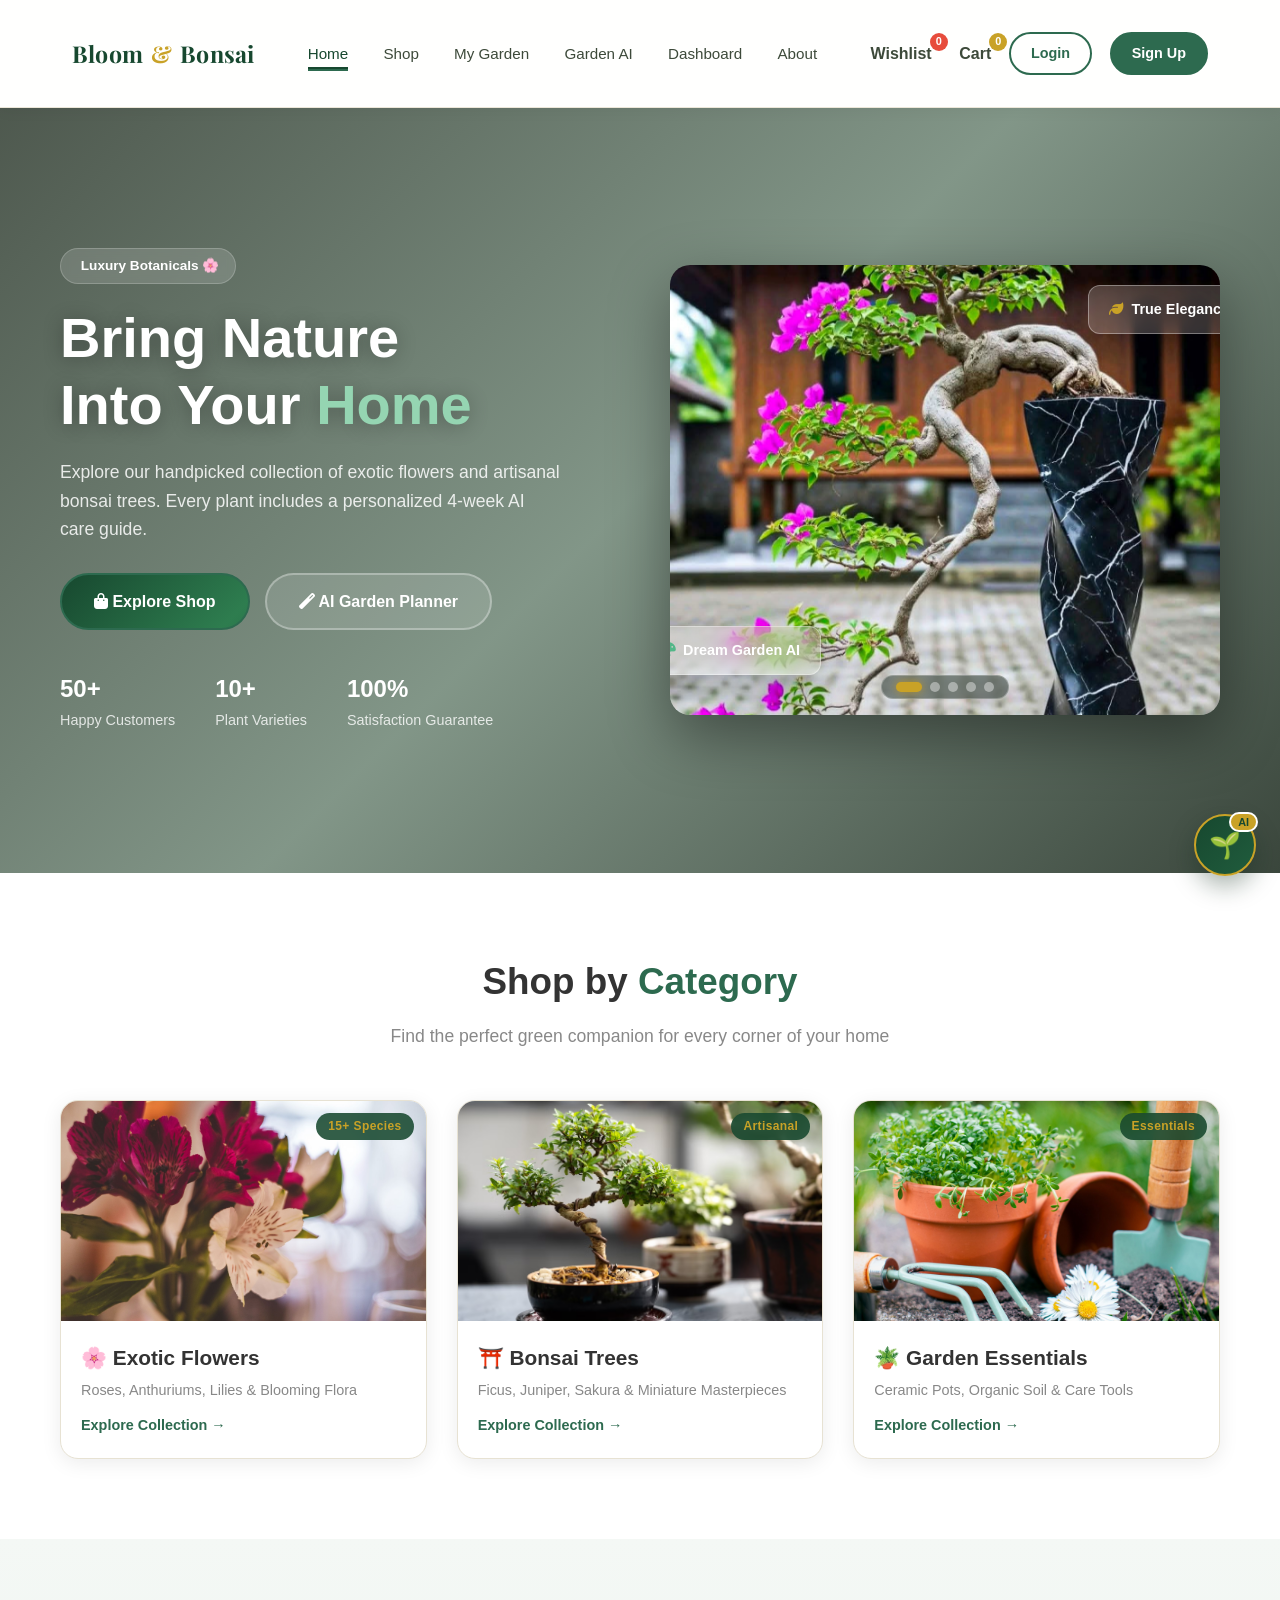
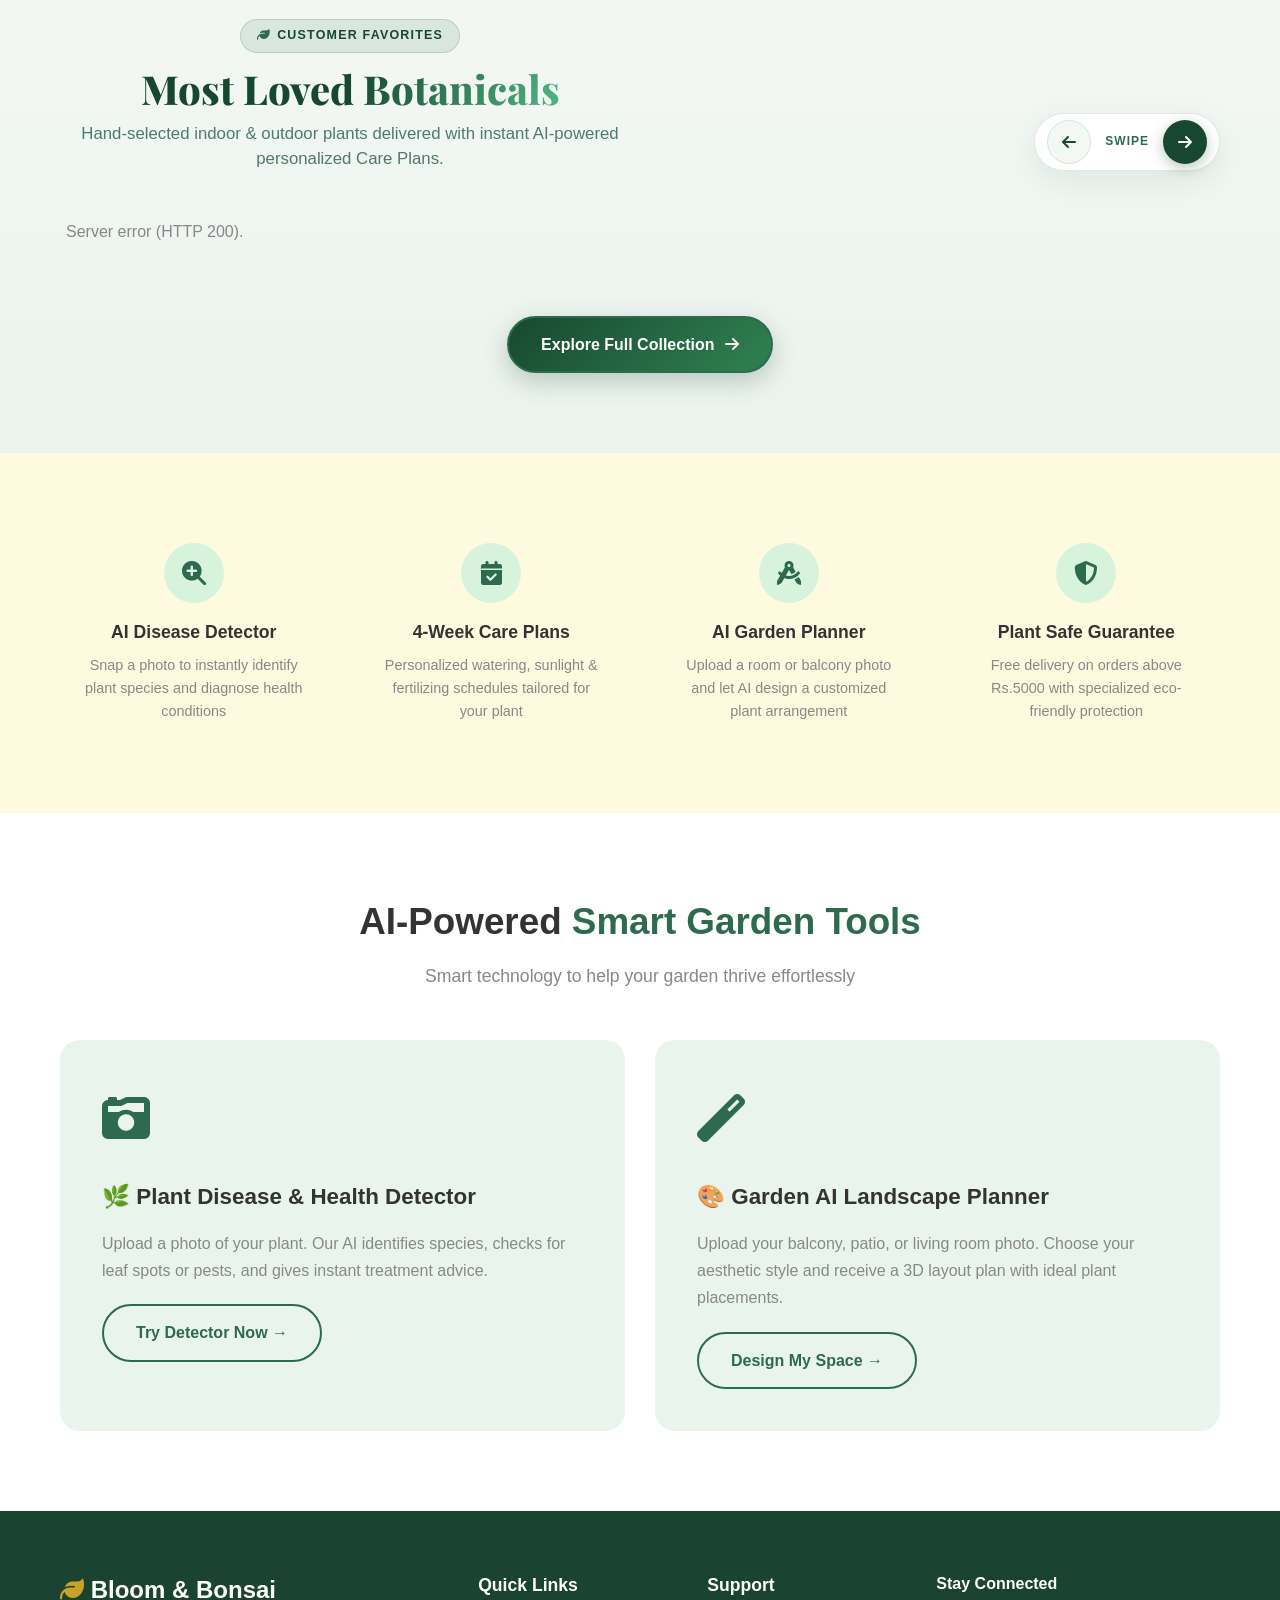
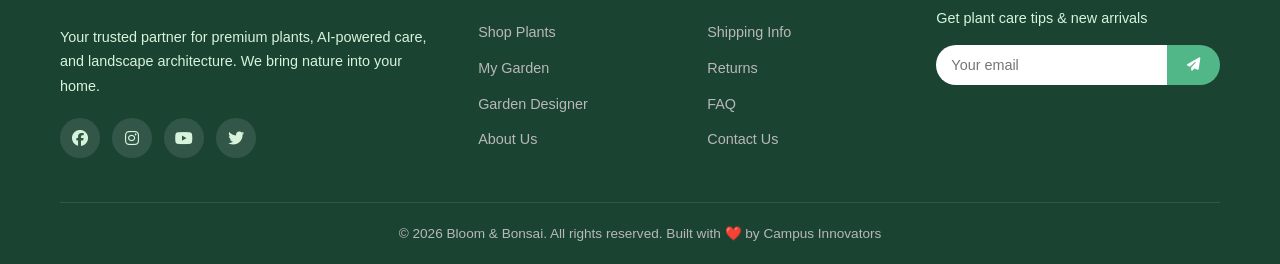
<file: index.html>
<!DOCTYPE html>
<html lang="en">
<head>
    <meta charset="UTF-8">
    <meta name="viewport" content="width=device-width, initial-scale=1.0">
    <title>Bloom & Bonsai — Your Premium Plant Shop & AI Garden Planner</title>
    <link rel="preconnect" href="https://fonts.googleapis.com">
    <link href="https://fonts.googleapis.com/css2?family=Playfair+Display:wght@500;600;700;800&family=Inter:wght@400;500;600;700&display=swap" rel="stylesheet">
    <link rel="stylesheet" href="https://cdnjs.cloudflare.com/ajax/libs/font-awesome/6.5.0/css/all.min.css">
    <link rel="stylesheet" href="style.css?v=44.0">
</head>
<body>

<!-- ========== HEADER / NAVBAR (CENTERED PREMIUM NAVBAR) ========== -->
<header class="navbar premium">
  <div class="nav-inner">
    <a href="index.html" class="logo">Bloom <span>&amp;</span> Bonsai</a>
    <ul class="nav-links" id="navLinks">
      <li><a href="index.html" class="active">Home</a></li>
      <li><a href="shop.html">Shop</a></li>
      <li><a href="mygarden.html">My Garden</a></li>
      <li><a href="gardendesigner.html">Garden AI</a></li>
      <li><a href="dashboard.html">Dashboard</a></li>
      <li><a href="about.html">About</a></li>
    </ul>
    <div class="nav-actions">
      <a href="wishlist.html" class="cart-link" style="margin-right:10px;">Wishlist <span class="cart-badge wishlist-count-badge" id="wishlistCount" style="background:#e74c3c;">0</span></a>
      <a href="cart.html" class="cart-link">Cart <span class="cart-badge" id="cartCount">0</span></a>
      <a href="login.html" class="btn-login" id="loginBtn">Login</a>
      <a href="register.html" class="btn-signup" id="signupBtn">Sign Up</a>
      <div class="user-menu" id="userMenu" style="display:none;align-items:center;gap:10px;">
        <i class="fas fa-user-circle"></i>
        <span id="userName">User</span>
        <a href="#" id="logoutBtn" class="btn-mini" style="font-size:0.8rem;">Logout</a>
      </div>
      <button class="hamburger" id="hamburger" onclick="toggleMenu()"><i class="fas fa-bars"></i></button>
    </div>
  </div>
</header>

<!-- ========== HERO SECTION WITH LUXURY VIDEO BACKGROUND ========== -->
<section class="hero">
    <!-- Background Video -->
    <video autoplay muted loop playsinline id="hero-video">
        <source src="A_breathtaking_luxury_botanica.mp4" type="video/mp4">
        Your browser does not support the video tag.
    </video>

    <!-- Emerald-Gold Dark Overlay -->
    <div class="hero-overlay"></div>

    <div class="container hero-content">
        <div class="hero-text">
            <span class="hero-badge"><i class="fas fa-sparkles"></i> Luxury Botanicals 🌸</span>
            <h1>Bring Nature<br>Into Your <span class="highlight">Home</span></h1>
            <p>Explore our handpicked collection of exotic flowers and artisanal bonsai trees. Every plant includes a personalized 4-week AI care guide.</p>
            <div class="hero-buttons">
                <a href="shop.html" class="btn-primary shimmer-btn"><i class="fas fa-shopping-bag"></i> Explore Shop</a>
                <a href="gardendesigner.html" class="btn-secondary"><i class="fas fa-magic"></i> AI Garden Planner</a>
            </div>
            <div class="hero-stats">
                <div><strong>50+</strong> Happy Customers</div>
                <div><strong>10+</strong> Plant Varieties</div>
                <div><strong>100%</strong> Satisfaction Guarantee</div>
            </div>
        </div>
        <div class="hero-image">
            <div class="hero-img-wrapper">
                <!-- Auto-Sliding Image Slides -->
                <div class="hero-slider-container">
                    <div class="hero-slide active">
                        <img src="WhatsApp Image 2026-09-05 at 11.13.16.jpeg?w=800" alt="Sculpted Juniper Bonsai">
                    </div>
                    <div class="hero-slide">
                        <img src="WhatsApp Image 2026-09-01 at 13.39.02 (2).jpeg?w=800" alt="Ficus Ginseng Bonsai">
                    </div>
                    <div class="hero-slide">
                        <img src="WhatsApp Image 2026-09-01 at 13.39.02.jpeg?w=800" alt="Blooming Red Rose">
                    </div>
                    <div class="hero-slide">
                        <img src="WhatsApp Image 2026-09-01 at 13.39.02 (1).jpeg?w=800" alt="Japanese Evergreen Bonsai">
                    </div>
                    <div class="hero-slide">
                        <img src="WhatsApp Image 2026-09-01 at 13.39.03.jpeg?w=800" alt="Tropical Anthurium">
                    </div>
                </div>

                <!-- Slider Navigation Dots -->
                <div class="hero-slider-dots">
                    <span class="hero-dot active" onclick="setHeroSlide(0)"></span>
                    <span class="hero-dot" onclick="setHeroSlide(1)"></span>
                    <span class="hero-dot" onclick="setHeroSlide(2)"></span>
                    <span class="hero-dot" onclick="setHeroSlide(3)"></span>
                    <span class="hero-dot" onclick="setHeroSlide(4)"></span>
                </div>

                <!-- Floating Accent Badges -->
                <div class="floating-card card-1">
                    <i class="fas fa-leaf" style="color:#c9a227;"></i> True Elegance
                </div>
                <div class="floating-card card-2">
                    <i class="fas fa-palette" style="color:#52B788;"></i> Dream Garden AI
                </div>
            </div>
        </div>
    </div>
</section>

<!-- ========== CATEGORIES SECTION ========== -->
<section class="categories" id="categories">
    <div class="container">
        <div class="section-header">
            <h2>Shop by <span class="highlight">Category</span></h2>
            <p>Find the perfect green companion for every corner of your home</p>
        </div>
        <div class="category-grid">
            <a href="shop.html?cat=flowers" class="category-card">
                <div class="category-img">
                    <img src="flowers.jpg?w=800" alt="Flowers">
                    <span class="cat-badge">15+ Species</span>
                </div>
                <div class="category-info">
                    <h3>🌸 Exotic Flowers</h3>
                    <p>Roses, Anthuriums, Lilies & Blooming Flora</p>
                    <span class="shop-link">Explore Collection →</span>
                </div>
            </a>
            <a href="shop.html?cat=bonsai" class="category-card">
                <div class="category-img">
                    <img src="bonsayi.avif?w=800" alt="Bonsai Trees">
                    <span class="cat-badge">Artisanal</span>
                </div>
                <div class="category-info">
                    <h3>⛩️ Bonsai Trees</h3>
                    <p>Ficus, Juniper, Sakura & Miniature Masterpieces</p>
                    <span class="shop-link">Explore Collection →</span>
                </div>
            </a>
            <a href="shop.html?cat=accessories" class="category-card">
                <div class="category-img">
                    <img src="gardenitems.jpg?w=800" alt="Accessories">
                    <span class="cat-badge">Essentials</span>
                </div>
                <div class="category-info">
                    <h3>🪴 Garden Essentials</h3>
                    <p>Ceramic Pots, Organic Soil & Care Tools</p>
                    <span class="shop-link">Explore Collection →</span>
                </div>
            </a>
        </div>
    </div>
</section>

<!-- ========== FEATURED PLANTS (BEST SELLERS HORIZONTAL SLIDER) ========== -->
<section class="featured" id="best-sellers" style="padding: 80px 0; background: linear-gradient(180deg, #f4f8f5 0%, #ebf3ed 100%); position: relative; overflow: hidden;">
    <div class="container" style="position: relative; z-index: 2;">
        <div class="section-header" style="display:flex;justify-content:space-between;align-items:flex-end;margin-bottom:36px;flex-wrap:wrap;gap:20px;">
            <div style="max-width: 580px;">
                <span class="section-pill" style="display:inline-flex;align-items:center;gap:7px;background:rgba(45,106,79,0.12);color:#17482f;padding:6px 16px;border-radius:50px;font-size:0.78rem;font-weight:700;letter-spacing:1.2px;text-transform:uppercase;margin-bottom:12px;border:1px solid rgba(45,106,79,0.2);">
                    <i class="fas fa-leaf" style="color:#2D6A4F;"></i> Customer Favorites
                </span>
                <h2 style="font-family:'Playfair Display',serif;font-size:2.5rem;font-weight:800;color:#17482f;margin-bottom:8px;line-height:1.2;">
                    Most Loved <span class="highlight" style="background:linear-gradient(120deg,#17482f,#52B788);-webkit-background-clip:text;-webkit-text-fill-color:transparent;">Botanicals</span>
                </h2>
                <p style="color:#52796f;font-size:1.05rem;margin:0;line-height:1.5;">Hand-selected indoor & outdoor plants delivered with instant AI-powered personalized Care Plans.</p>
            </div>
            <div class="slider-control-pill" style="display:flex;align-items:center;gap:10px;background:#ffffff;padding:6px 12px;border-radius:50px;box-shadow:0 10px 30px rgba(23,72,47,0.08);border:1px solid rgba(23,72,47,0.12);margin-left:auto;">
                <button class="slider-btn prev-btn" onclick="slideBestSellers(-1)" aria-label="Previous Products" style="width:44px;height:44px;border-radius:50%;background:#f4f8f5;border:1px solid #d4e4d6;color:#17482f;font-size:1rem;cursor:pointer;display:flex;align-items:center;justify-content:center;transition:all 0.3s ease;">
                    <i class="fas fa-arrow-left"></i>
                </button>
                <span style="font-weight:700;font-size:0.75rem;color:#2D6A4F;padding:0 4px;letter-spacing:1px;user-select:none;">SWIPE</span>
                <button class="slider-btn next-btn" onclick="slideBestSellers(1)" aria-label="Next Products" style="width:44px;height:44px;border-radius:50%;background:#17482f;border:none;color:#ffffff;font-size:1rem;cursor:pointer;display:flex;align-items:center;justify-content:center;box-shadow:0 4px 14px rgba(23,72,47,0.3);transition:all 0.3s ease;">
                    <i class="fas fa-arrow-right"></i>
                </button>
            </div>
        </div>
        <div class="best-sellers-slider-wrapper" style="overflow-x:auto;scroll-behavior:smooth;-webkit-overflow-scrolling:touch;padding:12px 6px 28px;scrollbar-width:none;-ms-overflow-style:none;">
            <div class="product-slider-track" id="featuredProducts" style="display:flex;gap:26px;flex-wrap:nowrap;">
                <!-- Products loaded via JS -->
            </div>
        </div>
        <div class="view-all" style="margin-top:35px;text-align:center;">
            <a href="shop.html" class="btn-primary shimmer-btn" style="padding:14px 32px;font-size:1rem;border-radius:50px;box-shadow:0 8px 25px rgba(23,72,47,0.25);">Explore Full Collection <i class="fas fa-arrow-right" style="margin-left:6px;"></i></a>
        </div>
    </div>
</section>

<!-- ========== FEATURES SECTION ========== -->
<section class="features">
    <div class="container">
        <div class="features-grid">
            <div class="feature-item">
                <div class="feature-icon"><i class="fas fa-search-plus"></i></div>
                <h3>AI Disease Detector</h3>
                <p>Snap a photo to instantly identify plant species and diagnose health conditions</p>
            </div>
            <div class="feature-item">
                <div class="feature-icon"><i class="fas fa-calendar-check"></i></div>
                <h3>4-Week Care Plans</h3>
                <p>Personalized watering, sunlight & fertilizing schedules tailored for your plant</p>
            </div>
            <div class="feature-item">
                <div class="feature-icon"><i class="fas fa-drafting-compass"></i></div>
                <h3>AI Garden Planner</h3>
                <p>Upload a room or balcony photo and let AI design a customized plant arrangement</p>
            </div>
            <div class="feature-item">
                <div class="feature-icon"><i class="fas fa-shield-alt"></i></div>
                <h3>Plant Safe Guarantee</h3>
                <p>Free delivery on orders above Rs.5000 with specialized eco-friendly protection</p>
            </div>
        </div>
    </div>
</section>

<!-- ========== AI TOOLS PREVIEW SECTION ========== -->
<section class="ai-tools">
    <div class="container">
        <div class="section-header">
            <h2>AI-Powered <span class="highlight">Smart Garden Tools</span></h2>
            <p>Smart technology to help your garden thrive effortlessly</p>
        </div>
        <div class="ai-tools-grid">
            <div class="ai-tool-card">
                <div class="ai-tool-img">
                    <i class="fas fa-camera-retro"></i>
                </div>
                <h3>🌿 Plant Disease & Health Detector</h3>
                <p>Upload a photo of your plant. Our AI identifies species, checks for leaf spots or pests, and gives instant treatment advice.</p>
                <a href="mygarden.html" class="btn-secondary">Try Detector Now →</a>
            </div>
            <div class="ai-tool-card">
                <div class="ai-tool-img">
                    <i class="fas fa-magic"></i>
                </div>
                <h3>🎨 Garden AI Landscape Planner</h3>
                <p>Upload your balcony, patio, or living room photo. Choose your aesthetic style and receive a 3D layout plan with ideal plant placements.</p>
                <a href="gardendesigner.html" class="btn-secondary">Design My Space →</a>
            </div>
        </div>
    </div>
</section>

<!-- ========== PRODUCT DETAIL MODAL (CUSTOMER VIEW) ========== -->
<div class="modal-overlay" id="productModal" onclick="if(event.target===this)closeProductModal();">
    <div class="modal-card" style="max-width:800px;position:relative;">
        <button class="modal-close" onclick="closeProductModal()">✕</button>
        <div id="productModalBody"><p style="text-align:center;padding:40px;">Loading plant details...</p></div>
    </div>
</div>

<!-- ========== FOOTER ========== -->
<footer class="footer">
    <div class="container">
        <div class="footer-grid">
            <div class="footer-about">
                <h3><i class="fas fa-leaf" style="color:#c9a227;"></i> Bloom & Bonsai</h3>
                <p>Your trusted partner for premium plants, AI-powered care, and landscape architecture. We bring nature into your home.</p>
                <div class="social-links">
                    <a href="#"><i class="fab fa-facebook"></i></a>
                    <a href="#"><i class="fab fa-instagram"></i></a>
                    <a href="#"><i class="fab fa-youtube"></i></a>
                    <a href="#"><i class="fab fa-twitter"></i></a>
                </div>
            </div>
            <div class="footer-links">
                <h4>Quick Links</h4>
                <ul>
                    <li><a href="shop.html">Shop Plants</a></li>
                    <li><a href="mygarden.html">My Garden</a></li>
                    <li><a href="gardendesigner.html">Garden Designer</a></li>
                    <li><a href="about.html">About Us</a></li>
                </ul>
            </div>
            <div class="footer-links">
                <h4>Support</h4>
                <ul>
                    <li><a href="#">Shipping Info</a></li>
                    <li><a href="#">Returns</a></li>
                    <li><a href="#">FAQ</a></li>
                    <li><a href="#">Contact Us</a></li>
                </ul>
            </div>
            <div class="footer-newsletter">
                <h4>Stay Connected</h4>
                <p>Get plant care tips & new arrivals</p>
                <form class="newsletter-form">
                    <input type="email" placeholder="Your email" required>
                    <button type="submit"><i class="fas fa-paper-plane"></i></button>
                </form>
            </div>
        </div>
        <div class="footer-bottom">
            <p>&copy; 2026 Bloom & Bonsai. All rights reserved. Built with ❤️ by Campus Innovators</p>
        </div>
    </div>
</footer>

<script src="script.js?v=44.0"></script>
</body>
</html>
</file>
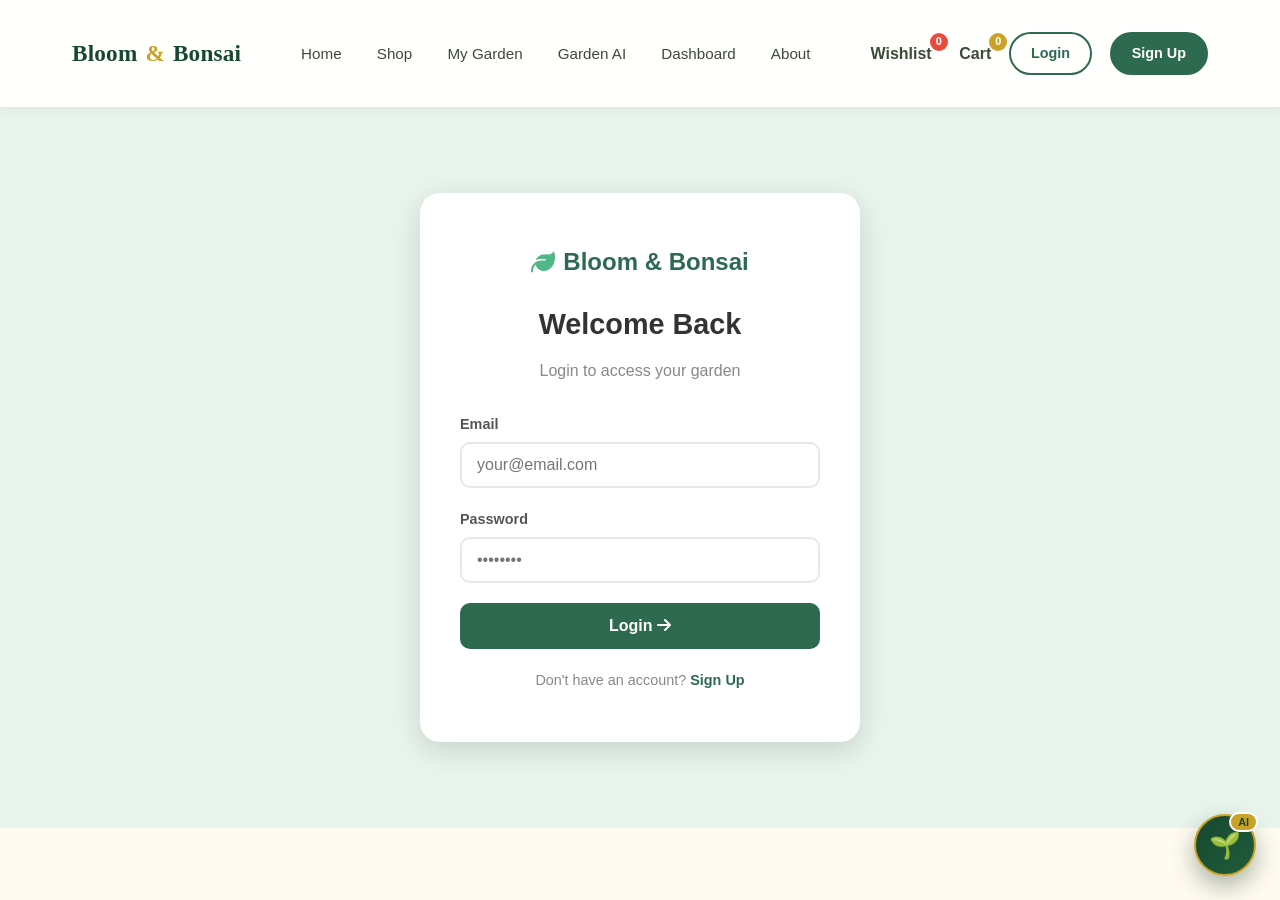
<file: admin_dash.html>
<!DOCTYPE html>
<html lang="en">
<head>
    <meta charset="UTF-8">
    <meta name="viewport" content="width=device-width, initial-scale=1.0">
    <title>Admin Dashboard — Bloom & Bonsai</title>
    <link rel="stylesheet" href="https://cdnjs.cloudflare.com/ajax/libs/font-awesome/6.5.0/css/all.min.css">
    <link rel="stylesheet" href="style.css?v=44.0">
    <style>
        .admin-action-btn {
            padding: 6px 12px;
            border-radius: 6px;
            font-size: 0.8rem;
            font-weight: 600;
            cursor: pointer;
            border: none;
            margin-right: 4px;
            transition: 0.2s;
        }
        .btn-edit { background: #17482f; color: #fff; }
        .btn-edit:hover { background: #0e2a1a; }
        .btn-delete { background: #dc3545; color: #fff; }
        .btn-delete:hover { background: #b02a37; }
        
        /* Edit Modal */
        .modal-overlay {
            position: fixed; inset: 0; background: rgba(0,0,0,0.6); backdrop-filter: blur(4px);
            display: flex; align-items: center; justify-content: center; z-index: 1000; padding: 20px;
        }
        .modal-card {
            background: #fff; border-radius: 18px; max-width: 750px; width: 100%; max-height: 90vh;
            overflow-y: auto; padding: 25px; position: relative; box-shadow: 0 15px 40px rgba(0,0,0,0.2);
        }
        .modal-close {
            position: absolute; top: 15px; right: 15px; background: #f0f0f0; border: none;
            width: 32px; height: 32px; border-radius: 50%; cursor: pointer; font-weight: bold;
        }
        .form-row { display: grid; grid-template-columns: 1fr 1fr; gap: 15px; }
        @media(max-width: 600px) { .form-row { grid-template-columns: 1fr; } }
        
        .stat-card-btn {
            border: 1px solid #e7e2d3;
            border-radius: 16px;
            transition: transform 0.25s cubic-bezier(0.16, 1, 0.3, 1), box-shadow 0.25s ease, border-color 0.25s ease !important;
        }
        .stat-card-btn:hover {
            transform: translateY(-5px) scale(1.02);
            box-shadow: 0 12px 28px rgba(14, 42, 26, 0.12) !important;
            border-color: #52B788 !important;
        }
        .stat-card-btn:active {
            transform: translateY(-1px) scale(0.99);
        }
    </style>
</head>
<body>
<div class="admin-page">
    <!-- SIDEBAR -->
    <aside class="admin-sidebar">
        <a href="index.html" class="logo"><i class="fas fa-leaf"></i> Bloom & Bonsai</a>
        <nav class="admin-nav">
            <a href="#" id="nav-dashboard" class="active" onclick="showAdminSection('dashboard');return false;">
                <i class="fas fa-chart-bar"></i> Dashboard
            </a>
            <a href="#" id="nav-products" onclick="showAdminSection('products');return false;">
                <i class="fas fa-seedling"></i> Products
            </a>
            <a href="#" id="nav-addProduct" onclick="showAdminSection('addProduct');return false;">
                <i class="fas fa-plus-circle"></i> Add Product
            </a>
            <a href="#" id="nav-orders" onclick="showAdminSection('orders');return false;">
                <i class="fas fa-truck"></i> Orders
            </a>
            <a href="#" id="nav-customers" onclick="showAdminSection('customers');return false;">
                <i class="fas fa-users"></i> Registered Customers
            </a>
            <a href="#" id="nav-cancelled" onclick="showAdminSection('cancelled');return false;">
                <i class="fas fa-ban"></i> Cancelled Orders
            </a>
            <a href="index.html">
                <i class="fas fa-store"></i> View Site
            </a>
            <a href="#" onclick="handleLogout();return false;" style="margin-top:auto;">
                <i class="fas fa-sign-out-alt"></i> Logout
            </a>
        </nav>
    </aside>

    <!-- MAIN -->
    <main class="admin-main" id="adminMain">
        <!-- Dashboard Section -->
        <div id="section-dashboard">
            <!-- Header with Real-Time Live Clock Tracking -->
            <div class="admin-header" style="display:flex;justify-content:space-between;align-items:center;flex-wrap:wrap;gap:12px;margin-bottom:24px;background:#fff;padding:18px 24px;border-radius:18px;border:1px solid #e7e2d3;box-shadow:0 4px 18px rgba(14,42,26,0.03);">
                <div>
                    <h1 style="margin:0;font-size:1.75rem;color:#17482f;font-family:'Playfair Display',serif;">📊 Dashboard Overview</h1>
                    <div id="realtimeClockWidget" style="color:#2e7d4f;font-size:0.9rem;font-weight:600;margin-top:4px;display:flex;align-items:center;gap:6px;">
                        <i class="far fa-clock"></i> <span id="clockDateTimeText">Loading real-time clock tracking...</span>
                    </div>
                </div>
                <div style="text-align:right;">
                    <span style="font-size:0.95rem;color:#555;">Welcome, <strong id="adminName" style="color:#17482f;">Admin</strong></span>
                    <div style="font-size:0.78rem;color:#2e7d32;font-weight:700;margin-top:2px;">● System Status: Online &amp; Tracking Live</div>
                </div>
            </div>

            <!-- Interactive Metric Stat Card Buttons -->
            <div class="admin-stats" id="adminStats">
                <div class="stat-card stat-card-btn" onclick="showAdminSection('products')" title="Click to view plant inventory" style="cursor:pointer;transition:all 0.25s ease;position:relative;">
                    <div class="stat-icon green"><i class="fas fa-seedling"></i></div>
                    <div class="stat-info">
                        <h3 id="statProducts">0</h3>
                        <p>Total Plants</p>
                    </div>
                    <span class="stat-click-hint" style="position:absolute;bottom:8px;right:12px;font-size:0.72rem;color:#17482f;font-weight:700;background:#e8f5e9;padding:2px 8px;border-radius:999px;">View ➔</span>
                </div>

                <div class="stat-card stat-card-btn" onclick="showAdminSection('orders')" title="Click to view order management" style="cursor:pointer;transition:all 0.25s ease;position:relative;">
                    <div class="stat-icon blue"><i class="fas fa-shopping-bag"></i></div>
                    <div class="stat-info">
                        <h3 id="statOrders">0</h3>
                        <p>Orders</p>
                    </div>
                    <span class="stat-click-hint" style="position:absolute;bottom:8px;right:12px;font-size:0.72rem;color:#2980b9;font-weight:700;background:#ebf5fb;padding:2px 8px;border-radius:999px;">View ➔</span>
                </div>

                <div class="stat-card stat-card-btn" onclick="showAdminSection('customers')" title="Click to manage registered customers" style="cursor:pointer;transition:all 0.25s ease;position:relative;">
                    <div class="stat-icon orange"><i class="fas fa-users"></i></div>
                    <div class="stat-info">
                        <h3 id="statUsers">0</h3>
                        <p>Customers</p>
                    </div>
                    <span class="stat-click-hint" style="position:absolute;bottom:8px;right:12px;font-size:0.72rem;color:#d35400;font-weight:700;background:#fef5e7;padding:2px 8px;border-radius:999px;">Manage ➔</span>
                </div>

                <div class="stat-card stat-card-btn" onclick="showAdminSection('orders')" title="Click to view revenue breakdown" style="cursor:pointer;transition:all 0.25s ease;position:relative;">
                    <div class="stat-icon purple"><i class="fas fa-rupee-sign"></i></div>
                    <div class="stat-info">
                        <h3 id="statRevenue">Rs 0</h3>
                        <p>Revenue</p>
                    </div>
                    <span class="stat-click-hint" style="position:absolute;bottom:8px;right:12px;font-size:0.72rem;color:#8e44ad;font-weight:700;background:#f5eeed;padding:2px 8px;border-radius:999px;">Sales ➔</span>
                </div>
            </div>

            <!-- Quick Category Management Shortcuts -->
            <div style="background:#fff;border:1px solid #e7e2d3;border-radius:18px;padding:20px;margin-top:20px;box-shadow:0 6px 20px rgba(0,0,0,0.03);">
                <div style="display:flex;justify-content:space-between;align-items:center;margin-bottom:14px;flex-wrap:wrap;gap:10px;">
                    <h3 style="font-family:'Playfair Display',serif;color:#17482f;margin:0;font-size:1.25rem;">
                        🏷️ Category-Wise Inventory Quick Access
                    </h3>
                    <span style="font-size:0.85rem;color:#7c8878;font-weight:600;">1-Click Direct Category Table Access</span>
                </div>
                <div style="display:grid;grid-template-columns:repeat(auto-fit,minmax(220px,1fr));gap:14px;">
                    <div onclick="showAdminCategory('Flowers')" style="background:#fce4ec;border:1.5px solid #f8bbd0;border-radius:14px;padding:16px;cursor:pointer;transition:0.2s;" onmouseover="this.style.transform='translateY(-2px)'" onmouseout="this.style.transform='none'">
                        <div style="display:flex;align-items:center;justify-content:space-between;">
                            <span style="font-size:1.8rem;">🌸</span>
                            <span style="background:#c2185b;color:#fff;padding:2px 10px;border-radius:999px;font-size:0.75rem;font-weight:800;" id="dashFlowersCount">Flowers</span>
                        </div>
                        <b style="color:#c2185b;font-size:1.1rem;display:block;margin-top:8px;">Flowers Category</b>
                        <small style="color:#880e4f;font-weight:600;">Manage Rose, Jasmine & Flowering Plants ➔</small>
                    </div>

                    <div onclick="showAdminCategory('Bonsai Trees')" style="background:#e8f5e9;border:1.5px solid #c8e6c9;border-radius:14px;padding:16px;cursor:pointer;transition:0.2s;" onmouseover="this.style.transform='translateY(-2px)'" onmouseout="this.style.transform='none'">
                        <div style="display:flex;align-items:center;justify-content:space-between;">
                            <span style="font-size:1.8rem;">🌲</span>
                            <span style="background:#2e7d4f;color:#fff;padding:2px 10px;border-radius:999px;font-size:0.75rem;font-weight:800;" id="dashBonsaiCount">Bonsai</span>
                        </div>
                        <b style="color:#2e7d4f;font-size:1.1rem;display:block;margin-top:8px;">Bonsai Trees Category</b>
                        <small style="color:#1b5e20;font-weight:600;">Manage Ficus, Maple & Mini Bonsai ➔</small>
                    </div>

                    <div onclick="showAdminCategory('Accessories')" style="background:#fff8e1;border:1.5px solid #ffe082;border-radius:14px;padding:16px;cursor:pointer;transition:0.2s;" onmouseover="this.style.transform='translateY(-2px)'" onmouseout="this.style.transform='none'">
                        <div style="display:flex;align-items:center;justify-content:space-between;">
                            <span style="font-size:1.8rem;">🪴</span>
                            <span style="background:#f57f17;color:#fff;padding:2px 10px;border-radius:999px;font-size:0.75rem;font-weight:800;" id="dashAccessoriesCount">Accessories</span>
                        </div>
                        <b style="color:#f57f17;font-size:1.1rem;display:block;margin-top:8px;">Accessories Category</b>
                        <small style="color:#e65100;font-weight:600;">Manage Pots, Shears, Fertilizer & Soil ➔</small>
                    </div>
                </div>
            </div>

            <!-- Active Store Promo Codes & Discounts Panel -->
            <div style="background:#fff;border:1px solid #e7e2d3;border-radius:18px;padding:22px;margin-top:20px;box-shadow:0 6px 20px rgba(0,0,0,0.03);">
                <div style="display:flex;justify-content:space-between;align-items:center;flex-wrap:wrap;gap:12px;margin-bottom:16px;">
                    <h3 style="font-family:'Playfair Display',serif;color:#17482f;margin:0;font-size:1.3rem;display:flex;align-items:center;gap:8px;">
                        🎟️ Store Promo Codes & Discount Coupons
                    </h3>
                    <button onclick="openAddCouponModal()" style="background:#17482f;color:#fff;border:none;padding:8px 18px;border-radius:999px;font-weight:700;font-size:0.85rem;cursor:pointer;display:inline-flex;align-items:center;gap:6px;box-shadow:0 4px 12px rgba(23,72,47,0.2);">
                        <i class="fas fa-plus-circle"></i> + Add New Coupon
                    </button>
                </div>
                <div id="adminCouponsGrid" style="display:grid;grid-template-columns:repeat(auto-fill,minmax(250px,1fr));gap:14px;">
                    <p style="color:#777;margin:0;">Loading active coupons...</p>
                </div>
            </div>

            <!-- ⚠️ LOW STOCK EMERGENCY ALERT & INVENTORY RESTOCK WARNING -->
            <div id="lowStockWidget" style="background:#fff0f0;border:1px solid #f5c6cb;border-radius:18px;padding:20px;margin-top:20px;box-shadow:0 6px 20px rgba(192,57,43,0.06);">
                <div style="display:flex;justify-content:space-between;align-items:center;flex-wrap:wrap;gap:12px;margin-bottom:14px;">
                    <h3 style="font-family:'Playfair Display',serif;color:#c0392b;margin:0;display:flex;align-items:center;gap:8px;font-size:1.25rem;">
                        ⚠️ Emergency Inventory Alerts (<span id="lowStockAlertCount">0</span> Plants Low in Stock)
                    </h3>
                    <button onclick="filterLowStockProducts()" style="background:#c0392b;color:#fff;border:none;padding:8px 18px;border-radius:999px;font-weight:700;font-size:0.82rem;cursor:pointer;box-shadow:0 4px 12px rgba(192,57,43,0.2);">
                        <i class="fas fa-boxes"></i> View Restock List
                    </button>
                </div>
                <div id="lowStockItemsGrid" style="display:grid;grid-template-columns:repeat(auto-fill,minmax(260px,1fr));gap:12px;">
                    <p style="color:#777;margin:0;">Checking stock levels...</p>
                </div>
            </div>

            <!-- 📈 SALES REVENUE & CATEGORY BREAKDOWN CHARTS -->
            <div style="background:#fff;border:1px solid #e7e2d3;border-radius:18px;padding:24px;margin-top:20px;box-shadow:0 6px 20px rgba(0,0,0,0.03);">
                <div style="display:flex;justify-content:space-between;align-items:center;margin-bottom:18px;">
                    <h3 style="font-family:'Playfair Display',serif;color:#17482f;margin:0;font-size:1.3rem;">
                        📈 Category Sales Revenue Distribution
                    </h3>
                    <span style="font-size:0.85rem;color:#7c8878;font-weight:600;">Real-time Performance Breakdown</span>
                </div>
                <div id="categoryRevenueChart" style="display:flex;flex-direction:column;gap:16px;">
                    <p style="color:#777;margin:0;">Loading revenue distribution...</p>
                </div>
            </div>
        </div>

        <!-- Products Section -->
        <div id="section-products" style="display:none;">
            <div class="admin-header" style="margin-bottom:16px;">
                <div>
                    <h1>🌱 Inventory & Product Catalog</h1>
                    <span style="color:#7c8878;font-size:0.9rem;">Organized by botanical categories (Flowers, Bonsai Trees, Accessories)</span>
                </div>
                <button class="btn-primary" onclick="showAdminSection('addProduct')">+ Add New Product</button>
            </div>
            
            <!-- Category Filter Tabs Bar -->
            <div id="adminCategoryTabs" style="display:flex;gap:10px;margin-bottom:20px;flex-wrap:wrap;align-items:center;"></div>

            <!-- Category Divided Tables Container -->
            <div id="adminProductsCategoryContainer"></div>
        </div>

        <!-- Add Product Section -->
        <div id="section-addProduct" style="display:none;">
            <div class="admin-header">
                <h1 id="addProductHeading">➕ Add New Product</h1>
            </div>
            <div class="admin-form-card">
                <form onsubmit="addProduct(event)">
                    <!-- STEP 1: Select Category FIRST -->
                    <div style="background:#f4f8f5;border:1.5px solid #17482f;border-radius:14px;padding:16px;margin-bottom:20px;box-shadow:0 4px 12px rgba(23,72,47,0.05);">
                        <label style="font-weight:700;font-size:1.05rem;color:#17482f;display:block;margin-bottom:6px;">
                            🏷️ STEP 1: Select Item Category First *
                        </label>
                        <span style="font-size:0.82rem;color:#555;display:block;margin-bottom:10px;">
                            Choosing Accessories automatically adjusts form fields by hiding plant-specific specs and care plans!
                        </span>
                        <select id="productCategory" required onchange="onAdminCategorySelectChange(this.value, 'add')" style="width:100%;padding:12px;border-radius:10px;border:1.5px solid #17482f;font-weight:700;font-size:1rem;color:#17482f;background:#fff;cursor:pointer;">
                            <option value="1">🌸 Flowers</option>
                            <option value="2">🌲 Bonsai Trees</option>
                            <option value="3">🪴 Accessories</option>
                        </select>
                    </div>

                    <div class="form-row">
                        <div class="form-group" style="flex:1;">
                            <label id="productNameLabel">Plant / Item Name *</label>
                            <input type="text" id="productName" required placeholder="e.g. Red Rose or Pruning Shears">
                        </div>
                        <div class="form-group" id="productScientificGroup" style="flex:1;">
                            <label>Scientific Name</label>
                            <input type="text" id="productScientific" placeholder="e.g. Rosa × hybrida">
                        </div>
                    </div>

                    <div class="form-row">
                        <div class="form-group">
                            <label>Badge (optional)</label>
                            <input type="text" id="productBadge" placeholder="e.g. Bestseller, New, Sale">
                        </div>
                        <div class="form-group" id="productCareLevelGroup">
                            <label>Care Level</label>
                            <select id="productCareLevel">
                                <option value="Easy">Easy</option>
                                <option value="Moderate" selected>Moderate</option>
                                <option value="Expert">Expert</option>
                            </select>
                        </div>
                    </div>

                    <div class="form-row">
                        <div class="form-group">
                            <label>Price (Rs) *</label>
                            <input type="number" step="0.01" id="productPrice" required placeholder="e.g. 299">
                        </div>
                        <div class="form-group">
                            <label>Original Price (Rs)</label>
                            <input type="number" step="0.01" id="productOldPrice" placeholder="e.g. 399">
                        </div>
                    </div>

                    <div class="form-row">
                        <div class="form-group">
                            <label>Stock Quantity</label>
                            <input type="number" id="productStock" value="10" placeholder="10">
                        </div>
                    </div>

                    <div class="form-group" style="background:#f4f8f5;border:1px dashed #2e7d4f;border-radius:14px;padding:16px;margin-bottom:18px;">
                        <label style="color:#17482f;font-weight:700;font-size:1.05rem;margin-bottom:10px;display:block;">📸 Upload Plant Photos (.jpg, .png, .webp)</label>
                        
                        <div style="display:grid;grid-template-columns:repeat(auto-fit,minmax(200px,1fr));gap:14px;">
                            <!-- Main Photo Upload -->
                            <div style="background:#fff;border:1px solid #dcdcdc;border-radius:12px;padding:10px;text-align:center;">
                                <label style="font-weight:600;font-size:0.85rem;color:#333;display:block;margin-bottom:6px;">Main Plant Photo *</label>
                                <div id="previewMainWrapper" style="margin-bottom:8px;display:none;">
                                    <img id="previewMain" src="" style="width:100%;height:100px;object-fit:cover;border-radius:8px;">
                                </div>
                                <input type="file" accept="image/*" onchange="handleAdminFileUpload(this, 'productImage', 'previewMain', 'previewMainWrapper')" style="width:100%;font-size:0.8rem;">
                                <input type="hidden" id="productImage">
                                <small style="color:#777;font-size:0.75rem;display:block;margin-top:4px;">Upload JPG / PNG from device</small>
                            </div>

                            <!-- Photo 2 Upload -->
                            <div style="background:#fff;border:1px solid #dcdcdc;border-radius:12px;padding:10px;text-align:center;">
                                <label style="font-weight:600;font-size:0.85rem;color:#333;display:block;margin-bottom:6px;">Photo 2 (Close-up)</label>
                                <div id="previewImg2Wrapper" style="margin-bottom:8px;display:none;">
                                    <img id="previewImg2" src="" style="width:100%;height:100px;object-fit:cover;border-radius:8px;">
                                </div>
                                <input type="file" accept="image/*" onchange="handleAdminFileUpload(this, 'productImage2', 'previewImg2', 'previewImg2Wrapper')" style="width:100%;font-size:0.8rem;">
                                <input type="hidden" id="productImage2">
                                <small style="color:#777;font-size:0.75rem;display:block;margin-top:4px;">Upload JPG / PNG from device</small>
                            </div>

                            <!-- Photo 3 Upload -->
                            <div style="background:#fff;border:1px solid #dcdcdc;border-radius:12px;padding:10px;text-align:center;">
                                <label style="font-weight:600;font-size:0.85rem;color:#333;display:block;margin-bottom:6px;">Photo 3 (Pot / Leaves)</label>
                                <div id="previewImg3Wrapper" style="margin-bottom:8px;display:none;">
                                    <img id="previewImg3" src="" style="width:100%;height:100px;object-fit:cover;border-radius:8px;">
                                </div>
                                <input type="file" accept="image/*" onchange="handleAdminFileUpload(this, 'productImage3', 'previewImg3', 'previewImg3Wrapper')" style="width:100%;font-size:0.8rem;">
                                <input type="hidden" id="productImage3">
                                <small style="color:#777;font-size:0.75rem;display:block;margin-top:4px;">Upload JPG / PNG from device</small>
                            </div>
                        </div>
                    </div>

                    <div class="form-group">
                        <label>Description</label>
                        <textarea id="productDescription" rows="3" placeholder="Detailed description of the plant or accessory..."></textarea>
                    </div>

                    <div id="productPlantDetailsSec">
                        <div class="form-row">
                            <div class="form-group">
                                <label>Plant Age</label>
                                <input type="text" id="productAge" placeholder="e.g. 1-2 years">
                            </div>
                            <div class="form-group">
                                <label>Max Height</label>
                                <input type="text" id="productHeight" placeholder="e.g. 30 - 45 cm">
                            </div>
                        </div>

                        <div class="form-row">
                            <div class="form-group">
                                <label>Light Needs</label>
                                <input type="text" id="productLight" placeholder="e.g. Bright indirect light">
                            </div>
                            <div class="form-group">
                                <label>Water Needs</label>
                                <input type="text" id="productWater" placeholder="e.g. Water when top soil is dry">
                            </div>
                        </div>
                    </div>

                    <!-- 4-Week Care Plan Builder -->
                    <div id="productCarePlanSec" style="background:#faf8f3;border:1px solid #e7e2d3;border-radius:14px;padding:18px;margin:18px 0;">
                        <h3 style="font-family:'Playfair Display',serif;color:#17482f;margin-bottom:12px;font-size:1.1rem;">
                            📅 4-Week Botanical Care Plan Setup
                        </h3>
                        <div class="form-group" style="margin-bottom:10px;">
                            <label style="font-weight:600;font-size:0.85rem;">Week 1 Tasks (Acclimation & Hydration)</label>
                            <textarea id="productCareWeek1" rows="2" placeholder="e.g. Keep in bright indirect sunlight. Water thoroughly until water drains."></textarea>
                        </div>
                        <div class="form-group" style="margin-bottom:10px;">
                            <label style="font-weight:600;font-size:0.85rem;">Week 2 Tasks (Root & Moisture Check)</label>
                            <textarea id="productCareWeek2" rows="2" placeholder="e.g. Check soil moisture 2 inches deep. Mist foliage 3 times per week."></textarea>
                        </div>
                        <div class="form-group" style="margin-bottom:10px;">
                            <label style="font-weight:600;font-size:0.85rem;">Week 3 Tasks (Nutrient Boosting & Pruning)</label>
                            <textarea id="productCareWeek3" rows="2" placeholder="e.g. Apply organic liquid fertilizer diluted to half strength. Prune yellow leaves."></textarea>
                        </div>
                        <div class="form-group" style="margin-bottom:0;">
                            <label style="font-weight:600;font-size:0.85rem;">Week 4 Tasks (Full Maintenance Schedule)</label>
                            <textarea id="productCareWeek4" rows="2" placeholder="e.g. Establish regular weekly watering schedule. Inspect leaf undersides for pests."></textarea>
                        </div>
                    </div>

                    <button type="submit" class="auth-btn" style="max-width:220px;margin-top:10px;">Save New Product</button>
                </form>
            </div>
        </div>

        <!-- Orders Section -->
        <div id="section-orders" style="display:none;">
            <div class="admin-header">
                <h1>📦 Customer Orders & Fulfillments</h1>
                <span style="color:#7c8878;font-size:0.9rem;">View customer delivery addresses, ordered items & update shipping status</span>
            </div>
            <div class="admin-table">
                <table>
                    <thead>
                        <tr>
                            <th>Order ID</th>
                            <th>Customer & Contact</th>
                            <th>Delivery Address</th>
                            <th>Ordered Items</th>
                            <th>Total</th>
                            <th>Status</th>
                            <th>Date</th>
                            <th>Update Status</th>
                        </tr>
                    </thead>
                    <tbody id="adminOrdersTable"></tbody>
                </table>
            </div>
        </div>

        <!-- Registered Customers Section -->
        <div id="section-customers" style="display:none;">
            <div class="admin-header">
                <h1>👥 Registered Customers</h1>
                <span style="color:#7c8878;font-size:0.9rem;">Manage user accounts, roles & order totals</span>
            </div>
            <div class="admin-table">
                <table>
                    <thead>
                        <tr>
                            <th>User ID</th><th>Name</th><th>Email</th><th>Phone</th><th>Role</th><th>Joined Date</th><th>Total Orders</th><th>Actions</th>
                        </tr>
                    </thead>
                    <tbody id="adminCustomersTable"></tbody>
                </table>
            </div>
        </div>

        <!-- Cancelled Orders Section -->
        <div id="section-cancelled" style="display:none;">
            <div class="admin-header">
                <h1>🚫 Cancelled Orders History</h1>
                <span style="color:#c0392b;font-size:0.9rem;font-weight:600;">Orders cancelled by customers within the 24-hour window</span>
            </div>
            <div class="admin-table">
                <table>
                    <thead>
                        <tr>
                            <th>Order ID</th><th>Customer</th><th>Items</th><th>Total</th><th>Status</th><th>Cancelled Date</th><th>Actions</th>
                        </tr>
                    </thead>
                    <tbody id="adminCancelledOrdersTable"></tbody>
                </table>
            </div>
        </div>
    </main>
</div>

<!-- EDIT PRODUCT MODAL -->
<div class="modal-overlay" id="editModalOverlay" style="display:none;">
    <div class="modal-card">
        <button class="modal-close" onclick="closeEditModal()">✕</button>
        <h2 style="font-family:'Playfair Display',serif;color:#17482f;margin-bottom:15px;">✏️ Edit Product Details</h2>
        <form onsubmit="saveProductEdit(event)">
            <input type="hidden" id="editId">
            <div class="form-row">
                    <div class="form-group" style="flex:1;">
                        <label>Plant / Item Name *</label>
                        <input type="text" id="editName" required>
                    </div>
                    <div class="form-group" id="editScientificGroup" style="flex:1;">
                        <label>Scientific Name</label>
                        <input type="text" id="editScientific">
                    </div>
                </div>

                <div class="form-row">
                    <div class="form-group">
                        <label>Category *</label>
                        <select id="editCategory" required onchange="toggleCategoryPlantFields(this.value, 'edit')">
                            <option value="1">🌸 Flowers</option>
                            <option value="2">🌲 Bonsai Trees</option>
                            <option value="3">🪴 Accessories</option>
                        </select>
                    </div>
                    <div class="form-group">
                        <label>Badge</label>
                        <input type="text" id="editBadge">
                    </div>
                </div>

                <div class="form-row">
                    <div class="form-group">
                        <label>Price (Rs) *</label>
                        <input type="number" step="0.01" id="editPrice" required>
                    </div>
                    <div class="form-group">
                        <label>Original Price (Rs)</label>
                        <input type="number" step="0.01" id="editOldPrice">
                    </div>
                </div>

                <div class="form-row">
                    <div class="form-group">
                        <label>Stock Quantity</label>
                        <input type="number" id="editStock">
                    </div>
                    <div class="form-group" id="editCareLevelGroup">
                        <label>Care Level</label>
                        <select id="editCareLevel">
                            <option value="Easy">Easy</option>
                            <option value="Moderate">Moderate</option>
                            <option value="Expert">Expert</option>
                        </select>
                    </div>
                </div>

                <div class="form-group" style="background:#f4f8f5;border:1px dashed #2e7d4f;border-radius:14px;padding:16px;margin-bottom:18px;">
                    <label style="color:#17482f;font-weight:700;font-size:1.05rem;margin-bottom:10px;display:block;">📸 Update Plant / Item Photos (.jpg, .png, .webp)</label>
                    
                    <div style="display:grid;grid-template-columns:repeat(auto-fit,minmax(200px,1fr));gap:14px;">
                        <!-- Edit Main Photo Upload -->
                        <div style="background:#fff;border:1px solid #dcdcdc;border-radius:12px;padding:10px;text-align:center;">
                            <label style="font-weight:600;font-size:0.85rem;color:#333;display:block;margin-bottom:6px;">Main Photo</label>
                            <div id="editPreviewMainWrapper" style="margin-bottom:8px;display:none;">
                                <img id="editPreviewMain" src="" style="width:100%;height:90px;object-fit:cover;border-radius:8px;">
                            </div>
                            <input type="file" accept="image/*" onchange="handleAdminFileUpload(this, 'editImage', 'editPreviewMain', 'editPreviewMainWrapper')" style="width:100%;font-size:0.78rem;">
                            <input type="hidden" id="editImage">
                        </div>

                        <!-- Edit Photo 2 Upload -->
                        <div style="background:#fff;border:1px solid #dcdcdc;border-radius:12px;padding:10px;text-align:center;">
                            <label style="font-weight:600;font-size:0.85rem;color:#333;display:block;margin-bottom:6px;">Photo 2 (Detail)</label>
                            <div id="editPreviewImg2Wrapper" style="margin-bottom:8px;display:none;">
                                <img id="editPreviewImg2" src="" style="width:100%;height:90px;object-fit:cover;border-radius:8px;">
                            </div>
                            <input type="file" accept="image/*" onchange="handleAdminFileUpload(this, 'editImage2', 'editPreviewImg2', 'editPreviewImg2Wrapper')" style="width:100%;font-size:0.78rem;">
                            <input type="hidden" id="editImage2">
                        </div>

                        <!-- Edit Photo 3 Upload -->
                        <div style="background:#fff;border:1px solid #dcdcdc;border-radius:12px;padding:10px;text-align:center;">
                            <label style="font-weight:600;font-size:0.85rem;color:#333;display:block;margin-bottom:6px;">Photo 3 (Angle)</label>
                            <div id="editPreviewImg3Wrapper" style="margin-bottom:8px;display:none;">
                                <img id="editPreviewImg3" src="" style="width:100%;height:90px;object-fit:cover;border-radius:8px;">
                            </div>
                            <input type="file" accept="image/*" onchange="handleAdminFileUpload(this, 'editImage3', 'editPreviewImg3', 'editPreviewImg3Wrapper')" style="width:100%;font-size:0.78rem;">
                            <input type="hidden" id="editImage3">
                        </div>
                    </div>
                </div>

                <div class="form-group">
                    <label>Description</label>
                    <textarea id="editDescription" rows="3"></textarea>
                </div>

                <div id="editPlantDetailsSec">
                    <div class="form-row">
                        <div class="form-group">
                            <label>Plant Age</label>
                            <input type="text" id="editAge">
                        </div>
                        <div class="form-group">
                            <label>Max Height</label>
                            <input type="text" id="editHeight">
                        </div>
                    </div>

                    <div class="form-row">
                        <div class="form-group">
                            <label>Light Needs</label>
                            <input type="text" id="editLight">
                        </div>
                        <div class="form-group">
                            <label>Water Needs</label>
                            <input type="text" id="editWater">
                        </div>
                    </div>
                </div>

                <!-- Edit 4-Week Care Plan Builder -->
                <div id="editCarePlanSec" style="background:#faf8f3;border:1px solid #e7e2d3;border-radius:14px;padding:18px;margin:18px 0;">
                    <h3 style="font-family:'Playfair Display',serif;color:#17482f;margin-bottom:12px;font-size:1.1rem;">
                        📅 Edit 4-Week Botanical Care Plan
                    </h3>
                    <div class="form-group" style="margin-bottom:10px;">
                        <label style="font-weight:600;font-size:0.85rem;">Week 1 Tasks</label>
                        <textarea id="editCareWeek1" rows="2"></textarea>
                    </div>
                    <div class="form-group" style="margin-bottom:10px;">
                        <label style="font-weight:600;font-size:0.85rem;">Week 2 Tasks</label>
                        <textarea id="editCareWeek2" rows="2"></textarea>
                    </div>
                    <div class="form-group" style="margin-bottom:10px;">
                        <label style="font-weight:600;font-size:0.85rem;">Week 3 Tasks</label>
                        <textarea id="editCareWeek3" rows="2"></textarea>
                    </div>
                    <div class="form-group" style="margin-bottom:0;">
                        <label style="font-weight:600;font-size:0.85rem;">Week 4 Tasks</label>
                        <textarea id="editCareWeek4" rows="2"></textarea>
                    </div>
                </div>

            <div style="display:flex;gap:10px;margin-top:15px;">
                <button type="submit" class="auth-btn" style="max-width:200px;">Save Changes</button>
                <button type="button" class="btn-ghost" onclick="closeEditModal()">Cancel</button>
            </div>
        </form>
    </div>
</div>

<script src="script.js?v=43.0"></script>
<script>
    let currentUser = null;
    let allProducts = [];

    function showAdminSection(section) {
        document.querySelectorAll('[id^="section-"]').forEach(s => s.style.display = 'none');
        const targetSection = document.getElementById('section-' + section);
        if (targetSection) targetSection.style.display = 'block';

        document.querySelectorAll('.admin-nav a').forEach(a => a.classList.remove('active'));
        const navItem = document.getElementById('nav-' + section);
        if (navItem) navItem.classList.add('active');

        if (section === 'addProduct') {
            const catSel = document.getElementById('productCategory');
            if (catSel) onAdminCategorySelectChange(catSel.value || 1, 'add');
        }
        if (section === 'customers') loadAdminCustomers();
        if (section === 'cancelled') loadAdminCancelledOrders();
    }

    async function loadAdminData() {
        try {
            const res = await apiFetch('auth/me.php');
            const me = (res && res.user) ? res.user : res;
            if (!me || me.role !== 'admin') throw new Error('Admin access required');
            currentUser = me; 
            document.getElementById('adminName').textContent = me.name || 'Admin';

            const [stats, products, orders] = await Promise.all([
                apiFetch('admin/stats.php'),
                apiFetch('products/list.php?limit=100'),
                apiFetch('admin/orders.php')
            ]);

            allProducts = products || [];

            document.getElementById('statProducts').textContent = stats.products;
            document.getElementById('statOrders').textContent = stats.orders;
            document.getElementById('statUsers').textContent = stats.users;
            document.getElementById('statRevenue').textContent = formatINR(stats.revenue);

            renderProductsTable(allProducts);
            
            const statusOptions = ['confirmed', 'packed', 'shipped', 'out_for_delivery', 'delivered', 'cancelled'];
            const statusColors = { confirmed: '#2e7d4f', packed: '#c9a227', shipped: '#c9a227', out_for_delivery: '#c9a227', delivered: '#2e7d4f', cancelled: '#c0392b' };

            document.getElementById('adminOrdersTable').innerHTML = (orders || []).map(o => {
                const itemList = (o.items && Array.isArray(o.items) && o.items.length) ? o.items.map(it => `
                    <div style="display:flex;align-items:center;gap:8px;margin-bottom:6px;">
                        <img src="${esc(it.image || 'https://images.unsplash.com/photo-1518977676601-b53f82aba655?w=400')}" style="width:34px;height:34px;object-fit:cover;border-radius:6px;border:1px solid #e0e0e0;">
                        <div>
                            <b style="color:#17482f;font-size:0.85rem;display:block;">${esc(it.product_name || 'Plant Item')}</b>
                            <span style="font-size:0.78rem;color:#555;">Qty: <b>${it.quantity}</b> • ${formatINR(it.price_at_purchase || 0)}</span>
                        </div>
                    </div>
                `).join('') : `<span style="color:#777;font-style:italic;">No items recorded</span>`;

                const fullAddr = o.shipping_address || (o.city ? `${o.customer_name || ''}, ${o.city} ${o.pincode || ''}` : 'No delivery address stored');
                const phoneStr = o.phone ? `📞 ${esc(o.phone)}` : '';

                return `
                    <tr>
                        <td><b>#${o.order_id || o.id}</b></td>
                        <td>
                            <strong style="color:#17482f;font-size:0.95rem;">${esc(o.customer || o.customer_name || 'Customer')}</strong><br>
                            <small style="color:#555;">📧 ${esc(o.email || 'No email')}</small><br>
                            <small style="color:#2e7d4f;font-weight:700;">${phoneStr}</small>
                        </td>
                        <td style="max-width:260px;">
                            <div style="background:#f9f8f4;border:1px solid #e7e2d3;border-radius:8px;padding:8px 10px;font-size:0.82rem;line-height:1.4;color:#222;margin-bottom:4px;">
                                📍 ${esc(fullAddr)}
                            </div>
                            <button type="button" onclick="navigator.clipboard.writeText('${esc(fullAddr).replace(/'/g, "\\'")}');showToast('Address copied to clipboard! 📋');" style="background:#e8f5e9;border:1px solid #a8d5b5;color:#2e7d4f;font-size:0.72rem;font-weight:700;cursor:pointer;padding:3px 8px;border-radius:6px;">
                                📋 Copy Address
                            </button>
                        </td>
                        <td>
                            <div style="max-height:130px;overflow-y:auto;padding-right:4px;">
                                ${itemList}
                            </div>
                        </td>
                        <td><strong style="color:#17482f;font-size:0.98rem;">${formatINR(o.total)}</strong></td>
                        <td><span class="status-badge" style="background:${statusColors[o.status] || '#7c8878'};color:#fff;padding:4px 10px;border-radius:12px;font-size:0.72rem;font-weight:bold;text-transform:uppercase;">${esc(o.status || 'confirmed')}</span></td>
                        <td><small style="color:#555;">${esc(o.created_at)}</small></td>
                        <td>
                            <select onchange="updateOrderStatus(${o.order_id || o.id}, this.value)" style="padding:6px 10px;border-radius:8px;border:1px solid #17482f;font-size:0.82rem;cursor:pointer;background:#fff;font-weight:700;color:#17482f;">
                                ${statusOptions.map(opt => `<option value="${opt}" ${o.status === opt ? 'selected' : ''}>${opt.replace(/_/g,' ')}</option>`).join('')}
                            </select>
                        </td>
                    </tr>
                `;
            }).join('');

            loadAdminCustomers();
            loadAdminCancelledOrders();
            loadAdminAnalytics();
            loadAdminCoupons();
        } catch (err) {
            alert(err.message || 'Could not load admin dashboard');
            location.href = 'login.html';
        }
    }

    async function loadAdminAnalytics() {
        try {
            const res = await apiFetch('admin/analytics.php');
            if (!res) return;
            const analytics = res.data || res;

            const alertCountEl = document.getElementById('lowStockAlertCount');
            if (alertCountEl) alertCountEl.textContent = analytics.low_stock_count;

            const lowStockGrid = document.getElementById('lowStockItemsGrid');
            if (lowStockGrid) {
                if (analytics.low_stock_items && analytics.low_stock_items.length) {
                    lowStockGrid.innerHTML = analytics.low_stock_items.map(p => `
                        <div style="background:#fff;border:1px solid #f5c6cb;border-radius:12px;padding:12px;display:flex;align-items:center;gap:12px;box-shadow:0 4px 12px rgba(192,57,43,0.06);">
                            <img src="${esc(p.image || 'https://images.unsplash.com/photo-1518977676601-b53f82aba655?w=400')}" style="width:50px;height:50px;object-fit:cover;border-radius:8px;">
                            <div style="flex-grow:1;">
                                <b style="color:#17482f;font-size:0.95rem;display:block;">${esc(p.name)}</b>
                                <span style="color:#c0392b;font-size:0.8rem;font-weight:700;">⚠️ Only ${p.stock} left in stock</span>
                            </div>
                            <button onclick="openEditModal(${p.id})" style="background:#17482f;color:#fff;border:none;padding:6px 12px;border-radius:8px;font-size:0.75rem;font-weight:700;cursor:pointer;">Restock ➔</button>
                        </div>
                    `).join('');
                } else {
                    lowStockGrid.innerHTML = '<p style="color:#2e7d4f;font-weight:600;grid-column:1/-1;margin:0;">✅ All plant stock levels are healthy! (No items under 3 remaining)</p>';
                }
            }

            const chartContainer = document.getElementById('categoryRevenueChart');
            if (chartContainer && analytics.category_revenue) {
                const maxRev = Math.max(...analytics.category_revenue.map(c => Number(c.total_revenue) || 1), 1);
                chartContainer.innerHTML = analytics.category_revenue.map(c => {
                    const rev = Number(c.total_revenue);
                    const pct = Math.round((rev / maxRev) * 100);
                    return `
                        <div>
                            <div style="display:flex;justify-content:space-between;font-size:0.92rem;margin-bottom:6px;font-weight:600;color:#17482f;">
                                <span>🌱 ${esc(c.category)} (${c.items_sold} sold)</span>
                                <span>${formatINR(rev)}</span>
                            </div>
                            <div style="background:#f0eae1;height:14px;border-radius:999px;overflow:hidden;box-shadow:inset 0 2px 4px rgba(0,0,0,0.05);">
                                <div style="width:${pct}%;height:100%;background:linear-gradient(90deg, #17482f 0%, #52B788 100%);border-radius:999px;transition:width 0.8s ease;"></div>
                            </div>
                        </div>
                    `;
                }).join('');
            }
        } catch(e) { console.warn('Analytics loading error:', e); }
    }

    function filterLowStockProducts() {
        showAdminSection('products');
        const lowStock = allProducts.filter(p => p.stock < 3);
        renderProductsTable(lowStock);
        showToast('Filtered inventory to items low in stock (< 3 items)', 'info');
    }

    window.allCouponsCache = [];

    async function loadAdminCoupons() {
        const container = document.getElementById('adminCouponsGrid');
        if (!container) return;

        try {
            const res = await apiFetch('admin/coupons/list.php');
            const coupons = (res && res.data && res.data.coupons) ? res.data.coupons : (res.coupons || []);
            window.allCouponsCache = coupons;

            if (!coupons.length) {
                container.innerHTML = '<p style="color:#777;grid-column:1/-1;">No promo coupons found. Click <b>+ Add New Coupon</b> above to create one!</p>';
                return;
            }

            container.innerHTML = coupons.map(c => {
                const discountText = c.discount_percent > 0 
                    ? `${parseFloat(c.discount_percent)}% Off All Orders` 
                    : `${formatINR(c.discount_amount)} Flat Discount`;
                
                const minSpendText = c.min_spend > 0 ? `Min Spend: ${formatINR(c.min_spend)}` : 'No Minimum Spend';
                const expiryText = c.expiry_date ? ` • ⏳ Expires: ${c.expiry_date}` : '';
                const isActive = Number(c.is_active) === 1;

                return `
                    <div style="background:#faf8f3;border:1px dashed ${isActive ? '#c9a227' : '#ccc'};border-radius:14px;padding:16px;position:relative;box-shadow:0 4px 12px rgba(0,0,0,0.03);opacity:${isActive ? '1' : '0.65'};">
                        <div style="display:flex;justify-content:space-between;align-items:flex-start;margin-bottom:6px;">
                            <b style="color:#17482f;font-size:1.15rem;letter-spacing:0.5px;">${esc(c.code)}</b>
                            <span onclick="toggleCouponStatus(${c.id})" style="background:${isActive ? '#e8f5e9' : '#ffebee'};color:${isActive ? '#2e7d4f' : '#c0392b'};border:1px solid ${isActive ? '#a8d5b5' : '#f5c6cb'};padding:2px 10px;border-radius:999px;font-size:0.72rem;font-weight:700;cursor:pointer;" title="Click to toggle active status">
                                ${isActive ? '🟢 Active' : '🔴 Disabled'}
                            </span>
                        </div>
                        <span style="color:#2e7d4f;font-size:0.88rem;font-weight:700;display:block;">${discountText}</span>
                        <small style="color:#666;display:block;margin:4px 0 10px;">${minSpendText}${expiryText}</small>
                        
                        <div style="display:flex;gap:6px;margin-top:10px;padding-top:10px;border-top:1px solid #e7e2d3;">
                            <button onclick="editCoupon(${c.id})" style="flex:1;background:#fff;border:1px solid #17482f;color:#17482f;padding:5px 8px;border-radius:8px;font-size:0.78rem;font-weight:700;cursor:pointer;">
                                ✏️ Edit
                            </button>
                            <button onclick="deleteCoupon(${c.id})" style="background:#ffebee;border:1px solid #f5c6cb;color:#c0392b;padding:5px 10px;border-radius:8px;font-size:0.78rem;font-weight:700;cursor:pointer;" title="Delete Coupon">
                                🗑️ Delete
                            </button>
                        </div>
                    </div>
                `;
            }).join('');
        } catch (err) {
            container.innerHTML = `<p style="color:#c0392b;grid-column:1/-1;">Could not load coupons: ${esc(err.message)}</p>`;
        }
    }

    function openAddCouponModal() {
        document.getElementById('couponFormId').value = '0';
        document.getElementById('couponFormCode').value = '';
        document.getElementById('couponFormType').value = 'percent';
        document.getElementById('couponFormVal').value = '';
        document.getElementById('couponFormMin').value = '0';
        document.getElementById('couponFormExpiry').value = '';
        document.getElementById('couponFormActive').checked = true;
        document.getElementById('couponModalTitle').textContent = '➕ Add New Promo Coupon';
        document.getElementById('couponModal').style.display = 'flex';
    }

    function editCoupon(id) {
        const c = window.allCouponsCache.find(item => Number(item.id) === Number(id));
        if (!c) return;

        document.getElementById('couponFormId').value = c.id;
        document.getElementById('couponFormCode').value = c.code;
        
        if (c.discount_percent > 0) {
            document.getElementById('couponFormType').value = 'percent';
            document.getElementById('couponFormVal').value = parseFloat(c.discount_percent);
        } else {
            document.getElementById('couponFormType').value = 'amount';
            document.getElementById('couponFormVal').value = parseFloat(c.discount_amount);
        }

        document.getElementById('couponFormMin').value = parseFloat(c.min_spend || 0);
        document.getElementById('couponFormExpiry').value = c.expiry_date || '';
        document.getElementById('couponFormActive').checked = Number(c.is_active) === 1;
        document.getElementById('couponModalTitle').textContent = '✏️ Edit Promo Coupon';
        document.getElementById('couponModal').style.display = 'flex';
    }

    function closeCouponModal() {
        document.getElementById('couponModal').style.display = 'none';
    }

    async function saveCouponForm(e) {
        if (e && e.preventDefault) e.preventDefault();
        
        const id = Number(document.getElementById('couponFormId').value);
        const code = document.getElementById('couponFormCode').value.trim();
        const discount_type = document.getElementById('couponFormType').value;
        const discount_value = Number(document.getElementById('couponFormVal').value);
        const min_spend = Number(document.getElementById('couponFormMin').value);
        const expiry_date = document.getElementById('couponFormExpiry').value || null;
        const is_active = document.getElementById('couponFormActive').checked ? 1 : 0;

        if (!code || discount_value <= 0) {
            alert('Please provide a valid coupon code and discount value.');
            return;
        }

        try {
            const res = await apiFetch('admin/coupons/save.php', {
                method: 'POST',
                body: JSON.stringify({ id, code, discount_type, discount_value, min_spend, expiry_date, is_active })
            });
            showToast((res && res.message) || 'Coupon saved successfully! 🎉');
            closeCouponModal();
            loadAdminCoupons();
        } catch (err) {
            alert(err.message || 'Could not save coupon.');
        }
    }

    async function toggleCouponStatus(id) {
        try {
            const res = await apiFetch('admin/coupons/toggle.php', {
                method: 'POST',
                body: JSON.stringify({ id })
            });
            showToast((res && res.message) || 'Coupon status updated!');
            loadAdminCoupons();
        } catch (err) {
            alert(err.message || 'Could not update coupon status.');
        }
    }

    async function deleteCoupon(id) {
        if (!confirm('Are you sure you want to delete this promo coupon?')) return;

        try {
            const res = await apiFetch('admin/coupons/delete.php?id=' + id, { method: 'DELETE' });
            showToast((res && res.message) || 'Coupon deleted.');
            loadAdminCoupons();
        } catch (err) {
            alert(err.message || 'Could not delete coupon.');
        }
    }

    async function updateOrderStatus(orderId, status) {
        try {
            await apiFetch('admin/orders.php', {
                method: 'PUT',
                body: JSON.stringify({ order_id: Number(orderId), status: status })
            });
            showToast('Order #' + orderId + ' updated to ' + status.replace(/_/g,' ') + '! 🚚');
            loadAdminData();
        } catch (err) {
            alert(err.message || 'Could not update order status');
        }
    }

    let currentCategoryFilter = 'all';

    function renderProductsTable(products) {
        const tabsContainer = document.getElementById('adminCategoryTabs');
        const contentContainer = document.getElementById('adminProductsCategoryContainer');

        if (!contentContainer) return;

        // Group products by category name
        const grouped = {};
        const categoryMap = {
            'Flowers': { icon: '🌸', badgeColor: '#fce4ec', textColor: '#c2185b' },
            'Bonsai': { icon: '🌲', badgeColor: '#e8f5e9', textColor: '#2e7d4f' },
            'Bonsai Trees': { icon: '🌲', badgeColor: '#e8f5e9', textColor: '#2e7d4f' },
            'Accessories': { icon: '🪴', badgeColor: '#fff8e1', textColor: '#f57f17' }
        };

        products.forEach(p => {
            const cat = p.category || 'Other Plants';
            if (!grouped[cat]) grouped[cat] = [];
            grouped[cat].push(p);
        });

        const categoryNames = Object.keys(grouped);

        // 1. Render Category Filter Tabs
        if (tabsContainer) {
            tabsContainer.innerHTML = `
                <button type="button" onclick="setCategoryFilter('all')" class="cat-filter-btn" style="background:${currentCategoryFilter === 'all' ? '#17482f' : '#fff'};color:${currentCategoryFilter === 'all' ? '#fff' : '#17482f'};border:1.5px solid #17482f;padding:8px 16px;border-radius:999px;font-weight:700;font-size:0.85rem;cursor:pointer;display:inline-flex;align-items:center;gap:6px;transition:0.2s;box-shadow:0 2px 6px rgba(0,0,0,0.04);">
                    🏷️ All Categories (${products.length})
                </button>
                ${categoryNames.map(cat => {
                    const info = categoryMap[cat] || { icon: '🌱', badgeColor: '#e8f5e9', textColor: '#2e7d4f' };
                    const isSelected = currentCategoryFilter.toLowerCase() === cat.toLowerCase();
                    return `
                        <button type="button" onclick="setCategoryFilter('${esc(cat)}')" class="cat-filter-btn" style="background:${isSelected ? '#17482f' : '#fff'};color:${isSelected ? '#fff' : '#17482f'};border:1.5px solid #17482f;padding:8px 16px;border-radius:999px;font-weight:700;font-size:0.85rem;cursor:pointer;display:inline-flex;align-items:center;gap:6px;transition:0.2s;box-shadow:0 2px 6px rgba(0,0,0,0.04);">
                            ${info.icon} ${esc(cat)} (${grouped[cat].length})
                        </button>
                    `;
                }).join('')}
            `;
        }

        // 2. Render Category-Divided Table Sections
        if (!products.length) {
            contentContainer.innerHTML = '<p style="color:#777;padding:20px;text-align:center;">No products found.</p>';
            return;
        }

        const categoriesToRender = (currentCategoryFilter === 'all') 
            ? categoryNames 
            : categoryNames.filter(c => c.toLowerCase() === currentCategoryFilter.toLowerCase());

        if (!categoriesToRender.length) {
            contentContainer.innerHTML = `<p style="color:#777;padding:20px;text-align:center;">No products found in '${esc(currentCategoryFilter)}' category.</p>`;
            return;
        }

        contentContainer.innerHTML = categoriesToRender.map(cat => {
            const catProducts = grouped[cat];
            const info = categoryMap[cat] || { icon: '🌱', badgeColor: '#e8f5e9', textColor: '#2e7d4f' };

            return `
                <div style="background:#fff;border:1px solid #e2eae4;border-radius:18px;padding:20px;margin-bottom:24px;box-shadow:0 6px 18px rgba(0,0,0,0.03);">
                    <div style="display:flex;justify-content:space-between;align-items:center;margin-bottom:14px;padding-bottom:10px;border-bottom:2px solid #f0f4f1;">
                        <div style="display:flex;align-items:center;gap:10px;">
                            <span style="font-size:1.4rem;">${info.icon}</span>
                            <h3 style="font-family:'Playfair Display',serif;color:#17482f;margin:0;font-size:1.25rem;">
                                ${esc(cat)} Category
                            </h3>
                            <span style="background:${info.badgeColor};color:${info.textColor};padding:3px 12px;border-radius:999px;font-size:0.75rem;font-weight:800;">
                                ${catProducts.length} Product${catProducts.length === 1 ? '' : 's'}
                            </span>
                        </div>
                        <small style="color:#777;font-weight:600;">Category ID: ${catProducts[0]?.category_id || '—'}</small>
                    </div>

                    <div class="admin-table">
                        <table>
                            <thead>
                                <tr>
                                    <th>ID</th>
                                    <th>Image</th>
                                    <th>Plant Name</th>
                                    <th>Scientific Name</th>
                                    <th>Price</th>
                                    <th>Stock</th>
                                    <th>Actions</th>
                                </tr>
                            </thead>
                            <tbody>
                                ${catProducts.map(p => `
                                    <tr>
                                        <td><b>#${p.id}</b></td>
                                        <td><img src="${esc(p.image || FALLBACK_IMG)}" width="44" height="44" style="object-fit:cover;border-radius:8px;"></td>
                                        <td>
                                            <b>${esc(p.name)}</b>
                                            ${p.badge ? `<span style="background:#fff3cd;color:#856404;padding:2px 6px;border-radius:4px;font-size:0.7rem;font-weight:700;margin-left:4px;">${esc(p.badge)}</span>` : ''}
                                        </td>
                                        <td><i>${esc(p.scientific_name || '—')}</i></td>
                                        <td><b>${formatINR(p.price)}</b> ${p.old_price ? `<small style="text-decoration:line-through;color:#888;">${formatINR(p.old_price)}</small>` : ''}</td>
                                        <td>
                                            <span style="font-weight:700;color:${p.stock < 3 ? '#c0392b' : '#2e7d4f'};">
                                                ${p.stock < 3 ? '⚠️ ' : ''}${p.stock} pcs
                                            </span>
                                        </td>
                                        <td>
                                            <button type="button" class="admin-action-btn btn-edit" onclick="openEditModal(${p.id})"><i class="fas fa-edit"></i> Edit</button>
                                            <button type="button" class="admin-action-btn btn-delete" onclick="deleteProduct(${p.id})"><i class="fas fa-trash"></i></button>
                                        </td>
                                    </tr>
                                `).join('')}
                            </tbody>
                        </table>
                    </div>
                </div>
            `;
        }).join('');
    }

    function setCategoryFilter(category) {
        currentCategoryFilter = category;
        renderProductsTable(allProducts);
    }

    async function addProduct(e) {
        e.preventDefault();

        const w1 = document.getElementById('productCareWeek1').value.trim();
        const w2 = document.getElementById('productCareWeek2').value.trim();
        const w3 = document.getElementById('productCareWeek3').value.trim();
        const w4 = document.getElementById('productCareWeek4').value.trim();

        const carePlanArray = [
            { week: "Week 1", title: "Acclimation & Hydration", tasks: w1 || "Keep in bright indirect sunlight. Water thoroughly until water drains." },
            { week: "Week 2", title: "Root & Moisture Check", tasks: w2 || "Check soil moisture 2 inches deep. Mist foliage 3 times per week." },
            { week: "Week 3", title: "Nutrient Boosting & Pruning", tasks: w3 || "Apply organic liquid fertilizer diluted to half-strength. Prune yellow leaves." },
            { week: "Week 4", title: "Full Maintenance Schedule", tasks: w4 || "Establish regular weekly watering schedule. Inspect leaf undersides for pests." }
        ];

        const catId = Number(document.getElementById('productCategory').value);
        const catMap = { 1: 'Flowers', 2: 'Bonsai Trees', 3: 'Accessories' };

        const body = {
            name: document.getElementById('productName').value,
            scientific_name: document.getElementById('productScientific').value,
            category_id: catId,
            badge: document.getElementById('productBadge').value,
            price: Number(document.getElementById('productPrice').value),
            old_price: document.getElementById('productOldPrice').value ? Number(document.getElementById('productOldPrice').value) : null,
            stock: Number(document.getElementById('productStock').value),
            care_level: document.getElementById('productCareLevel').value,
            image: document.getElementById('productImage').value,
            image2: document.getElementById('productImage2') ? document.getElementById('productImage2').value : '',
            image3: document.getElementById('productImage3') ? document.getElementById('productImage3').value : '',
            description: document.getElementById('productDescription').value,
            plant_age: document.getElementById('productAge').value,
            max_height: document.getElementById('productHeight').value,
            light_needs: document.getElementById('productLight').value,
            water_needs: document.getElementById('productWater').value,
            care_plan: carePlanArray
        };

        try {
            await apiFetch('products/admin.php', { method: 'POST', body: JSON.stringify(body) });
            showToast('New product added to ' + (catMap[catId] || 'Category') + ' section! 🌱');
            e.target.reset();
            
            // Set current category filter to newly added product's category
            currentCategoryFilter = catMap[catId] || 'all';
            
            await loadAdminData();
            showAdminSection('products');
        } catch (err) { alert(err.message); }
    }

    function onAdminCategorySelectChange(catId, mode) {
        const isAccessory = Number(catId) === 3;
        const catMap = { 1: 'Flower Plant', 2: 'Bonsai Tree', 3: 'Accessory Item' };

        toggleCategoryPlantFields(catId, mode);

        if (mode === 'add') {
            const heading = document.getElementById('addProductHeading');
            const nameLabel = document.getElementById('productNameLabel');

            if (heading) heading.textContent = '➕ Add New ' + (catMap[catId] || 'Product');
            if (nameLabel) nameLabel.textContent = isAccessory ? 'Accessory / Tool Name *' : 'Plant Name *';
        }
    }

    function toggleCategoryPlantFields(catId, mode) {
        const isAccessory = Number(catId) === 3;
        const prefix = mode === 'add' ? 'product' : 'edit';

        const scientificGroup = document.getElementById(prefix + 'ScientificGroup');
        const careLevelGroup  = document.getElementById(prefix + 'CareLevelGroup');
        const plantDetailsSec = document.getElementById(prefix + 'PlantDetailsSec');
        const carePlanSec     = document.getElementById(prefix + 'CarePlanSec');

        if (scientificGroup) scientificGroup.style.display = isAccessory ? 'none' : 'block';
        if (careLevelGroup)  careLevelGroup.style.display  = isAccessory ? 'none' : 'block';
        if (plantDetailsSec) plantDetailsSec.style.display = isAccessory ? 'none' : 'block';
        if (carePlanSec)     carePlanSec.style.display     = isAccessory ? 'none' : 'block';
    }

    function openEditModal(productId) {
        const p = allProducts.find(x => x.id === productId);
        if (!p) return;
        document.getElementById('editId').value = p.id;
        document.getElementById('editName').value = p.name || '';
        document.getElementById('editScientific').value = p.scientific_name || '';
        document.getElementById('editCategory').value = p.category_id || 1;
        document.getElementById('editBadge').value = p.badge || '';
        document.getElementById('editPrice').value = p.price || '';
        document.getElementById('editOldPrice').value = p.old_price || '';
        document.getElementById('editStock').value = p.stock || 10;
        document.getElementById('editCareLevel').value = p.care_level || 'Moderate';
        document.getElementById('editImage').value = p.image || '';
        if (document.getElementById('editImage2')) document.getElementById('editImage2').value = p.image2 || '';
        if (document.getElementById('editImage3')) document.getElementById('editImage3').value = p.image3 || '';
        document.getElementById('editDescription').value = p.description || '';
        document.getElementById('editAge').value = p.plant_age || '';
        document.getElementById('editHeight').value = p.max_height || '';
        document.getElementById('editLight').value = p.light_needs || '';
        document.getElementById('editWater').value = p.water_needs || '';

        toggleCategoryPlantFields(p.category_id || 1, 'edit');

        // Pre-fill 4-Week Care Plan if available
        let cp = [];
        try {
            cp = (typeof p.care_plan === 'string') ? JSON.parse(p.care_plan) : (p.care_plan || []);
        } catch(e){}

        if (document.getElementById('editCareWeek1')) document.getElementById('editCareWeek1').value = cp[0] ? (cp[0].tasks || cp[0].description || '') : '';
        if (document.getElementById('editCareWeek2')) document.getElementById('editCareWeek2').value = cp[1] ? (cp[1].tasks || cp[1].description || '') : '';
        if (document.getElementById('editCareWeek3')) document.getElementById('editCareWeek3').value = cp[2] ? (cp[2].tasks || cp[2].description || '') : '';
        if (document.getElementById('editCareWeek4')) document.getElementById('editCareWeek4').value = cp[3] ? (cp[3].tasks || cp[3].description || '') : '';

        const setPrev = (imgId, wrapId, url) => {
            const img = document.getElementById(imgId);
            const wrap = document.getElementById(wrapId);
            if (img && wrap) {
                if (url) { img.src = url; wrap.style.display = 'block'; }
                else { img.src = ''; wrap.style.display = 'none'; }
            }
        };
        setPrev('editPreviewMain', 'editPreviewMainWrapper', p.image);
        setPrev('editPreviewImg2', 'editPreviewImg2Wrapper', p.image2);
        setPrev('editPreviewImg3', 'editPreviewImg3Wrapper', p.image3);

        document.getElementById('editModalOverlay').style.display = 'flex';
    }

    let isUploadingImage = false;

    async function handleAdminFileUpload(fileInput, targetInputId, previewImgId, previewWrapperId) {
        if (!fileInput.files || !fileInput.files[0]) return;
        const file = fileInput.files[0];
        
        isUploadingImage = true;
        const submitBtns = document.querySelectorAll('form button[type="submit"]');
        submitBtns.forEach(btn => {
            btn.disabled = true;
            if (!btn.dataset.origText) btn.dataset.origText = btn.textContent;
            btn.textContent = 'Uploading Photo... ⏳';
        });

        const reader = new FileReader();
        reader.onload = function(e) {
            const img = document.getElementById(previewImgId);
            const wrapper = document.getElementById(previewWrapperId);
            if (img) img.src = e.target.result;
            if (wrapper) wrapper.style.display = 'block';
        };
        reader.readAsDataURL(file);

        const formData = new FormData();
        formData.append('image', file);

        try {
            showToast('Uploading photo from device... ⏳');
            const data = await apiFetch('admin/upload_image.php', {
                method: 'POST',
                body: formData,
                formdata: true
            });

            const uploadedPath = (typeof data === 'string') ? data : (data.url || data.path || '');
            if (!uploadedPath) throw new Error('Server did not return image path');

            document.getElementById(targetInputId).value = uploadedPath;
            showToast('Photo uploaded & attached successfully! 📷');
        } catch (err) {
            alert('Upload Error: ' + (err.message || err.error || 'Upload failed'));
            document.getElementById(targetInputId).value = '';
            const img = document.getElementById(previewImgId);
            const wrapper = document.getElementById(previewWrapperId);
            if (img) img.src = '';
            if (wrapper) wrapper.style.display = 'none';
        } finally {
            isUploadingImage = false;
            submitBtns.forEach(btn => {
                btn.disabled = false;
                if (btn.dataset.origText) btn.textContent = btn.dataset.origText;
            });
        }
    }

    function closeEditModal() {
        document.getElementById('editModalOverlay').style.display = 'none';
        document.querySelectorAll('#editModalOverlay input[type="file"]').forEach(inp => inp.value = '');
    }

    async function saveProductEdit(e) {
        e.preventDefault();

        if (isUploadingImage) {
            alert('Please wait for the photo to finish uploading before saving.');
            return;
        }

        const w1 = document.getElementById('editCareWeek1') ? document.getElementById('editCareWeek1').value.trim() : '';
        const w2 = document.getElementById('editCareWeek2') ? document.getElementById('editCareWeek2').value.trim() : '';
        const w3 = document.getElementById('editCareWeek3') ? document.getElementById('editCareWeek3').value.trim() : '';
        const w4 = document.getElementById('editCareWeek4') ? document.getElementById('editCareWeek4').value.trim() : '';

        const carePlanArray = [
            { week: "Week 1", title: "Acclimation & Hydration", tasks: w1 || "Keep in bright indirect sunlight. Water thoroughly until water drains." },
            { week: "Week 2", title: "Root & Moisture Check", tasks: w2 || "Check soil moisture 2 inches deep. Mist foliage 3 times per week." },
            { week: "Week 3", title: "Nutrient Boosting & Pruning", tasks: w3 || "Apply organic liquid fertilizer diluted to half-strength. Prune yellow leaves." },
            { week: "Week 4", title: "Full Maintenance Schedule", tasks: w4 || "Establish regular weekly watering schedule. Inspect leaf undersides for pests." }
        ];

        const body = {
            id: Number(document.getElementById('editId').value),
            name: document.getElementById('editName').value,
            scientific_name: document.getElementById('editScientific').value,
            category_id: Number(document.getElementById('editCategory').value),
            badge: document.getElementById('editBadge').value,
            price: Number(document.getElementById('editPrice').value),
            old_price: document.getElementById('editOldPrice').value ? Number(document.getElementById('editOldPrice').value) : null,
            stock: Number(document.getElementById('editStock').value),
            care_level: document.getElementById('editCareLevel').value,
            image: document.getElementById('editImage').value,
            image2: document.getElementById('editImage2') ? document.getElementById('editImage2').value : '',
            image3: document.getElementById('editImage3') ? document.getElementById('editImage3').value : '',
            description: document.getElementById('editDescription').value,
            plant_age: document.getElementById('editAge').value,
            max_height: document.getElementById('editHeight').value,
            light_needs: document.getElementById('editLight').value,
            water_needs: document.getElementById('editWater').value,
            care_plan: carePlanArray
        };

        try {
            await apiFetch('products/admin.php', { method: 'PUT', body: JSON.stringify(body) });
            showToast('Product & Care Plan updated successfully! ✨');
            closeEditModal();

            const catMap = { 1: 'Flowers', 2: 'Bonsai Trees', 3: 'Accessories' };
            currentCategoryFilter = catMap[body.category_id] || 'all';

            await loadAdminData();
            showAdminSection('products');
        } catch (err) { alert(err.message); }
    }

    async function deleteProduct(productId) {
        if (!confirm('Are you sure you want to delete this product?')) return;
        try {
            await apiFetch('products/admin.php?id=' + productId, { method: 'DELETE' });
            showToast('Product deleted');
            loadAdminData();
        } catch (err) { alert(err.message); }
    }

    function showAdminCategory(catName) {
        showAdminSection('products');
        setCategoryFilter(catName);
    }

    async function loadAdminCustomers() {
        const tbody = document.getElementById('adminCustomersTable');
        if (!tbody) return;
        tbody.innerHTML = '<tr><td colspan="8" style="text-align:center;padding:20px;">Loading customer accounts... ⏳</td></tr>';
        try {
            const res = await apiFetch('admin/users.php');
            const users = Array.isArray(res) ? res : (res && res.data ? res.data : []);
            if (!users.length) {
                tbody.innerHTML = '<tr><td colspan="8" style="text-align:center;padding:20px;color:#777;">No registered customers found.</td></tr>';
                return;
            }
            tbody.innerHTML = users.map(u => `
                <tr>
                    <td><b>#${u.id}</b></td>
                    <td><strong>${esc(u.name)}</strong></td>
                    <td>${esc(u.email)}</td>
                    <td>${esc(u.phone || '—')}</td>
                    <td>
                        <span style="background:${u.role === 'admin' ? '#17482f' : '#e0eae3'};color:${u.role === 'admin' ? '#fff' : '#17482f'};padding:3px 10px;border-radius:999px;font-size:0.78rem;font-weight:700;">
                            ${u.role === 'admin' ? '👑 Admin' : '👤 Customer'}
                        </span>
                    </td>
                    <td>${esc(String(u.created_at || '').slice(0, 10))}</td>
                    <td><b>${u.total_orders || 0} orders</b> (${formatINR(u.total_spent || 0)})</td>
                    <td>
                        ${u.role === 'admin' 
                            ? `<button class="admin-action-btn btn-edit" onclick="updateUserRole(${u.id}, 'customer')">Set Customer</button>` 
                            : `<button class="admin-action-btn btn-edit" style="background:#c9a227;" onclick="updateUserRole(${u.id}, 'admin')">Make Admin</button>`}
                        <button class="admin-action-btn btn-delete" onclick="deleteUserAccount(${u.id})">Delete</button>
                    </td>
                </tr>
            `).join('');
        } catch (err) {
            tbody.innerHTML = `<tr><td colspan="8" style="text-align:center;color:#c0392b;padding:20px;">${esc(err.message)}</td></tr>`;
        }
    }

    async function updateUserRole(userId, newRole) {
        if (!confirm(`Change user #${userId} role to ${newRole}?`)) return;
        try {
            await apiFetch('admin/users.php', {
                method: 'PUT',
                body: JSON.stringify({ id: userId, role: newRole })
            });
            showToast(`User #${userId} role updated to ${newRole}`);
            loadAdminCustomers();
            loadAdminData();
        } catch (err) {
            showToast(err.message, 'error');
        }
    }

    async function deleteUserAccount(userId) {
        if (!confirm(`Are you sure you want to delete user account #${userId}?\nThis cannot be undone.`)) return;
        try {
            await apiFetch(`admin/users.php?id=${userId}`, { method: 'DELETE' });
            showToast(`User account #${userId} deleted`);
            loadAdminCustomers();
            loadAdminData();
        } catch (err) {
            showToast(err.message, 'error');
        }
    }

    async function loadAdminCancelledOrders() {
        const tbody = document.getElementById('adminCancelledOrdersTable');
        if (!tbody) return;
        tbody.innerHTML = '<tr><td colspan="7" style="text-align:center;padding:20px;">Loading cancelled orders...</td></tr>';
        try {
            const res = await apiFetch('admin/orders.php');
            const ordersList = Array.isArray(res) ? res : (res && res.data ? res.data : []);
            const cancelled = ordersList.filter(o => o.status === 'cancelled');
            if (!cancelled.length) {
                tbody.innerHTML = '<tr><td colspan="7" style="text-align:center;padding:20px;color:#7c8878;">No cancelled orders found.</td></tr>';
                return;
            }
            tbody.innerHTML = cancelled.map(o => {
                const itemList = (o.items && Array.isArray(o.items) && o.items.length) ? o.items.map(it => `
                    <div style="display:flex;align-items:center;gap:6px;margin-bottom:4px;">
                        <img src="${esc(it.image || 'https://images.unsplash.com/photo-1518977676601-b53f82aba655?w=400')}" style="width:28px;height:28px;object-fit:cover;border-radius:4px;">
                        <span style="font-size:0.82rem;color:#555;">${esc(it.product_name || 'Item')} × ${it.quantity}</span>
                    </div>
                `).join('') : `<span style="color:#777;font-style:italic;">No items recorded</span>`;

                return `
                    <tr>
                        <td><b>#${o.order_id || o.id}</b></td>
                        <td><strong>${esc(o.customer || o.customer_name || 'Customer')}</strong><br><small style="color:#777;">${esc(o.email || o.phone || '')}</small></td>
                        <td>${itemList}</td>
                        <td><strong style="color:#c0392b;">${formatINR(o.total)}</strong></td>
                        <td><span style="background:#ffebee;color:#c0392b;padding:3px 10px;border-radius:999px;font-size:0.75rem;font-weight:700;">🚫 Cancelled</span></td>
                        <td>${esc(String(o.created_at || '').slice(0, 16))}</td>
                        <td>
                            <span style="color:#888;font-size:0.82rem;font-style:italic;">Cancelled Order</span>
                        </td>
                    </tr>
                `;
            }).join('');
        } catch (err) {
            tbody.innerHTML = `<tr><td colspan="7" style="text-align:center;color:#c0392b;padding:20px;">${esc(err.message)}</td></tr>`;
        }
    }

    function handleLogout() { logout(); }

    function startRealtimeClock() {
        function updateClock() {
            const el = document.getElementById('clockDateTimeText');
            if (!el) return;
            const now = new Date();
            const options = { 
                weekday: 'short', 
                year: 'numeric', 
                month: 'short', 
                day: 'numeric', 
                hour: '2-digit', 
                minute: '2-digit', 
                second: '2-digit', 
                hour12: true 
            };
            el.textContent = '📅 ' + now.toLocaleString('en-US', options) + ' (Real-time Live)';
        }
        updateClock();
        setInterval(updateClock, 1000);
    }

    document.addEventListener('DOMContentLoaded', () => {
        startRealtimeClock();
        loadAdminData();
    });
</script>
<!-- Promo Coupon Edit / Add Modal -->
<div class="modal-overlay" id="couponModal" onclick="if(event.target===this) closeCouponModal();" style="display:none;position:fixed;top:0;left:0;right:0;bottom:0;background:rgba(0,0,0,0.5);z-index:9999;align-items:center;justify-content:center;">
  <div style="background:#fff;border-radius:20px;padding:26px;max-width:460px;width:90%;box-shadow:0 12px 35px rgba(0,0,0,0.2);position:relative;">
    <button onclick="closeCouponModal()" style="position:absolute;top:16px;right:16px;background:none;border:none;font-size:1.2rem;cursor:pointer;color:#777;">✕</button>
    <h3 id="couponModalTitle" style="font-family:'Playfair Display',serif;color:#17482f;margin-bottom:16px;">🎟️ Manage Promo Coupon</h3>
    
    <form onsubmit="saveCouponForm(event)">
      <input type="hidden" id="couponFormId" value="0">
      
      <div class="form-group" style="margin-bottom:12px;">
        <label style="font-weight:600;font-size:0.85rem;color:#17482f;display:block;margin-bottom:4px;">Coupon Code *</label>
        <input type="text" id="couponFormCode" required placeholder="e.g. FESTIVE20" style="width:100%;padding:10px;border-radius:10px;border:1px solid #d4e4d6;font-weight:700;text-transform:uppercase;">
      </div>

      <div class="form-row" style="display:flex;gap:10px;margin-bottom:12px;">
        <div style="flex:1;">
          <label style="font-weight:600;font-size:0.85rem;color:#17482f;display:block;margin-bottom:4px;">Discount Type</label>
          <select id="couponFormType" style="width:100%;padding:10px;border-radius:10px;border:1px solid #d4e4d6;">
            <option value="percent">Percentage (%)</option>
            <option value="amount">Flat Amount (Rs.)</option>
          </select>
        </div>
        <div style="flex:1;">
          <label style="font-weight:600;font-size:0.85rem;color:#17482f;display:block;margin-bottom:4px;">Discount Value *</label>
          <input type="number" id="couponFormVal" required step="0.01" placeholder="e.g. 15" style="width:100%;padding:10px;border-radius:10px;border:1px solid #d4e4d6;">
        </div>
      </div>

      <div class="form-group" style="margin-bottom:14px;">
        <label style="font-weight:600;font-size:0.85rem;color:#17482f;display:block;margin-bottom:4px;">Minimum Spend (Rs.)</label>
        <input type="number" id="couponFormMin" step="1" value="0" placeholder="e.g. 1000" style="width:100%;padding:10px;border-radius:10px;border:1px solid #d4e4d6;">
      </div>

      <div class="form-group" style="margin-bottom:14px;">
        <label style="font-weight:600;font-size:0.85rem;color:#17482f;display:block;margin-bottom:4px;">Expiry / Validation End Date (Optional)</label>
        <input type="date" id="couponFormExpiry" style="width:100%;padding:10px;border-radius:10px;border:1px solid #d4e4d6;">
      </div>

      <div class="form-group" style="margin-bottom:20px;display:flex;align-items:center;gap:8px;">
        <input type="checkbox" id="couponFormActive" checked style="width:18px;height:18px;cursor:pointer;">
        <label for="couponFormActive" style="font-weight:600;font-size:0.88rem;color:#17482f;cursor:pointer;">Active and available for checkout</label>
      </div>

      <div style="display:flex;gap:10px;">
        <button type="submit" style="flex:1;background:#17482f;color:#fff;border:none;padding:12px;border-radius:12px;font-weight:700;cursor:pointer;">Save Coupon 💾</button>
        <button type="button" onclick="closeCouponModal()" style="background:#f4f8f5;color:#555;border:1px solid #ccc;padding:12px 18px;border-radius:12px;font-weight:600;cursor:pointer;">Cancel</button>
      </div>
    </form>
  </div>
</div>
</body>
</html>
</file>
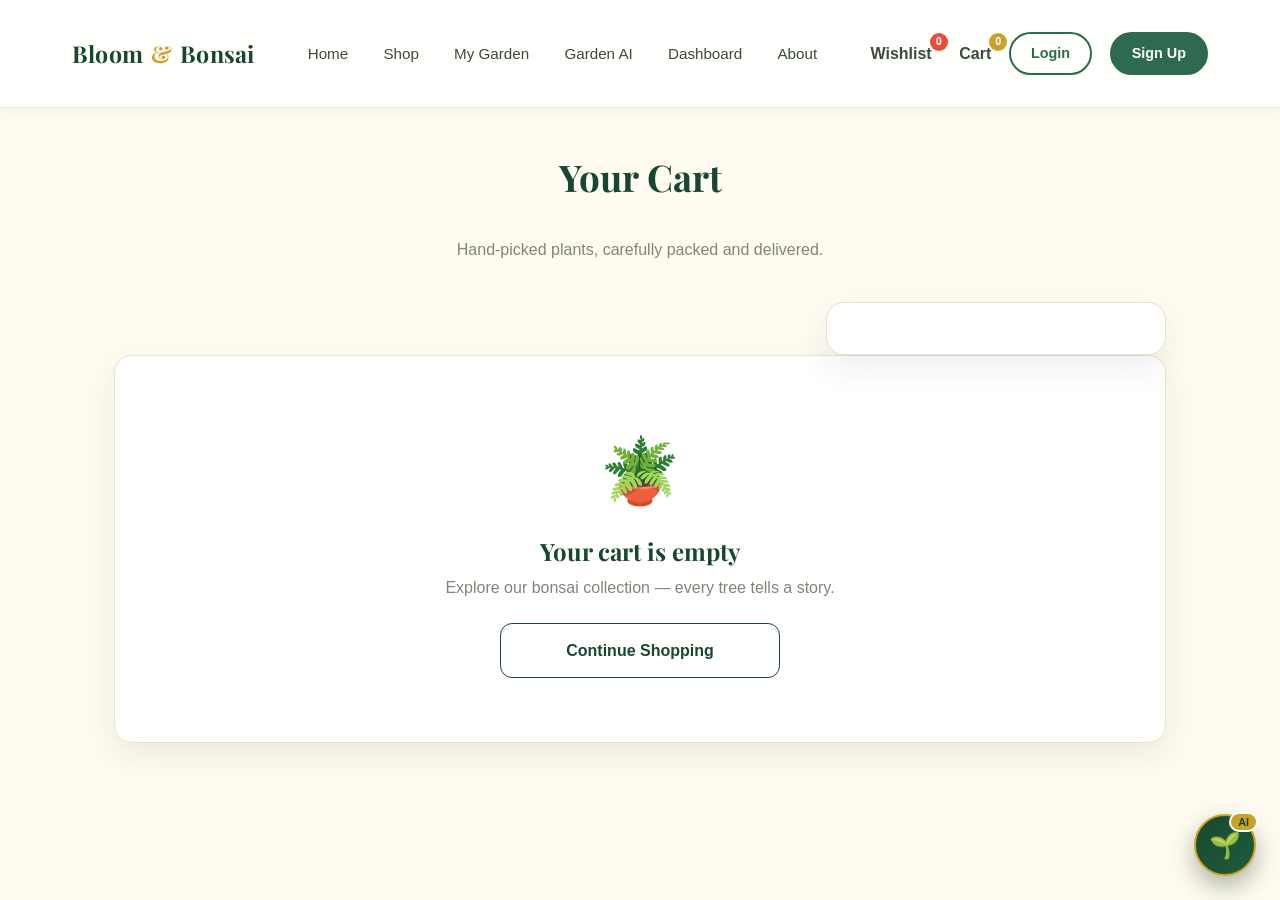
<file: cart.html>
<!DOCTYPE html>
<html lang="en">
<head>
<meta charset="UTF-8">
<meta name="viewport" content="width=device-width, initial-scale=1.0">
<title>Your Cart · Bloom & Bonsai</title>
<link rel="preconnect" href="https://fonts.googleapis.com">
<link href="https://fonts.googleapis.com/css2?family=Playfair+Display:wght@500;600;700&family=Inter:wght@400;500;600;700&display=swap" rel="stylesheet">
<link rel="stylesheet" href="style.css?v=44.0">
<style>
@keyframes bannerGlow {
  0% { box-shadow: 0 8px 25px rgba(23,72,47,0.08); border-color: #e7e2d3; }
  50% { box-shadow: 0 12px 35px rgba(201,162,39,0.25); border-color: #c9a227; }
  100% { box-shadow: 0 8px 25px rgba(23,72,47,0.08); border-color: #e7e2d3; }
}

@keyframes truckDrive {
  0%, 100% { transform: translateY(0) scaleX(1); }
  50% { transform: translateY(-4px) scaleX(1.05); }
}

@keyframes radarPulse {
  0% { transform: scale(1); opacity: 1; }
  50% { transform: scale(1.7); opacity: 0.3; }
  100% { transform: scale(1); opacity: 1; }
}

@keyframes shimmerProgress {
  0% { background-position: 0% 50%; }
  50% { background-position: 100% 50%; }
  100% { background-position: 0% 50%; }
}

.free-ship-banner {
  background: linear-gradient(135deg, #ffffff 0%, #faf8f2 100%);
  border: 2px solid #e7e2d3;
  border-radius: 20px;
  padding: 20px 24px;
  margin-bottom: 1.8rem;
  animation: bannerGlow 4s infinite ease-in-out;
  position: relative;
  overflow: hidden;
}

.free-ship-banner::before {
  content: '';
  position: absolute;
  top: 0; left: 0; right: 0; height: 4px;
  background: linear-gradient(90deg, #17482f, #c9a227, #52B788);
}

.free-ship-header {
  display: flex;
  justify-content: space-between;
  align-items: center;
  flex-wrap: wrap;
  gap: 12px;
  margin-bottom: 14px;
}

.free-ship-title {
  font-family: 'Playfair Display', Georgia, serif;
  font-size: 1.15rem;
  font-weight: 700;
  color: #17482f;
  display: flex;
  align-items: center;
  gap: 10px;
}

.truck-icon {
  display: inline-block;
  font-size: 1.4rem;
  animation: truckDrive 1.8s infinite ease-in-out;
}

.radius-badge {
  background: rgba(23, 72, 47, 0.08);
  border: 1px solid rgba(23, 72, 47, 0.25);
  color: #17482f;
  padding: 6px 16px;
  border-radius: 999px;
  font-size: 0.82rem;
  font-weight: 700;
  display: inline-flex;
  align-items: center;
  gap: 8px;
  box-shadow: 0 2px 8px rgba(0,0,0,0.04);
}

.radar-dot {
  width: 9px;
  height: 9px;
  background: #2e7d4f;
  border-radius: 50%;
  position: relative;
  display: inline-block;
}

.radar-dot::after {
  content: '';
  position: absolute;
  top: -2px; left: -2px; right: -2px; bottom: -2px;
  border: 2px solid #2e7d4f;
  border-radius: 50%;
  animation: radarPulse 1.8s infinite ease-out;
}

.progress-bar-track {
  background: #e0eae3;
  height: 12px;
  border-radius: 999px;
  position: relative;
  overflow: hidden;
  box-shadow: inset 0 2px 4px rgba(0,0,0,0.08);
}

.progress-bar-fill {
  height: 100%;
  border-radius: 999px;
  background: linear-gradient(90deg, #17482f 0%, #2e7d4f 50%, #c9a227 100%);
  background-size: 200% 200%;
  animation: shimmerProgress 3s infinite ease-in-out;
  transition: width 0.8s cubic-bezier(0.16, 1, 0.3, 1);
}

.free-ship-footer {
  display: flex;
  justify-content: space-between;
  align-items: center;
  margin-top: 10px;
  font-size: 0.85rem;
  font-weight: 600;
  color: #5c6b58;
}
</style>
</head>
<body>

<!-- ═══ NAVBAR ═══ -->
<header class="navbar premium">
  <div class="nav-inner">
    <a href="index.html" class="logo">Bloom <span>&amp;</span> Bonsai</a>
    <ul class="nav-links" id="navLinks">
      <li><a href="index.html">Home</a></li>
      <li><a href="shop.html">Shop</a></li>
      <li><a href="mygarden.html">My Garden</a></li>
      <li><a href="gardendesigner.html">Garden AI</a></li>
      <li><a href="dashboard.html">Dashboard</a></li>
      <li><a href="about.html">About</a></li>
    </ul>
    <div class="nav-actions">
      <a href="wishlist.html" class="cart-link" style="margin-right:10px;">Wishlist <span class="cart-badge wishlist-count-badge" id="wishlistCount" style="background:#e74c3c;">0</span></a>
      <a href="cart.html" class="cart-link">Cart <span class="cart-badge" id="cartCount">0</span></a>
      <a href="login.html" class="btn-login" id="loginBtn">Login</a>
      <a href="register.html" class="btn-signup" id="signupBtn">Sign Up</a>
      <div class="user-menu" id="userMenu" style="display:none;align-items:center;gap:10px;">
        <i class="fas fa-user-circle"></i>
        <span id="userName">User</span>
        <a href="#" id="logoutBtn" class="btn-mini" style="font-size:0.8rem;">Logout</a>
      </div>
      <button class="hamburger" id="hamburger" onclick="toggleMenu()"><i class="fas fa-bars"></i></button>
    </div>
  </div>
</header>

<main class="cart-page">
  <div class="page-head">
    <h1>Your Cart</h1>
    <p>Hand-picked plants, carefully packed and delivered.</p>
  </div>

  <div class="cart-layout">
    <section id="cartItems"></section>
    <aside class="summary premium-card" id="orderSummary"></aside>
  </div>

  <div class="empty-cart premium-card" id="emptyCart" hidden>
    <div class="icon">🪴</div>
    <h2>Your cart is empty</h2>
    <p>Explore our bonsai collection — every tree tells a story.</p>
    <a href="shop.html" class="btn-line btn-block" style="max-width:280px;margin:0 auto;">Continue Shopping</a>
  </div>
</main>

<script src="script.js?v=43.0"></script>
<script>
const FB_IMG = 'data:image/svg+xml;utf8,' + encodeURIComponent('<svg xmlns="http://www.w3.org/2000/svg" width="400" height="300"><rect width="400" height="300" fill="#e8f5e9"/><text x="200" y="160" font-size="70" text-anchor="middle">🌿</text></svg>');

document.addEventListener('DOMContentLoaded', () => {
    const logout = document.getElementById('logoutBtn');
    if (logout) {
        logout.addEventListener('click', (e) => {
            e.preventDefault();
            localStorage.removeItem('token');
            sessionStorage.removeItem('token');
            location.href = 'login.html';
        });
    }
    loadCart();
});

// Re-fetch fresh cart data when restored from Browser Back/Forward Cache (bfcache)
window.addEventListener('pageshow', (event) => {
    if (event.persisted) {
        console.log('[BF Cache Restoration] Re-fetching fresh cart data...');
        loadCart();
    }
});

async function loadCart() {
    const emptyEl = document.getElementById('emptyCart');
    try {
        const data = await apiFetch('cart/list.php', { method: 'GET' });
        renderCart(data);
        emptyEl.hidden = data && data.items && data.items.length > 0;
    } catch (err) {
        if (err && (err.error === 'AUTH_REQUIRED' || err.status === 401 || (err.message && err.message.toLowerCase().includes('unauthorized')))) {
            location.href = 'login.html';
            return;
        }
        document.getElementById('cartItems').innerHTML = '';
        document.getElementById('orderSummary').innerHTML = '';
        emptyEl.hidden = false;
        if (err && err.message) console.warn('Cart load:', err.message);
    }
}

async function loadCartCoupons() {
    const container = document.getElementById('cartAvailableCoupons');
    if (!container) return;

    try {
        const res = await apiFetch('coupons/active.php');
        const coupons = Array.isArray(res) ? res : ((res && res.coupons) ? res.coupons : (res && res.data && res.data.coupons ? res.data.coupons : []));

        if (!coupons.length) {
            container.innerHTML = '<span style="font-size:0.8rem;color:#777;grid-column:1/-1;">No active promo codes right now.</span>';
            return;
        }

        container.innerHTML = coupons.map(c => {
            const discountText = c.discount_percent > 0 ? `${parseFloat(c.discount_percent)}% OFF` : `Rs. ${parseFloat(c.discount_amount)} OFF`;
            const minText = c.min_spend > 0 ? `Min Spend: ${formatINR(c.min_spend)}` : 'No Minimum Spend';
            return `
                <div style="background:#fff;border:1px dashed #17482f;border-radius:10px;padding:10px;display:flex;flex-direction:column;justify-content:space-between;box-shadow:0 2px 6px rgba(0,0,0,0.02);">
                    <div>
                        <b style="color:#17482f;font-size:0.95rem;display:block;">${esc(c.code)}</b>
                        <span style="color:#2e7d4f;font-size:0.82rem;font-weight:700;">${discountText}</span>
                        <small style="color:#777;display:block;font-size:0.75rem;margin-top:2px;">${minText}</small>
                    </div>
                    <a href="checkout.html?coupon=${encodeURIComponent(c.code)}" style="margin-top:8px;background:#17482f;color:#fff;text-align:center;padding:5px;border-radius:6px;font-size:0.75rem;font-weight:700;text-decoration:none;">Apply at Checkout ➔</a>
                </div>
            `;
        }).join('');
    } catch {
        container.innerHTML = '<span style="font-size:0.8rem;color:#777;">Store discounts available</span>';
    }
}

function renderCart(data) {
    const items = (data && data.items) || [];
    const subtotal = (data && data.subtotal) || 0;
    const shipping = (data && data.shipping) || 0;
    const total = (data && data.total) || 0;

    const countEl = document.getElementById('cartCount');
    if (countEl) {
        countEl.textContent = items.reduce((s, i) => s + i.quantity, 0);
        countEl.style.animation = 'none';
        countEl.offsetHeight; // trigger reflow
        countEl.style.animation = 'pulseBadge 0.4s ease';
    }

    // Free Shipping Progress Calculation (Threshold: Rs. 10,000 within 50 KM)
    const freeShipThreshold = 10000;
    const progressPercent = Math.min(100, Math.round((subtotal / freeShipThreshold) * 100));
    const amountNeeded = Math.max(0, freeShipThreshold - subtotal);
    const isUnlocked = subtotal >= freeShipThreshold;

    const shipProgressHtml = `
      <div class="free-ship-banner">
        <div class="free-ship-header">
          <div class="free-ship-title">
            <span class="truck-icon">${isUnlocked ? '🚚💨' : '🚚'}</span>
            <span>${isUnlocked ? '🎉 Congratulations! FREE Delivery Unlocked!' : 'Add ' + formatINR(amountNeeded) + ' more for FREE Delivery!'}</span>
          </div>
          <div class="radius-badge">
            <span class="radar-dot"></span>
            <span>📍 Within 50 KM Radius Guaranteed</span>
          </div>
        </div>

        <div class="progress-bar-track">
          <div class="progress-bar-fill" style="width:${progressPercent}%;"></div>
        </div>

        <div class="free-ship-footer">
          <span>${isUnlocked ? '✨ Qualified for Free Express Shipping over Rs. 10,000' : 'Spend Rs. 10,000 for FREE Local Delivery'}</span>
          <span style="color:${isUnlocked ? '#17482f' : '#c9a227'};font-weight:700;font-size:0.9rem;">${progressPercent}% Complete</span>
        </div>
      </div>

      <div style="background:#faf8f3;border:1px dashed #c9a227;border-radius:16px;padding:16px;margin-bottom:1.5rem;box-shadow:0 4px 14px rgba(0,0,0,0.03);">
        <div style="display:flex;justify-content:space-between;align-items:center;margin-bottom:10px;">
          <div style="font-family:'Playfair Display',serif;font-weight:700;font-size:1.05rem;color:#17482f;display:flex;align-items:center;gap:8px;">
            🎟️ Available Store Coupons & Discounts
          </div>
          <a href="checkout.html" style="font-size:0.8rem;color:#17482f;font-weight:700;text-decoration:none;">Apply at Checkout ➔</a>
        </div>
        <div id="cartAvailableCoupons" style="display:grid;grid-template-columns:repeat(auto-fill,minmax(200px,1fr));gap:10px;">
          <small style="color:#777;">Loading available store discounts...</small>
        </div>
      </div>
    `;

    setTimeout(loadCartCoupons, 50);

    const wrap = document.getElementById('cartItems');
    if (!items.length) {
        wrap.innerHTML = shipProgressHtml;
        document.getElementById('orderSummary').innerHTML = '';
        document.getElementById('emptyCart').hidden = false;
        return;
    }

    wrap.innerHTML = shipProgressHtml + items.map((it, idx) => `
        <article class="cart-item premium-card" id="cart-item-${it.id}" style="animation-delay: ${idx * 0.08}s;">
            <img src="${it.image || FB_IMG}" alt="${esc(it.name)}" style="width:80px;height:80px;border-radius:12px;object-fit:cover;border:1px solid #e7e2d3;">
            <div style="flex:1;">
                <div class="ci-name" style="font-family:'Playfair Display',serif;font-weight:700;font-size:1.1rem;color:#17482f;">${esc(it.name)}</div>
                <div class="ci-price" style="color:#7c8878;font-size:0.88rem;margin-top:2px;">${formatINR(it.price)} each</div>
            </div>
            <div class="ci-qty">
                <button onclick="changeQty(${it.id}, ${it.quantity - 1})" aria-label="Decrease quantity">−</button>
                <span style="font-weight:700;min-width:24px;text-align:center;font-size:1rem;color:#17482f;">${it.quantity}</span>
                <button onclick="changeQty(${it.id}, ${it.quantity + 1})" aria-label="Increase quantity">+</button>
            </div>
            <div class="ci-total" style="font-weight:700;font-size:1.1rem;color:#17482f;min-width:90px;text-align:right;">${formatINR(it.price * it.quantity)}</div>
            <button class="ci-remove" onclick="animateRemoveItem(${it.id})" title="Remove Item">✕</button>
        </article>`).join('');

    document.getElementById('orderSummary').innerHTML = `
        <h2 style="font-family:'Playfair Display',serif;color:#17482f;margin-bottom:18px;font-size:1.4rem;">Order Summary</h2>
        <div class="os-row" style="display:flex;justify-content:space-between;margin-bottom:10px;font-size:0.95rem;color:#555;"><span>Subtotal</span><span>${formatINR(subtotal)}</span></div>
        <div class="os-row" style="display:flex;justify-content:space-between;margin-bottom:10px;font-size:0.95rem;color:#555;"><span>Shipping</span><span>${shipping === 0 ? '<b style="color:#2e7d32;">FREE 🚚</b>' : formatINR(shipping)}</span></div>
        <div class="os-row total" style="display:flex;justify-content:space-between;margin-top:14px;padding-top:14px;border-top:2px solid #17482f;font-weight:700;font-size:1.2rem;color:#17482f;"><span>Total</span><span>${formatINR(total)}</span></div>
        <a href="checkout.html" class="btn-gold btn-block" style="margin-top:20px;">Proceed to Checkout 🌿</a>
        <a href="shop.html" class="btn-line btn-block" style="margin-top:10px;text-align:center;display:block;padding:10px;color:#17482f;font-weight:600;text-decoration:none;">Continue Shopping</a>
        ${shipping === 0 ? '<div class="free-ship" style="margin-top:14px;text-align:center;color:#2e7d32;font-size:0.85rem;font-weight:600;">🌿 Free insured delivery included</div>' : ''}`;
}

async function animateRemoveItem(itemId) {
    const el = document.getElementById('cart-item-' + itemId);
    if (el) {
        el.classList.add('removing');
        await new Promise(r => setTimeout(r, 350));
    }
    await removeItem(itemId);
}

async function changeQty(itemId, qty) {
    if (qty < 1) return animateRemoveItem(itemId);
    try {
        await apiFetch('cart/update.php', { method: 'PUT', body: JSON.stringify({ item_id: itemId, quantity: qty }) });
        await loadCart();
    } catch (err) { alert(err && err.message ? err.message : 'Could not update'); }
}

async function removeItem(itemId) {
    try {
        await apiFetch('cart/remove.php', { method: 'DELETE', body: JSON.stringify({ item_id: itemId }) });
        await loadCart();
    } catch (err) { alert(err && err.message ? err.message : 'Could not remove'); }
}
</script>
<script src="script.js?v=44.0"></script>
</body>
</html>
</file>
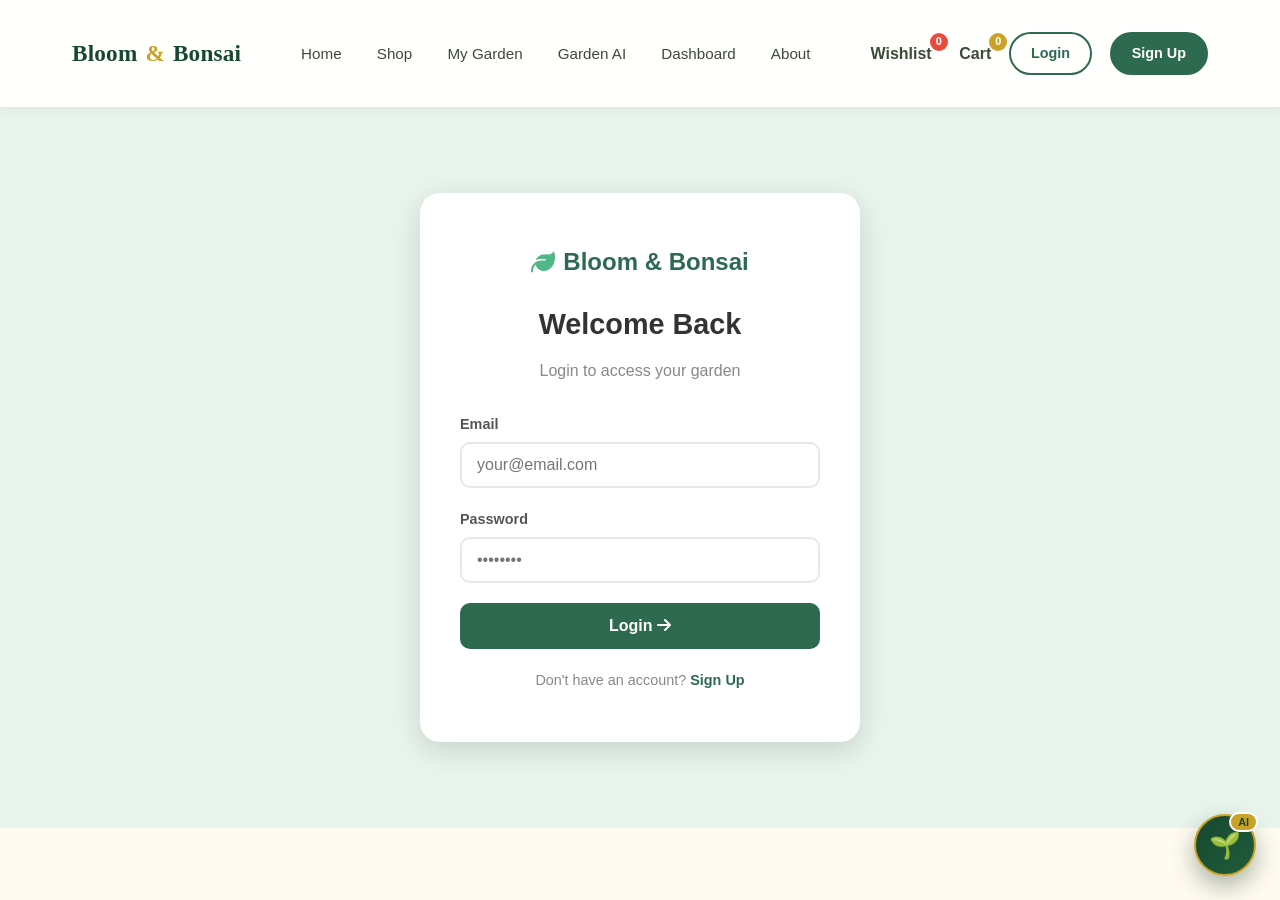
<file: checkout.html>
<!DOCTYPE html>
<html lang="en">
<head>
    <meta charset="UTF-8">
    <meta name="viewport" content="width=device-width, initial-scale=1.0">
    <title>Checkout — Bloom & Bonsai</title>
    <link rel="stylesheet" href="https://cdnjs.cloudflare.com/ajax/libs/font-awesome/6.5.0/css/all.min.css">
    <link rel="stylesheet" href="style.css?v=43.0">
    <script src="script.js?v=43.0"></script>
</head>
<body>

<!-- ========== HEADER / NAVBAR ========== -->
<header class="navbar premium">
  <div class="nav-inner">
    <a href="index.html" class="logo">Bloom <span>&amp;</span> Bonsai</a>
    <ul class="nav-links" id="navLinks">
      <li><a href="index.html">Home</a></li>
      <li><a href="shop.html">Shop</a></li>
      <li><a href="mygarden.html">My Garden</a></li>
      <li><a href="gardendesigner.html">Garden AI</a></li>
      <li><a href="dashboard.html">Dashboard</a></li>
      <li><a href="about.html">About</a></li>
    </ul>
    <div class="nav-actions">
      <a href="wishlist.html" class="cart-link" style="margin-right:10px;">Wishlist <span class="cart-badge wishlist-count-badge" id="wishlistCount" style="background:#e74c3c;">0</span></a>
      <a href="cart.html" class="cart-link">Cart <span class="cart-badge" id="cartCount">0</span></a>
      <a href="login.html" class="btn-login" id="loginBtn">Login</a>
      <a href="register.html" class="btn-signup" id="signupBtn">Sign Up</a>
      <div class="user-menu" id="userMenu" style="display:none;align-items:center;gap:10px;">
        <i class="fas fa-user-circle"></i>
        <span id="userName">User</span>
        <a href="#" id="logoutBtn" class="btn-mini" style="font-size:0.8rem;">Logout</a>
      </div>
      <button class="hamburger" id="hamburger" onclick="toggleMenu()"><i class="fas fa-bars"></i></button>
    </div>
  </div>
</header>

<section class="checkout-page">
    <div class="container">
        <h1>📋 Checkout & Secure Payment</h1>
        <div class="checkout-layout">
            <div class="checkout-form">
                <h2>Shipping & Contact Details</h2>
                <form id="checkoutForm" onsubmit="handleCheckout(event); return false;">
                    <div class="form-row">
                        <div class="form-group">
                            <label>Full Name</label>
                            <input type="text" id="checkoutName" required placeholder="Your full name">
                        </div>
                        <div class="form-group">
                            <label>Email (for Automated Email Receipt)</label>
                            <input type="email" id="checkoutEmail" required placeholder="your@email.com">
                        </div>
                    </div>
                    <div class="form-row">
                        <div class="form-group">
                            <label>Phone Number</label>
                            <input type="tel" id="checkoutPhone" required placeholder="+91 98765 43210">
                        </div>
                        <div class="form-group">
                            <label>City</label>
                            <input type="text" id="checkoutCity" required placeholder="City">
                        </div>
                    </div>
                    <div class="form-group">
                        <label>Delivery Address</label>
                        <input type="text" id="shipAddress" required placeholder="House/Flat no., Building, Street Name">
                    </div>
                    <div class="form-group">
                        <label>Pincode / Postal Code</label>
                        <input type="text" id="checkoutPincode" required placeholder="6 digits" pattern="[0-9]{6}">
                    </div>

                    <!-- Payment Gateway Selection -->
                    <h2 style="margin-top:28px;">💳 Payment Gateway</h2>
                    <div class="payment-options" style="display:grid;grid-template-columns:repeat(auto-fit, minmax(180px, 1fr));gap:12px;margin-bottom:20px;">
                        <label class="payment-card" style="border:2px solid var(--primary);border-radius:12px;padding:14px;cursor:pointer;background:#f4f9f5;display:flex;align-items:center;gap:10px;">
                            <input type="radio" name="payment_method_radio" value="stripe" checked onchange="togglePaymentUI(this.value)">
                            <div>
                                <strong>💳 Stripe / Card</strong>
                                <div style="font-size:0.75rem;color:#666;">Visa, MasterCard, Amex</div>
                            </div>
                        </label>
                        <label class="payment-card" style="border:2px solid #e0eae3;border-radius:12px;padding:14px;cursor:pointer;background:#fff;display:flex;align-items:center;gap:10px;">
                            <input type="radio" name="payment_method_radio" value="payhere" onchange="togglePaymentUI(this.value)">
                            <div>
                                <strong>📱 PayHere / Mobile</strong>
                                <div style="font-size:0.75rem;color:#666;">Online Wallet & Bank Transfer</div>
                            </div>
                        </label>
                        <label class="payment-card" style="border:2px solid #e0eae3;border-radius:12px;padding:14px;cursor:pointer;background:#fff;display:flex;align-items:center;gap:10px;">
                            <input type="radio" name="payment_method_radio" value="cod" onchange="togglePaymentUI(this.value)">
                            <div>
                                <strong>🚚 Cash on Delivery</strong>
                                <div style="font-size:0.75rem;color:#666;">Pay cash upon delivery</div>
                            </div>
                        </label>
                    </div>

                    <!-- Live Card Payment Details Form -->
                    <div id="cardPaymentDetails" style="background:#f9fcf9;border:1px solid #d0e2d5;border-radius:12px;padding:18px;margin-bottom:20px;">
                        <div style="display:flex;justify-content:space-between;align-items:center;margin-bottom:12px;">
                            <span style="font-weight:600;color:var(--primary);"><i class="fas fa-lock"></i> 256-bit Encrypted Payment</span>
                            <div style="display:flex;gap:6px;font-size:1.4rem;color:#666;">
                                <i class="fab fa-cc-visa"></i>
                                <i class="fab fa-cc-mastercard"></i>
                                <i class="fab fa-cc-amex"></i>
                            </div>
                        </div>
                        <div class="form-group">
                            <label>Card Number</label>
                            <input type="text" id="cardNumber" placeholder="xxxx xxxx xxxx xxxx" maxlength="19">
                        </div>
                        <div class="form-row">
                            <div class="form-group">
                                <label>Expiry Date</label>
                                <input type="text" id="cardExpiry" placeholder="MM/YY" maxlength="5">
                            </div>
                            <div class="form-group">
                                <label>CVC / CVV</label>
                                <input type="password" id="cardCvc" placeholder="123" maxlength="4">
                            </div>
                        </div>
                        <div class="form-group" style="margin-bottom:0;">
                            <label>Cardholder Name</label>
                            <input type="text" id="cardName" placeholder="Name as on card">
                        </div>
                    </div>

                    <button type="submit" class="auth-btn" id="placeOrderBtn" style="margin-top:10px;width:100%;padding:16px;font-size:1.1rem;">
                        <i class="fas fa-shield-alt"></i> Complete Secure Payment & Place Order
                    </button>
                </form>
            </div>

            <div class="cart-summary" style="position:sticky;top:90px;">
                <h3>Order Summary</h3>
                <div id="checkoutSummaryItems" style="max-height:260px;overflow-y:auto;margin-bottom:16px;"></div>
                <hr style="border:none;border-top:1px solid #eee;margin:12px 0;">
                <!-- Coupon / Promo Code Input & Live Store Coupons Container -->
                <div style="margin:14px 0 10px;background:#faf8f3;border:1px dashed #c9a227;border-radius:12px;padding:14px;">
                    <div style="display:flex;justify-content:space-between;align-items:center;margin-bottom:8px;">
                        <div style="font-weight:700;font-size:0.88rem;color:#17482f;">🎟️ Available Store Coupons & Offers</div>
                        <span style="font-size:0.72rem;color:#7c8878;font-weight:600;">Click to Apply</span>
                    </div>
                    
                    <div id="availableCouponsPills" style="display:flex;flex-wrap:wrap;gap:6px;margin-bottom:10px;">
                        <span style="font-size:0.75rem;color:#888;">Loading store coupons...</span>
                    </div>

                    <div style="display:flex;gap:6px;">
                        <input type="text" id="couponCodeInput" placeholder="Enter promo code" onkeydown="if(event.key==='Enter'){event.preventDefault();applyCheckoutCoupon();}" style="flex:1;border:1px solid #c9a227;border-radius:8px;padding:7px 10px;font-size:0.85rem;text-transform:uppercase;font-weight:700;">
                        <button type="button" onclick="applyCheckoutCoupon()" style="background:#17482f;color:#fff;border:none;padding:7px 14px;border-radius:8px;font-size:0.85rem;font-weight:700;cursor:pointer;">Apply</button>
                    </div>
                    <div id="couponStatusMsg" style="font-size:0.78rem;margin-top:6px;font-weight:700;"></div>
                </div>

                <div style="display:flex;justify-content:space-between;margin-bottom:8px;">
                    <span>Subtotal:</span>
                    <span id="checkoutSubtotal">Rs. 0.00</span>
                </div>
                <div id="checkoutDiscountRow" style="display:none;justify-content:space-between;margin-bottom:8px;color:#c0392b;font-weight:600;">
                    <span>Promo Discount:</span>
                    <span id="checkoutDiscount">-Rs. 0.00</span>
                </div>
                <div style="display:flex;justify-content:space-between;margin-bottom:8px;">
                    <span>Shipping:</span>
                    <span id="checkoutShipping">Free</span>
                </div>
                <hr style="border:none;border-top:1px solid #eee;margin:12px 0;">
                <div style="display:flex;justify-content:space-between;font-size:1.2rem;font-weight:700;color:var(--primary);">
                    <span>Total Amount:</span>
                    <span id="checkoutTotal">Rs. 0.00</span>
                </div>
            </div>
        </div>
    </div>
</section>

<script>
function togglePaymentUI(method) {
    var cardBox = document.getElementById('cardPaymentDetails');
    var btn = document.getElementById('placeOrderBtn');
    if (!cardBox || !btn) return;
    
    // Highlight selected card border
    document.querySelectorAll('.payment-card').forEach(function(card) {
        var radio = card.querySelector('input');
        if (radio && radio.checked) {
            card.style.borderColor = 'var(--primary)';
            card.style.background = '#f4f9f5';
        } else {
            card.style.borderColor = '#e0eae3';
            card.style.background = '#fff';
        }
    });

    if (method === 'cod') {
        cardBox.style.display = 'none';
        btn.innerHTML = '<i class="fas fa-check-circle"></i> Confirm Cash on Delivery Order';
    } else if (method === 'payhere') {
        cardBox.style.display = 'block';
        btn.innerHTML = '<i class="fas fa-mobile-alt"></i> Pay via PayHere & Complete Order';
    } else {
        cardBox.style.display = 'block';
        btn.innerHTML = '<i class="fas fa-shield-alt"></i> Complete Stripe Payment & Place Order';
    }
}
</script>
<script src="script.js?v=44.0"></script>
</body>
</html>
</file>
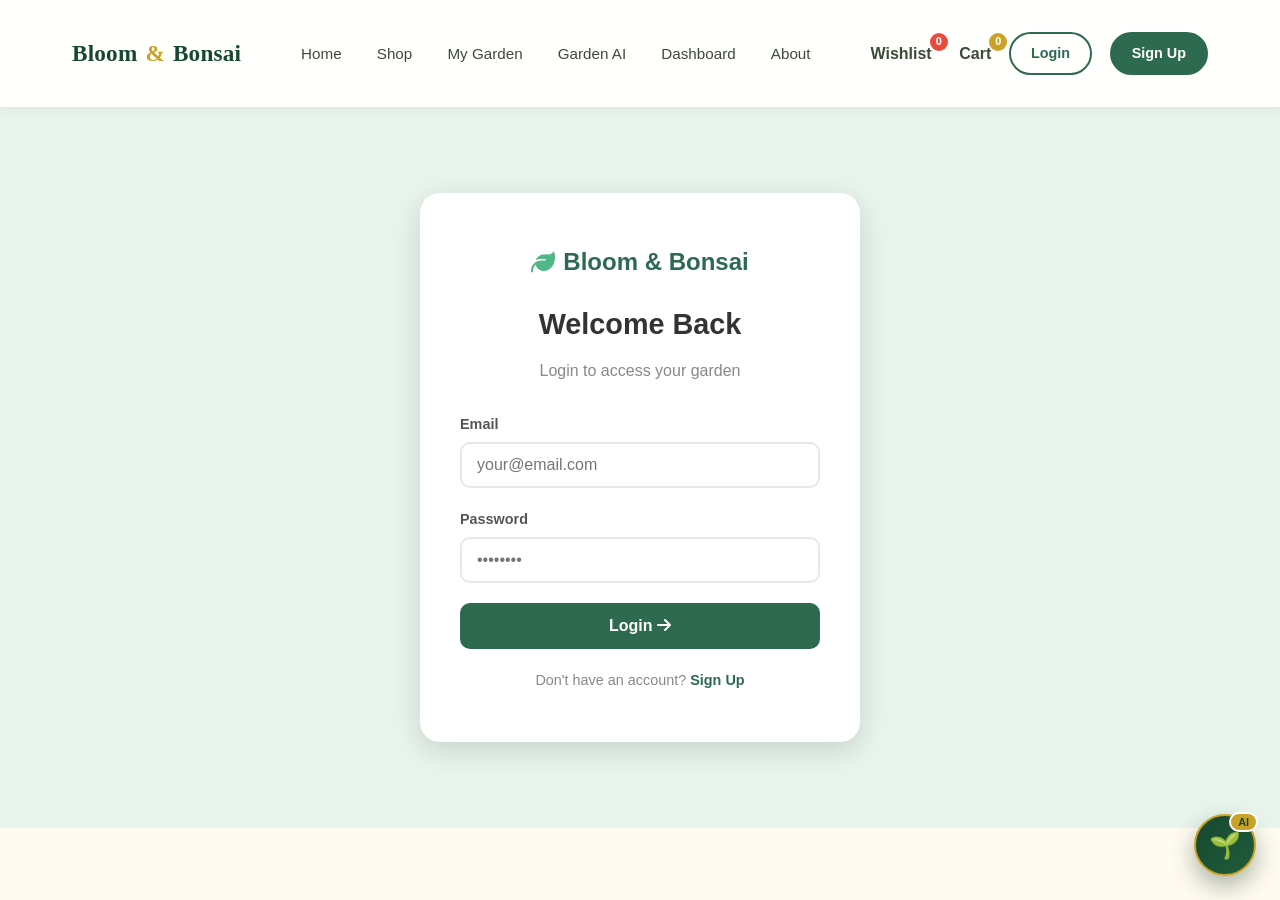
<file: dashboard.html>
<!DOCTYPE html>
<html lang="en">
<head>
<meta charset="UTF-8">
<meta name="viewport" content="width=device-width, initial-scale=1.0">
<title>My Dashboard · Bloom &amp; Bonsai</title>
<link rel="preconnect" href="https://fonts.googleapis.com">
<link href="https://fonts.googleapis.com/css2?family=Playfair+Display:ital,wght@0,500;0,600;0,700;1,600&family=Inter:wght@400;500;600;700&display=swap" rel="stylesheet">
<link rel="stylesheet" href="https://cdnjs.cloudflare.com/ajax/libs/font-awesome/6.5.0/css/all.min.css">
<link rel="stylesheet" href="style.css?v=44.0">
<script src="script.js?v=44.0"></script>
<style>
  :root {
    --db-primary: #17482f;
    --db-accent: #c9a227;
    --db-bg: #faf8f3;
    --db-card-bg: #ffffff;
    --db-text: #23301f;
    --db-muted: #7c8878;
    --db-border: #e7e2d3;
  }

  body {
    font-family: 'Inter', sans-serif;
    background: var(--db-bg);
    color: var(--db-text);
    min-height: 100vh;
  }

  /* Centered Header Navbar */
  .navbar.premium {
    background: rgba(255, 255, 255, 0.94);
    backdrop-filter: blur(14px);
    border-bottom: 1px solid var(--db-border);
    position: sticky;
    top: 0;
    z-index: 50;
  }
  .nav-inner {
    max-width: 1100px;
    margin: 0 auto;
    padding: 1rem 1.5rem;
    display: flex;
    align-items: center;
    justify-content: space-between;
  }
  .navbar.premium .logo {
    font-family: 'Playfair Display', Georgia, serif;
    font-size: 1.5rem;
    font-weight: 700;
    color: var(--db-primary);
    text-decoration: none;
  }
  .navbar.premium .logo span { color: var(--db-accent); }
  .nav-links {
    display: flex;
    gap: 2rem;
    align-items: center;
    list-style: none;
  }
  .nav-links a {
    color: #3d4a3a;
    text-decoration: none;
    font-size: 0.95rem;
    font-weight: 500;
    padding: 0.35rem 0;
    border-bottom: 2px solid transparent;
    transition: 0.25s;
  }
  .nav-links a:hover, .nav-links a.active {
    color: var(--db-primary);
    border-color: var(--db-accent);
  }
  .nav-actions {
    display: flex;
    align-items: center;
    gap: 1.2rem;
  }
  .cart-link {
    position: relative;
    color: #3d4a3a;
    text-decoration: none;
    font-weight: 600;
  }
  .cart-badge {
    position: absolute;
    top: -8px;
    right: -16px;
    background: var(--db-accent);
    color: #fff;
    font-size: 0.7rem;
    min-width: 18px;
    height: 18px;
    border-radius: 999px;
    display: flex;
    align-items: center;
    justify-content: center;
  }

  /* Main layout */
  .dash-main {
    max-width: 920px;
    margin: 0 auto;
    padding: 2.5rem 1.2rem 5rem;
  }

  /* Centered Hero Header */
  .dash-hero {
    text-align: center;
    margin-bottom: 1.8rem;
  }
  .dash-hero h1 {
    font-family: 'Playfair Display', Georgia, serif;
    font-size: 2.8rem;
    color: var(--db-primary);
    font-weight: 700;
  }
  .dash-hero h1 span { color: #c9a227; }
  .dash-hero p {
    color: var(--db-muted);
    font-size: 1.05rem;
    margin-top: 0.4rem;
  }

  /* Centered Tab Switcher */
  .dash-tab-wrapper {
    display: flex;
    justify-content: center;
    gap: 0.8rem;
    margin-bottom: 2.5rem;
  }
  .dash-tab-btn {
    padding: 10px 28px;
    border-radius: 999px;
    font-weight: 700;
    font-size: 0.95rem;
    cursor: pointer;
    border: 1px solid var(--db-border);
    background: #ffffff;
    color: var(--db-text);
    transition: all 0.25s ease;
  }
  .dash-tab-btn.active {
    background: var(--db-primary);
    color: #ffffff;
    border-color: var(--db-primary);
    box-shadow: 0 4px 16px rgba(23, 72, 47, 0.25);
  }

  /* Order Card (Exact Match to Screenshot) */
  .order-card {
    background: #ffffff;
    border: 1px solid #e7e2d3;
    border-radius: 20px;
    padding: 1.8rem 2.2rem;
    margin-bottom: 1.8rem;
    box-shadow: 0 10px 30px rgba(14, 42, 26, 0.04);
  }
  .o-header {
    display: flex;
    justify-content: space-between;
    align-items: flex-start;
  }
  .o-title {
    font-family: 'Playfair Display', Georgia, serif;
    font-size: 1.35rem;
    font-weight: 700;
    color: var(--db-primary);
  }
  .o-title small {
    font-weight: 400;
    color: var(--db-muted);
  }
  .o-date {
    color: #888;
    font-size: 0.88rem;
    margin-top: 2px;
  }
  .status-badge {
    background: #267b4b;
    color: #ffffff;
    font-size: 0.76rem;
    font-weight: 700;
    padding: 6px 18px;
    border-radius: 999px;
    letter-spacing: 0.5px;
    text-transform: uppercase;
  }
  .status-badge.cancelled {
    background: #c0392b;
  }

  .o-eta-badge {
    background: #eef7f0;
    border: 1px dashed #267b4b;
    color: var(--db-primary);
    padding: 8px 18px;
    border-radius: 999px;
    font-size: 0.9rem;
    font-weight: 700;
    display: inline-flex;
    align-items: center;
    gap: 8px;
    margin: 1.1rem 0 0.8rem;
  }

  .o-meta-row {
    font-size: 0.92rem;
    color: var(--db-muted);
    margin-bottom: 1rem;
    display: flex;
    gap: 1.5rem;
    flex-wrap: wrap;
  }
  .o-meta-row b {
    color: var(--db-text);
  }

  .o-items-wrap {
    display: flex;
    flex-wrap: wrap;
    gap: 10px;
    margin-bottom: 1.2rem;
  }
  .o-item-pill {
    background: #f6f3ea;
    border-radius: 999px;
    padding: 6px 16px 6px 8px;
    display: inline-flex;
    align-items: center;
    gap: 10px;
    font-size: 0.9rem;
    font-weight: 600;
    color: var(--db-text);
  }
  .o-item-pill img {
    width: 28px;
    height: 28px;
    border-radius: 50%;
    object-fit: cover;
  }

  .o-footer {
    display: flex;
    justify-content: space-between;
    align-items: center;
    flex-wrap: wrap;
    gap: 12px;
    margin-top: 1rem;
  }
  .btn-tracking {
    background: #ffffff;
    border: 1px solid var(--db-primary);
    color: var(--db-primary);
    padding: 8px 20px;
    border-radius: 999px;
    font-size: 0.88rem;
    font-weight: 600;
    cursor: pointer;
    transition: 0.2s;
  }
  .btn-tracking:hover {
    background: var(--db-primary);
    color: #ffffff;
  }

  .btn-cancel {
    background: #fdf0f0;
    border: 1px solid #f5c6cb;
    color: #c0392b;
    padding: 8px 18px;
    border-radius: 999px;
    font-size: 0.85rem;
    font-weight: 600;
    cursor: pointer;
    display: inline-flex;
    align-items: center;
    gap: 6px;
  }

  .o-total-price {
    font-size: 1.25rem;
    font-weight: 700;
    color: var(--db-primary);
  }

  /* Plant Sanctuary Grid */
  .plant-grid {
    display: grid;
    grid-template-columns: repeat(auto-fill, minmax(240px, 1fr));
    gap: 1.5rem;
  }
  .plant-card {
    background: #ffffff;
    border: 1px solid var(--db-border);
    border-radius: 18px;
    overflow: hidden;
    cursor: pointer;
    transition: 0.25s;
    box-shadow: 0 8px 22px rgba(14, 42, 26, 0.05);
  }
  .plant-card-compact:hover {
    transform: translateY(-5px);
    box-shadow: 0 14px 30px rgba(14, 42, 26, 0.14) !important;
    border-color: #52B788 !important;
  }
  .plant-card-compact:hover img {
    transform: scale(1.05);
  }
  .plant-card img {
    width: 100%;
    height: 180px;
    object-fit: cover;
  }
  .pc-body { padding: 1.2rem; }
  .pc-title {
    font-family: 'Playfair Display', serif;
    font-size: 1.1rem;
    font-weight: 700;
    color: var(--db-primary);
  }
  .pc-sci {
    font-size: 0.84rem;
    color: var(--db-muted);
    font-style: italic;
    margin-top: 2px;
  }

  .empty-state {
    text-align: center;
    padding: 3.5rem 1.5rem;
    background: #ffffff;
    border-radius: 20px;
    border: 1px solid var(--db-border);
  }
  .empty-state .icon { font-size: 3rem; margin-bottom: 0.5rem; }
  .empty-state h3 { font-family: 'Playfair Display', serif; font-size: 1.5rem; color: var(--db-primary); }
  .empty-state p { color: var(--db-muted); margin-top: 0.4rem; }

  /* Visual Timeline Box */
  .timeline-box {
    margin-top: 1.2rem;
    padding-top: 1rem;
    border-top: 1px dashed var(--db-border);
  }
  .tl-list {
    position: relative;
    padding-left: 1.5rem;
    list-style: none;
  }
  .tl-list::before {
    content: '';
    position: absolute;
    left: 6px;
    top: 6px;
    bottom: 6px;
    width: 2px;
    background: #e7e2d3;
  }
  .tl-item {
    position: relative;
    padding-bottom: 1rem;
  }
  .tl-item::before {
    content: '';
    position: absolute;
    left: -1.5rem;
    top: 4px;
    width: 12px;
    height: 12px;
    border-radius: 50%;
    background: #fff;
    border: 3px solid #d8d3c2;
  }
  .tl-item.done::before { background: #267b4b; border-color: #267b4b; }
  .tl-item.now::before { background: #c9a227; border-color: #c9a227; box-shadow: 0 0 0 4px rgba(201,162,39,0.2); }
  .tl-status { font-weight: 700; font-size: 0.9rem; color: var(--db-text); }
  .tl-time { font-size: 0.78rem; color: #888; margin-top: 2px; }
  .tl-note { font-size: 0.85rem; color: var(--db-muted); margin-top: 2px; }
</style>
</head>
<body>

<!-- NAVBAR -->
<header class="navbar premium">
  <div class="nav-inner">
    <a href="index.html" class="logo">Bloom <span>&amp;</span> Bonsai</a>
    <ul class="nav-links" id="navLinks">
      <li><a href="index.html">Home</a></li>
      <li><a href="shop.html">Shop</a></li>
      <li><a href="mygarden.html">My Garden</a></li>
      <li><a href="gardendesigner.html">Garden AI</a></li>
      <li><a href="dashboard.html" class="active">Dashboard</a></li>
      <li><a href="about.html">About</a></li>
    </ul>
    <div class="nav-actions">
      <a href="wishlist.html" class="cart-link" style="margin-right:10px;">Wishlist <span class="cart-badge wishlist-count-badge" id="wishlistCount" style="background:#e74c3c;">0</span></a>
      <a href="cart.html" class="cart-link">Cart <span class="cart-badge" id="cartCount">0</span></a>
      <a href="login.html" class="btn-login" id="loginBtn">Login</a>
      <a href="register.html" class="btn-signup" id="signupBtn">Sign Up</a>
      <div class="user-menu" id="userMenu" style="display:none;align-items:center;gap:10px;">
        <i class="fas fa-user-circle"></i>
        <span id="userName">User</span>
        <a href="#" id="logoutBtn" class="btn-mini" style="font-size:0.8rem;">Logout</a>
      </div>
      <button class="hamburger" id="hamburger" onclick="toggleMenu()"><i class="fas fa-bars"></i></button>
    </div>
  </div>
</header>

<main class="dash-main">
  <!-- HERO GREETING WITH REAL-TIME LIVE CLOCK & CARE STREAK -->
  <div class="dash-hero" style="display:flex;justify-content:space-between;align-items:center;flex-wrap:wrap;gap:16px;background:#ffffff;border:1px solid #e7e2d3;padding:22px 28px;border-radius:20px;margin-bottom:24px;box-shadow:0 6px 20px rgba(14,42,26,0.04);">
    <div>
      <h1 style="margin:0;font-size:1.75rem;color:#17482f;font-family:'Playfair Display',serif;">Hello, <span id="dashUserName">Plant Lover</span> 👋</h1>
      <div id="custRealtimeClock" style="color:#2e7d4f;font-size:0.92rem;font-weight:600;margin-top:6px;display:flex;align-items:center;gap:6px;">
        <i class="far fa-clock"></i> <span id="custClockText">Loading live date &amp; time...</span>
      </div>
    </div>
    <div style="background:#faf8f3;border:1px solid #e7e2d3;padding:12px 20px;border-radius:14px;text-align:right;">
      <div style="font-size:0.85rem;color:#666;font-weight:600;">🌿 Category Daily Care Streak</div>
      <div id="dailyStreakBadge" style="font-size:1.1rem;font-weight:700;color:#17482f;margin-top:2px;">🔥 Active Plant Care Mode</div>
    </div>
  </div>

  <!-- TAB BUTTONS -->
  <div class="dash-tab-wrapper">
    <button class="dash-tab-btn active" id="tabOrdersBtn" onclick="switchTab('orders')">My Orders</button>
    <button class="dash-tab-btn" id="tabPlantsBtn" onclick="switchTab('plants')">My Plants</button>
  </div>

  <!-- ORDERS PANEL -->
  <section id="panelOrders">
    <div id="ordersList"><div class="empty-state"><div class="icon">🌿</div><h3>Loading your orders…</h3></div></div>
  </section>

  <!-- PLANTS PANEL -->
  <section id="panelPlants" style="display:none;">
    <div id="plantsGrid"><div class="empty-state"><div class="icon">🪴</div><h3>Loading your plants…</h3></div></div>
  </section>
</main>

<script>
var DASH_ORDER_FLOW = window.DASH_ORDER_FLOW = window.DASH_ORDER_FLOW || ['confirmed','packed','shipped','out_for_delivery','delivered'];
var DASH_STATUS_LABELS = window.DASH_STATUS_LABELS = window.DASH_STATUS_LABELS || {
  pending:'PENDING', confirmed:'CONFIRMED', packed:'PACKED', shipped:'SHIPPED',
  out_for_delivery:'OUT FOR DELIVERY', delivered:'DELIVERED', cancelled:'CANCELLED'
};
const DASH_FALLBACK_IMG = 'data:image/svg+xml;utf8,' + encodeURIComponent('<svg xmlns="http://www.w3.org/2000/svg" width="400" height="300"><rect width="400" height="300" fill="#e8f5e9"/><text x="200" y="160" font-size="70" text-anchor="middle">🌿</text></svg>');

if (typeof esc !== 'function') {
  window.esc = function(s){ return String(s == null ? '' : s).replace(/[&<>"']/g, c => ({'&':'&amp;','<':'&lt;','>':'&gt;','"':'&quot;',"'":'&#39;'}[c])); };
}
if (typeof formatINR !== 'function') {
  window.formatINR = function(n){ return 'Rs. ' + Number(n||0).toLocaleString('en-US',{minimumFractionDigits:2,maximumFractionDigits:2}); };
}

let currentOrders = [];
let currentPlants = [];

function safeBootDashboard() {
  if (window.__dashBooted) return;
  window.__dashBooted = true;
  bootDashboard();
}

if (document.readyState === 'loading') {
  document.addEventListener('DOMContentLoaded', safeBootDashboard);
} else {
  safeBootDashboard();
}

async function bootDashboard(){
  loadUserHeader();
  loadCartCount();

  const token = localStorage.getItem('token') || sessionStorage.getItem('token');
  if (!token) {
    showLoginRequired();
    return;
  }

  try { await fetchUserProfile(); } catch(e){}
  try { await fetchCustomerOrders(); } catch(e){}
  try { await fetchCustomerPlants(); } catch(e){}
}

function showLoginRequired(){
  const box = document.getElementById('ordersList');
  if (box) {
    box.innerHTML = `<div class="empty-state">
      <div class="icon">🔒</div>
      <h3>Please Log In</h3>
      <p>Please log in to view your placed orders and plant sanctuary.</p>
      <p style="margin-top:1rem;"><a href="login.html" class="dash-tab-btn active" style="display:inline-block;text-decoration:none;">Log In Now</a></p>
    </div>`;
  }
}

function loadUserHeader(){
  try {
    const raw = localStorage.getItem('user') || sessionStorage.getItem('user');
    if (!raw) return;
    const u = JSON.parse(raw);
    if (u && u.name) {
      const name = u.name;
      const firstName = name.split(' ')[0].toLowerCase();
      document.getElementById('dashUserName').textContent = firstName;
      document.getElementById('userName').textContent = firstName;
    }
  } catch(_){}
}

async function fetchUserProfile(){
  try {
    const u = await apiFetch('auth/me.php');
    if (u && u.name) {
      const firstName = u.name.split(' ')[0].toLowerCase();
      document.getElementById('dashUserName').textContent = firstName;
      document.getElementById('userName').textContent = firstName;
    }
  } catch(_){}
}

function switchTab(tab){
  const ordersBtn = document.getElementById('tabOrdersBtn');
  const plantsBtn = document.getElementById('tabPlantsBtn');
  const panelOrders = document.getElementById('panelOrders');
  const panelPlants = document.getElementById('panelPlants');

  if (tab === 'orders') {
    ordersBtn.classList.add('active');
    plantsBtn.classList.remove('active');
    panelOrders.style.display = 'block';
    panelPlants.style.display = 'none';
  } else {
    plantsBtn.classList.add('active');
    ordersBtn.classList.remove('active');
    panelPlants.style.display = 'block';
    panelOrders.style.display = 'none';
  }
}

async function fetchCustomerOrders(){
  const container = document.getElementById('ordersList');
  try {
    const res = await apiFetch('orders/my-orders.php');
    currentOrders = Array.isArray(res) ? res : [];
    renderOrdersUI();
  } catch(err){
    container.innerHTML = `<div class="empty-state"><div class="icon">🌿</div>
      <h3>Could not load orders</h3><p>${esc(err.message || 'Server error')}</p></div>`;
  }
}

function renderOrdersUI(){
  const container = document.getElementById('ordersList');
  if (!currentOrders || !currentOrders.length){
    container.innerHTML = `
      <div class="empty-state">
        <div class="icon">🛍️</div>
        <h3>No Orders Placed Yet</h3>
        <p>Welcome to Bloom & Bonsai! Your account is active, but you haven't placed an order yet.</p>
        <div style="display:flex;gap:12px;justify-content:center;flex-wrap:wrap;margin-top:1.2rem;">
          <a href="shop.html" class="dash-tab-btn active" style="display:inline-block;text-decoration:none;padding:10px 24px;">
            <i class="fas fa-shopping-bag"></i> Browse Botanical Shop
          </a>
          <button onclick="loadDemoPreviewOrders()" class="dash-tab-btn" style="background:#fff;border:1px solid #17482f;color:#17482f;padding:10px 20px;cursor:pointer;">
            <i class="fas fa-eye"></i> Load Sample Orders Preview
          </button>
        </div>
      </div>`;
    return;
  }
  container.innerHTML = currentOrders.map(buildOrderCardHtml).join('');
}

function loadDemoPreviewOrders(){
  currentOrders = [
    {
      id: 7,
      created_at: '2026-08-14 20:13:00',
      status: 'confirmed',
      payment_method: 'cod',
      city: 'gampaha',
      pincode: '123456',
      total: 740.00,
      expected_delivery: '2026-08-19',
      items: [
        { product_id: 15, product_name: 'Anthurium Plant', quantity: 2, image: 'https://images.unsplash.com/photo-1446071103084-c257b5f70672?w=100' }
      ]
    },
    {
      id: 4,
      created_at: '2026-08-10 14:20:00',
      status: 'delivered',
      payment_method: 'card',
      city: 'colombo',
      pincode: '00700',
      total: 1299.00,
      expected_delivery: '2026-08-13',
      items: [
        { product_id: 4, product_name: 'Indoor Bonsai (Ficus)', quantity: 1, image: 'https://images.unsplash.com/photo-1562408590-e32931084e23?w=100' }
      ]
    }
  ];
  renderOrdersUI();
  showToast('Loaded sample orders preview! 🌿');
}

function buildOrderCardHtml(o){
  const isCancelled = o.status === 'cancelled';
  const isDelivered = o.status === 'delivered';
  const items = o.items || [];
  
  // Format dates e.g. "Placed 14 Aug, 08:13 pm"
  const createdDate = formatOrderDate(o.created_at);
  const deliveryDate = o.expected_delivery ? formatDeliveryDate(o.expected_delivery) : '19 Aug 2026';

  const etaBadge = isCancelled
    ? '<div class="o-eta-badge" style="background:#fdf0f0;border-color:#f5c6cb;color:#c0392b;">Order Cancelled</div>'
    : isDelivered
      ? `<div class="o-eta-badge">✅ Delivered</div>`
      : `<div class="o-eta-badge">🚚 Arrives by <b>${deliveryDate}</b></div>`;

  // Item Pills
  const itemsHtml = items.map(it => {
    const pName = esc(it.product_name || it.name || 'Plant');
    return `<div class="o-item-pill">
      <img src="${it.image || DASH_FALLBACK_IMG}" alt="${pName}">
      <span>${pName} ×${it.quantity}</span>
    </div>`;
  }).join('');

  // Address parsing
  const cityPin = (o.city ? o.city : '') + (o.pincode ? ' - ' + o.pincode : '');

  // 24h Cancel Check
  const orderTime = new Date(String(o.created_at).replace(' ', 'T')).getTime();
  const nowTime = new Date().getTime();
  const hoursPassed = isNaN(orderTime) ? 0 : (nowTime - orderTime) / (1000 * 60 * 60);
  const canCancel = !isCancelled && !['shipped', 'out_for_delivery', 'delivered'].includes(o.status) && hoursPassed <= 24;
  const hoursLeft = Math.max(1, Math.ceil(24 - hoursPassed));

  const cancelBtn = canCancel ? `
    <button class="btn-cancel" onclick="cancelOrder(${o.id})">
      <span>🚫 Cancel Order</span> <small style="color:#777;">(${hoursLeft}h left)</small>
    </button>
  ` : '';

  const statusClass = isCancelled ? 'status-badge cancelled' : 'status-badge';

  return `
  <article class="order-card">
    <div class="o-header">
      <div>
        <div class="o-title">Order <small>#${o.id}</small></div>
        <div class="o-date">Placed ${createdDate}</div>
      </div>
      <span class="${statusClass}">${DASH_STATUS_LABELS[o.status] || o.status}</span>
    </div>
    
    ${etaBadge}

    <div class="o-meta-row">
      <span>Payment: <b>${esc(o.payment_method || 'cod')}</b></span>
      <span>Ship to: <b>${esc(cityPin || 'gampaga - 123456')}</b></span>
      <span>Items: <b>${items.length}</b></span>
    </div>

    <div class="o-items-wrap">${itemsHtml}</div>

    <div class="o-footer">
      <div style="display:flex;gap:10px;align-items:center;flex-wrap:wrap;">
        <button class="btn-tracking" id="trbtn-${o.id}" onclick="toggleTimeline(${o.id})">View tracking ▼</button>
        <button class="btn-tracking" onclick="openPdfInvoice(${o.id})" style="background:#faf8f3;border-color:#c9a227;color:#17482f;"><i class="fas fa-file-invoice"></i> PDF Invoice</button>
        ${cancelBtn}
      </div>
      <div class="o-total-price">${formatINR(o.total || o.total_amount)}</div>
    </div>

    <div class="timeline-box" id="tlbox-${o.id}" style="display:none;"></div>
  </article>`;
}

async function cancelOrder(id){
  if (!confirm('Cancel Order #' + id + '?')) return;
  try {
    await apiFetch('orders/cancel.php', { method: 'POST', body: { order_id: Number(id) } });
    showToast('Order #' + id + ' cancelled');
    fetchCustomerOrders();
  } catch(e){
    alert(e.message || 'Could not cancel order');
  }
}

function toggleTimeline(id){
  const box = document.getElementById('tlbox-' + id);
  const btn = document.getElementById('trbtn-' + id);
  if (!box) return;
  if (box.style.display === 'none'){
    const o = currentOrders.find(x => x.id === id);
    if (o) box.innerHTML = buildTimelineHtml(o);
    box.style.display = 'block';
    btn.innerHTML = 'Hide tracking ▲';
  } else {
    box.style.display = 'none';
    btn.innerHTML = 'View tracking ▼';
  }
}

function buildTimelineHtml(o){
  if (o.status === 'cancelled') {
    return `<div style="color:#c0392b;font-weight:600;padding:8px 0;">This order was cancelled.</div>`;
  }
  const history = (o.history || []).reduce((acc, h) => { acc[h.status] = h; return acc; }, {});
  const currentIdx = DASH_ORDER_FLOW.indexOf(o.status);

  const steps = DASH_ORDER_FLOW.map((step, i) => {
    const h = history[step];
    const cls = i < currentIdx ? 'done' : (i === currentIdx ? 'now' : '');
    return `<li class="tl-item ${cls}">
      <div class="tl-status">${DASH_STATUS_LABELS[step] || step}</div>
      ${h && h.created_at ? `<div class="tl-time">${formatOrderDate(h.created_at)}</div>` : ''}
      ${h && h.note ? `<div class="tl-note">${esc(h.note)}</div>` : ''}
    </li>`;
  }).join('');

  return `<ul class="tl-list">${steps}</ul>`;
}

async function fetchCustomerPlants(){
  const container = document.getElementById('plantsGrid');
  try {
    const res = await apiFetch('garden/purchases.php');
    currentPlants = Array.isArray(res) ? res : [];
    
    // Fallback: If purchases endpoint returned empty array, build from currentOrders
    if (!currentPlants.length && currentOrders.length) {
      const fallbackList = [];
      const seenPids = new Set();
      currentOrders.filter(o => o.status !== 'cancelled').forEach(o => {
        (o.items || []).forEach(it => {
          const pid = it.product_id || it.id;
          if (pid && !seenPids.has(pid)) {
            seenPids.add(pid);
            fallbackList.push({
              id: pid,
              name: it.product_name || it.name,
              scientific_name: it.scientific_name || 'Botanical Specimen',
              image: it.image || DASH_FALLBACK_IMG,
              purchased_on: o.created_at
            });
          }
        });
      });
      if (fallbackList.length) currentPlants = fallbackList;
    }

    renderPlantsUI();
  } catch(err){
    container.innerHTML = `<div class="empty-state"><div class="icon">🪴</div>
      <h3>Could not load plants</h3><p>${esc(err.message || 'Server error')}</p></div>`;
  }
}

function renderPlantsUI(){
  const container = document.getElementById('plantsGrid');
  if (!currentPlants || !currentPlants.length){
    container.innerHTML = `<div class="empty-state">
      <div class="icon">🪴</div>
      <h3>Your Plant Sanctuary is Empty</h3>
      <p>Your purchased plants from all active orders will appear here once you place an order.</p>
      <p style="margin-top:1.2rem;">
        <a href="shop.html" class="dash-tab-btn active" style="display:inline-block;text-decoration:none;padding:10px 24px;">
          <i class="fas fa-seedling"></i> Browse Plant Collection
        </a>
      </p>
    </div>`;
    return;
  }
  window.currentPlants = currentPlants;
  container.className = 'plant-grid';
  container.style.cssText = 'display:grid;grid-template-columns:repeat(auto-fill,minmax(250px,1fr));gap:1.4rem;width:100%;';
  
  container.innerHTML = currentPlants.map((p, idx) => `
    <article class="plant-card-compact" onclick="openPlantCareModal(${idx})" style="background:#fff;border:1px solid #e7e2d3;border-radius:16px;overflow:hidden;cursor:pointer;transition:transform 0.25s ease,box-shadow 0.25s ease;box-shadow:0 6px 18px rgba(14,42,26,0.05);display:flex;flex-direction:column;">
      <div style="height:150px;overflow:hidden;background:#f6f4ee;position:relative;">
        <img src="${p.image || DASH_FALLBACK_IMG}" alt="${esc(p.name)}" style="width:100%;height:100%;object-fit:cover;">
        <span style="position:absolute;top:10px;right:10px;background:#17482f;color:#fff;padding:3px 10px;border-radius:999px;font-size:0.72rem;font-weight:700;box-shadow:0 2px 6px rgba(0,0,0,0.15);">
          ${esc(p.category_name || p.category || 'Botanical')}
        </span>
      </div>
      <div style="padding:1.1rem;display:flex;flex-direction:column;flex-grow:1;justify-content:space-between;">
        <div>
          <b style="font-family:'Playfair Display',serif;font-size:1.05rem;color:#17482f;display:block;margin-bottom:2px;">${esc(p.name)}</b>
          <span style="color:#52B788;font-size:.82em;font-style:italic;display:block;margin-bottom:8px;">🌿 ${esc(p.scientific_name || 'Botanical Specimen')}</span>
          <span style="color:#7c8878;font-size:.8em;">📅 Purchased ${formatOrderDate(p.purchased_on || p.created_at)}</span>
        </div>
        <div style="margin-top:12px;">
          <span style="display:inline-block;width:100%;text-align:center;background:#e8f5e9;color:#2e7d4f;padding:6px 12px;border-radius:999px;font-size:0.78rem;font-weight:700;border:1px solid #c8e6c9;">
            ✨ 4-Week Care Plan
          </span>
        </div>
      </div>
    </article>`).join('');
}

window.openPlantCareModal = function(index, plantObj) {
  const list = window.currentPlants || currentPlants || [];
  const p = plantObj || list[index];
  if (!p) {
    console.error("Plant record not found at index:", index);
    return;
  }

  let modal = document.getElementById('plantCareModal');
  if (!modal) {
    modal = document.createElement('div');
    modal.id = 'plantCareModal';
    modal.style.cssText = 'position:fixed;top:0;left:0;width:100%;height:100%;background:rgba(0,0,0,0.65);backdrop-filter:blur(4px);z-index:99999;display:flex;align-items:center;justify-content:center;padding:16px;';
    document.body.appendChild(modal);
  }

  const pName = esc(p.name || 'Botanical Plant');
  const pSci = esc(p.scientific_name || 'Botanical Specimen');
  const pImg = esc(p.image || DASH_FALLBACK_IMG);
  const pCat = esc(p.category_name || p.category || 'Botanical');
  const pDate = formatOrderDate(p.purchased_on || p.created_at || 'Recently');

  // Automatic Real-Time Date Progression Calculation
  const purDate = new Date(p.purchased_on || p.created_at || Date.now());
  const now = new Date();
  const diffTime = Math.abs(now - purDate);
  const diffDays = Math.floor(diffTime / (1000 * 60 * 60 * 24));
  
  let autoWeekIdx = 0;
  if (diffDays >= 21) autoWeekIdx = 3;
  else if (diffDays >= 14) autoWeekIdx = 2;
  else if (diffDays >= 7) autoWeekIdx = 1;
  else autoWeekIdx = 0;

  // Care Plan Weeks parsing
  let carePlan = p.care_plan;
  if (typeof carePlan === 'string') {
    try { carePlan = JSON.parse(carePlan); } catch(e){}
  }
  if (!Array.isArray(carePlan) || !carePlan.length) {
    carePlan = [
      { week: "Week 1", title: "Acclimation & Initial Hydration", tasks: "Keep in bright indirect sunlight. Water thoroughly until water drains from the bottom. Do not repot during the first week to prevent root shock." },
      { week: "Week 2", title: "Root Stabilization & Misting", tasks: "Check soil moisture 2 inches deep before watering. Mist foliage 3 times per week to maintain optimal humidity. Rotate plant 90 degrees for even light distribution." },
      { week: "Week 3", title: "Nutrient Boosting & Pruning", tasks: "Apply organic liquid fertilizer diluted to half-strength. Prune any yellowing or damaged lower leaves with clean botanical shears." },
      { week: "Week 4", title: "Full Growth & Maintenance", tasks: "Plant is fully acclimated! Establish a regular weekly watering schedule. Inspect leaf undersides for pests and wipe clean with a damp cloth." }
    ];
  }

  const weeksTabsHtml = carePlan.map((w, i) => `
    <button class="care-week-btn ${i===autoWeekIdx?'active':''}" onclick="switchCareWeek(${i})" id="careWeekBtn-${i}" 
            style="padding:8px 16px;border-radius:999px;border:none;background:${i===autoWeekIdx?'#17482f':'#f4f8f5'};color:${i===autoWeekIdx?'#fff':'#17482f'};font-weight:700;font-size:0.85rem;cursor:pointer;transition:.2s;">
      ${esc(w.week || 'Week ' + (i+1))} ${i===autoWeekIdx?'★':''}
    </button>
  `).join('');

  const weeksContentHtml = carePlan.map((w, i) => `
    <div class="care-week-content" id="careWeekContent-${i}" style="display:${i===autoWeekIdx?'block':'none'};animation:fadeIn 0.3s ease;">
      <h4 style="color:#17482f;font-family:'Playfair Display',serif;font-size:1.1rem;margin-bottom:6px;">
        📌 ${esc(w.week)}: ${esc(w.title || 'Care Focus')}
      </h4>
      <p style="color:#4a5746;line-height:1.6;font-size:0.92rem;background:#faf8f3;padding:14px 18px;border-radius:12px;border:1px solid #e7e2d3;margin:0;">
        ${esc(w.tasks || w.description || 'Follow standard botanical care guidelines.')}
      </p>
    </div>
  `).join('');

  // Daily Checklist for Category
  const todayKey = now.toISOString().slice(0,10);
  const checklistKey = `bb_chk_${p.id || pName.replace(/\s+/g,'_')}_${todayKey}`;
  const savedState = JSON.parse(localStorage.getItem(checklistKey) || '{}');

  const catLower = pCat.toLowerCase();
  let checklistTasks = [
    { id: 'c1', label: '🌤️ Verify Filtered Indirect Light Exposure' },
    { id: 'c2', label: '💧 Check Soil Moisture (2 inches deep)' },
    { id: 'c3', label: '🚿 Soft Foliage Wipe / Misting' },
    { id: 'c4', label: '🔄 Rotate Pot 90° for Balanced Sunlight' }
  ];
  if (catLower.includes('bonsai')) {
    checklistTasks = [
      { id: 'c1', label: '🌲 Check Soil Dampness Daily (Water if top 1 cm dry)' },
      { id: 'c2', label: '🚿 Morning Foliage Misting (High Humidity)' },
      { id: 'c3', label: '🔄 Rotate Pot 90° for Even Canopy Growth' },
      { id: 'c4', label: '✂️ Inspect Shoot Extensions & Pests' }
    ];
  } else if (catLower.includes('flower') || catLower.includes('rose')) {
    checklistTasks = [
      { id: 'c1', label: '☀️ 4-6 Hours Sunlight Check' },
      { id: 'c2', label: '💧 Deep Morning Root Soak (Keep leaves dry)' },
      { id: 'c3', label: '🌸 Snip & Deadhead Faded Blooms' },
      { id: 'c4', label: '🌿 Inspect Under Leaves for Mites' }
    ];
  }

  const checklistHtml = checklistTasks.map(t => {
    const isDone = !!savedState[t.id];
    return `
      <label style="display:flex;align-items:center;gap:10px;padding:10px 14px;background:${isDone?'#e8f5e9':'#faf8f3'};border:1px solid ${isDone?'#a5d6a7':'#e7e2d3'};border-radius:12px;cursor:pointer;font-size:0.88rem;color:${isDone?'#1b5e20':'#333'};transition:all 0.2s ease;">
        <input type="checkbox" onchange="toggleDailyTask('${checklistKey}', '${t.id}', this.checked)" ${isDone?'checked':''} style="width:18px;height:18px;accent-color:#17482f;cursor:pointer;">
        <span style="${isDone?'text-decoration:line-through;opacity:0.85;font-weight:600;':''}">${t.label}</span>
      </label>
    `;
  }).join('');

  modal.innerHTML = `
    <div style="background:#fff;border-radius:24px;max-width:700px;width:100%;max-height:90vh;overflow-y:auto;padding:28px;position:relative;box-shadow:0 20px 50px rgba(0,0,0,0.3);">
      <button onclick="document.getElementById('plantCareModal').style.display='none'" style="position:absolute;top:18px;right:18px;background:#f0f0f0;border:none;width:36px;height:36px;border-radius:50%;cursor:pointer;font-size:1.2rem;font-weight:bold;color:#333;">&times;</button>
      
      <div style="display:grid;grid-template-columns:180px 1fr;gap:20px;margin-bottom:20px;align-items:center;">
        <img src="${pImg}" alt="${pName}" style="width:100%;height:180px;object-fit:cover;border-radius:16px;border:1px solid #e7e2d3;">
        <div>
          <span style="background:#17482f;color:#fff;padding:3px 12px;border-radius:999px;font-size:0.75rem;font-weight:700;text-transform:uppercase;">${pCat}</span>
          <h2 style="font-family:'Playfair Display',serif;color:#17482f;margin:8px 0 4px;font-size:1.6rem;">${pName}</h2>
          <div style="color:#2e7d4f;font-style:italic;font-size:0.9rem;margin-bottom:10px;">🌿 ${pSci}</div>
          <div style="font-size:0.85rem;color:#666;line-height:1.5;">
            <b>Purchased:</b> ${pDate}<br>
            <b>Health Status:</b> <span style="color:#2e7d32;font-weight:700;">Thriving 🌱</span><br>
            <b>Auto Care Tracking:</b> <span style="color:#c9a227;font-weight:700;">Day ${diffDays + 1} Active</span>
          </div>
        </div>
      </div>

      <!-- Real-Time Date Progression Alert -->
      <div style="background:#e8f5e9;border:1px solid #a5d6a7;border-radius:14px;padding:12px 16px;margin-bottom:20px;display:flex;align-items:center;gap:12px;font-size:0.88rem;color:#1b5e20;">
        <i class="fas fa-calendar-check" style="font-size:1.3rem;color:#2e7d32;"></i>
        <div style="flex:1;">
          <div style="font-weight:700;">📍 Day ${diffDays + 1} of Care — Week ${autoWeekIdx + 1} is Active Today!</div>
          <div style="font-size:0.78rem;color:#388e3c;margin-top:2px;">Care plan automatically progressed based on purchase date (${pDate}).</div>
        </div>
      </div>

      <!-- Quick Specs -->
      <div style="display:grid;grid-template-columns:repeat(3,1fr);gap:10px;margin-bottom:20px;background:#f4f8f5;padding:14px;border-radius:14px;border:1px solid #d4e4d6;text-align:center;font-size:0.82rem;">
        <div><strong style="color:#17482f;display:block;">☀️ Sunlight</strong>${esc(p.sunlight || 'Indirect Light')}</div>
        <div><strong style="color:#17482f;display:block;">💧 Water Needs</strong>${esc(p.water_needs || 'Weekly')}</div>
        <div><strong style="color:#17482f;display:block;">🌱 Difficulty</strong>${esc(p.difficulty || 'Beginner')}</div>
      </div>

      <!-- Category Daily Plant Care Checklist -->
      <div style="background:#faf8f3;border:1px solid #e7e2d3;border-radius:16px;padding:18px;margin-bottom:24px;">
        <div style="display:flex;justify-content:space-between;align-items:center;margin-bottom:12px;">
          <h4 style="font-family:'Playfair Display',serif;color:#17482f;margin:0;font-size:1.1rem;">📝 Today's Category Care Checklist (${pCat})</h4>
          <span style="font-size:0.75rem;color:#7c8878;font-weight:600;">Updated for ${todayKey}</span>
        </div>
        <div style="display:grid;grid-template-columns:1fr 1fr;gap:10px;">
          ${checklistHtml}
        </div>
      </div>

      <!-- 4-Week Care Plan Tabs -->
      <div style="border-top:1px solid #eee;padding-top:18px;">
        <div style="display:flex;justify-content:space-between;align-items:center;margin-bottom:12px;flex-wrap:wrap;gap:8px;">
          <h3 style="font-family:'Playfair Display',serif;color:#17482f;margin:0;font-size:1.25rem;">📅 4-Week Personal Care Guide</h3>
          <button onclick="openSproutChatForPlant('${pName.replace(/'/g, "\\'")}')" style="background:#c9a227;color:#fff;border:none;padding:6px 14px;border-radius:999px;font-size:0.78rem;font-weight:700;cursor:pointer;">
            🤖 Ask Sprout AI
          </button>
        </div>

        <div style="display:flex;gap:8px;margin-bottom:16px;flex-wrap:wrap;">
          ${weeksTabsHtml}
        </div>

        <div>
          ${weeksContentHtml}
        </div>
      </div>
    </div>
  `;
  modal.style.display = 'flex';
};

window.toggleDailyTask = function(key, taskId, isChecked) {
  const current = JSON.parse(localStorage.getItem(key) || '{}');
  current[taskId] = isChecked;
  localStorage.setItem(key, JSON.stringify(current));
};

window.switchCareWeek = function(idx) {
  document.querySelectorAll('.care-week-btn').forEach((btn, i) => {
    btn.style.background = (i === idx) ? '#17482f' : '#f4f8f5';
    btn.style.color = (i === idx) ? '#fff' : '#17482f';
  });
  document.querySelectorAll('.care-week-content').forEach((c, i) => {
    c.style.display = (i === idx) ? 'block' : 'none';
  });
};

window.openSproutChatForPlant = function(plantName) {
  const modal = document.getElementById('plantCareModal');
  if (modal) modal.style.display = 'none';
  if (typeof toggleSproutChat === 'function') toggleSproutChat();
  const input = document.getElementById('sproutInput');
  if (input) {
    input.value = 'How do I care for my ' + plantName + '?';
    if (typeof handleSproutSubmit === 'function') handleSproutSubmit();
  }
};

function formatOrderDate(d){
  if (!d) return '';
  const dt = new Date(String(d).replace(' ', 'T'));
  if (isNaN(dt)) return d;
  const day = dt.getDate();
  const monthNames = ['Jan','Feb','Mar','Apr','May','Jun','Jul','Aug','Sep','Oct','Nov','Dec'];
  const month = monthNames[dt.getMonth()];
  let hours = dt.getHours();
  const minutes = String(dt.getMinutes()).padStart(2, '0');
  const ampm = hours >= 12 ? 'pm' : 'am';
  hours = hours % 12 || 12;
  return `${day} ${month}, ${String(hours).padStart(2,'0')}:${minutes} ${ampm}`;
}

function formatDeliveryDate(d){
  if (!d) return '19 Aug 2026';
  const dt = new Date(String(d).replace(' ', 'T'));
  if (isNaN(dt)) return d;
  const day = dt.getDate();
  const monthNames = ['Jan','Feb','Mar','Apr','May','Jun','Jul','Aug','Sep','Oct','Nov','Dec'];
  const month = monthNames[dt.getMonth()];
  const year = dt.getFullYear();
  return `${day} ${month} ${year}`;
}

function startCustomerRealtimeClock() {
  function update() {
    const el = document.getElementById('custClockText');
    if (!el) return;
    const now = new Date();
    const options = { 
      weekday: 'short', year: 'numeric', month: 'short', day: 'numeric', 
      hour: '2-digit', minute: '2-digit', second: '2-digit', hour12: true 
    };
    el.textContent = '📅 ' + now.toLocaleString('en-US', options) + ' (Real-time Live)';
  }
  update();
  setInterval(update, 1000);
}

document.addEventListener('DOMContentLoaded', () => {
  startCustomerRealtimeClock();
  if (typeof initDashboard === 'function') initDashboard();
});
</script>
</body>
</html>
</file>
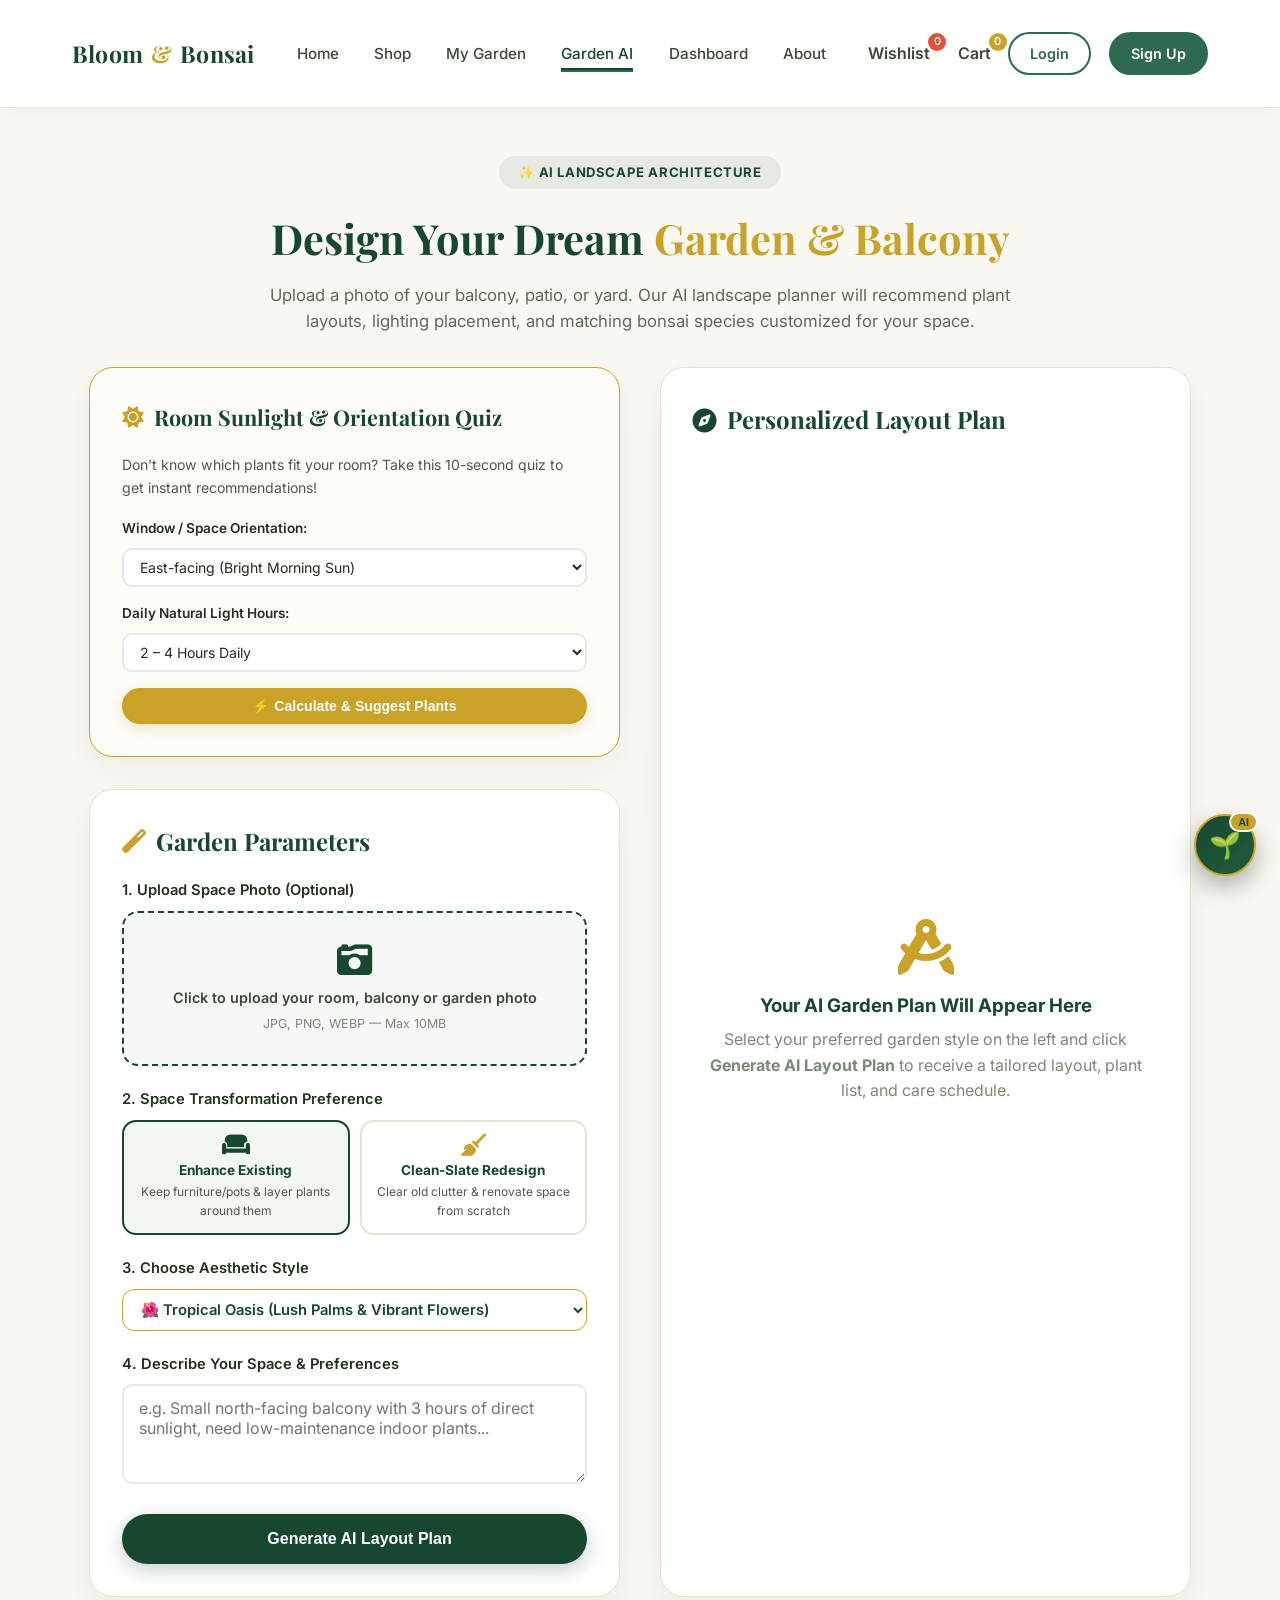
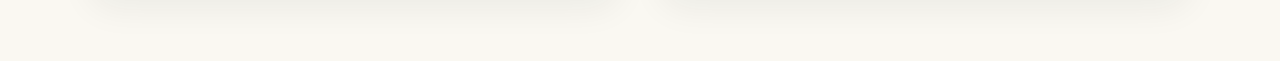
<file: gardendesigner.html>
<!DOCTYPE html>
<html lang="en">
<head>
<meta charset="UTF-8">
<meta name="viewport" content="width=device-width, initial-scale=1.0">
<title>Garden AI Designer · Bloom & Bonsai</title>
<link rel="preconnect" href="https://fonts.googleapis.com">
<link href="https://fonts.googleapis.com/css2?family=Playfair+Display:wght@500;600;700&family=Inter:wght@400;500;600;700&display=swap" rel="stylesheet">
<link rel="stylesheet" href="https://cdnjs.cloudflare.com/ajax/libs/font-awesome/6.5.0/css/all.min.css">
<link rel="stylesheet" href="style.css?v=44.0">
<style>
*{ margin:0; padding:0; box-sizing:border-box; }
body{ font-family:'Inter',sans-serif; background:#faf8f2; color:#23301f; min-height:100vh; }

/* ── Hero Section ── */
.designer-hero{ text-align:center; padding:3rem 1.5rem 2rem; max-width:850px; margin:0 auto; }
.designer-hero .badge{ background:rgba(23,72,47,.08); color:#17482f; padding:.4rem 1.2rem; border-radius:999px; font-weight:700; font-size:.82rem; text-transform:uppercase; letter-spacing:.6px; display:inline-block; margin-bottom:1rem; }
.designer-hero h1{ font-family:'Playfair Display',Georgia,serif; font-size:2.6rem; color:#17482f; margin-bottom:.6rem; }
.designer-hero h1 span{ color:#c9a227; }
.designer-hero p{ color:#5c6b58; font-size:1.05rem; line-height:1.6; }

/* ── Main Layout Grid ── */
.designer-container{ max-width:1150px; margin:0 auto; padding:0 1.5rem 4rem; display:grid; grid-template-columns:1fr 1fr; gap:2.5rem; }
@media(max-width:900px){ .designer-container{ grid-template-columns:1fr; } }

/* ── Form Card ── */
.designer-card{ background:#fff; border:1px solid #e7e2d3; border-radius:24px; padding:2rem; box-shadow:0 12px 35px rgba(14,42,26,.06); }
.designer-card h2{ font-family:'Playfair Display',Georgia,serif; color:#17482f; font-size:1.5rem; margin-bottom:1.2rem; display:flex; align-items:center; gap:10px; }

.form-group{ margin-bottom:1.4rem; }
.form-group label{ display:block; font-weight:600; color:#23301f; margin-bottom:.5rem; font-size:.92rem; }

/* Upload Area */
.image-dropzone{ border:2px dashed #17482f; border-radius:16px; background:#f6f9f6; padding:1.8rem; text-align:center; cursor:pointer; transition:.25s; }
.image-dropzone:hover{ background:#edf4ee; border-color:#c9a227; }
.image-dropzone i{ font-size:2.2rem; color:#17482f; margin-bottom:.6rem; }
.image-dropzone p{ font-size:.9rem; color:#3d4a3a; font-weight:600; }
.image-dropzone span{ font-size:.78rem; color:#7c8878; }
#gardenImage{ display:none; }
#previewArea{ margin-top:1rem; text-align:center; display:none; }
#previewImg{ max-width:100%; max-height:220px; border-radius:14px; object-fit:cover; box-shadow:0 6px 20px rgba(0,0,0,.1); }

/* Style Selector Cards */
.style-grid{ display:grid; grid-template-columns:repeat(2,1fr); gap:1rem; }
.style-option{ border:2px solid #e7e2d3; border-radius:14px; overflow:hidden; cursor:pointer; transition:.25s; background:#fff; text-align:center; padding-bottom:.8rem; }
.style-option:hover{ border-color:#17482f; transform:translateY(-2px); }
.style-option.selected{ border-color:#17482f; background:#f2f7ef; box-shadow:0 0 0 3px rgba(23,72,47,.15); }
.style-option img{ width:100%; height:110px; object-fit:cover; display:block; }
.style-option span{ display:block; margin-top:.5rem; font-weight:700; font-size:.88rem; color:#17482f; }

/* Textarea & Select */
textarea, select{ width:100%; padding:.8rem 1rem; border:1px solid #d8d3c2; border-radius:12px; font-family:inherit; font-size:.92rem; background:#fff; color:#23301f; transition:.2s; }
textarea:focus, select:focus{ outline:none; border-color:#17482f; box-shadow:0 0 0 3px rgba(23,72,47,.1); }

.btn-generate{ width:100%; background:#17482f; color:#fff; border:none; padding:1rem; border-radius:999px; font-size:1rem; font-weight:700; cursor:pointer; transition:.25s; display:flex; align-items:center; justify-content:center; gap:10px; box-shadow:0 6px 20px rgba(23,72,47,.25); }
.btn-generate:hover{ background:#0e2a1a; transform:translateY(-2px); }

/* ── Result Card ── */
.result-card{ background:#fff; border:1px solid #e7e2d3; border-radius:24px; padding:2rem; box-shadow:0 12px 35px rgba(14,42,26,.06); min-height:450px; display:flex; flex-direction:column; }
.result-card h2{ font-family:'Playfair Display',Georgia,serif; color:#17482f; font-size:1.5rem; margin-bottom:1.2rem; display:flex; align-items:center; gap:10px; }
.placeholder-result{ text-align:center; margin:auto 0; color:#7c8878; padding:2rem 1rem; }
.placeholder-result i{ font-size:3.5rem; color:#c9a227; margin-bottom:1rem; display:block; }

/* Generated Plant Cards */
.recommended-grid{ display:grid; grid-template-columns:repeat(auto-fill,minmax(140px,1fr)); gap:1rem; margin-top:1rem; }
.rec-plant{ background:#f6f3ea; border-radius:14px; overflow:hidden; padding:.6rem; text-align:center; font-size:.85rem; border:1px solid #ece7d9; }
.rec-plant img{ width:100%; height:95px; object-fit:cover; border-radius:10px; margin-bottom:.4rem; }
.rec-plant b{ display:block; color:#17482f; }
.rec-plant span{ color:#c9a227; font-weight:600; font-size:.78rem; }
</style>
</head>
<body>

<!-- ═══ CENTERED PREMIUM NAVBAR ═══ -->
<header class="navbar premium">
  <div class="nav-inner">
    <a href="index.html" class="logo">Bloom <span>&amp;</span> Bonsai</a>
    <ul class="nav-links" id="navLinks">
      <li><a href="index.html">Home</a></li>
      <li><a href="shop.html">Shop</a></li>
      <li><a href="mygarden.html">My Garden</a></li>
      <li><a href="gardendesigner.html" class="active">Garden AI</a></li>
      <li><a href="dashboard.html">Dashboard</a></li>
      <li><a href="about.html">About</a></li>
    </ul>
    <div class="nav-actions">
      <a href="wishlist.html" class="cart-link" style="margin-right:10px;">Wishlist <span class="cart-badge wishlist-count-badge" id="wishlistCount" style="background:#e74c3c;">0</span></a>
      <a href="cart.html" class="cart-link">Cart <span class="cart-badge" id="cartCount">0</span></a>
      <a href="login.html" class="btn-login" id="loginBtn">Login</a>
      <a href="register.html" class="btn-signup" id="signupBtn">Sign Up</a>
      <div class="user-menu" id="userMenu" style="display:none;align-items:center;gap:10px;">
        <i class="fas fa-user-circle"></i>
        <span id="userName">User</span>
        <a href="#" id="logoutBtn" class="btn-mini" style="font-size:0.8rem;">Logout</a>
      </div>
      <button class="hamburger" id="hamburger" onclick="toggleMenu()"><i class="fas fa-bars"></i></button>
    </div>
  </div>
</header>

<!-- ═══ HERO SECTION ═══ -->
<section class="designer-hero">
  <span class="badge">✨ AI Landscape Architecture</span>
  <h1>Design Your Dream <span>Garden & Balcony</span></h1>
  <p>Upload a photo of your balcony, patio, or yard. Our AI landscape planner will recommend plant layouts, lighting placement, and matching bonsai species customized for your space.</p>
</section>

<!-- ═══ DESIGNER INTERFACE ═══ -->
<main class="designer-container">
  <!-- Left Column: Inputs & Style Selection -->
  <div style="display:flex;flex-direction:column;gap:2rem;">
    <!-- ☀️ SUNLIGHT & ROOM ORIENTATION QUIZ WIDGET -->
    <div class="designer-card" style="background:#fdfcf7;border:1px solid #c9a227;">
      <h2 style="font-size:1.35rem;color:#17482f;"><i class="fas fa-sun" style="color:#c9a227;"></i> Room Sunlight &amp; Orientation Quiz</h2>
      <p style="font-size:0.88rem;color:#555;margin-bottom:1.2rem;">Don't know which plants fit your room? Take this 10-second quiz to get instant recommendations!</p>
      
      <div class="form-group" style="margin-bottom:1rem;">
        <label style="font-size:0.85rem;">Window / Space Orientation:</label>
        <select id="quizOrientation" style="padding:8px 12px;font-size:0.88rem;">
          <option value="east">East-facing (Bright Morning Sun)</option>
          <option value="south">South-facing (Direct Sun 6+ Hours)</option>
          <option value="west">West-facing (Afternoon Sun)</option>
          <option value="north">North-facing (Low / Indirect Light)</option>
          <option value="balcony">Outdoor Open Balcony / Garden</option>
        </select>
      </div>

      <div class="form-group" style="margin-bottom:1rem;">
        <label style="font-size:0.85rem;">Daily Natural Light Hours:</label>
        <select id="quizHours" style="padding:8px 12px;font-size:0.88rem;">
          <option value="2-4">2 – 4 Hours Daily</option>
          <option value="4-6">4 – 6 Hours Daily</option>
          <option value="6+">6+ Hours Direct Sunlight</option>
          <option value="low">Less than 2 Hours (Shaded / Low Light)</option>
        </select>
      </div>

      <button type="button" onclick="evaluateSunlightQuiz()" style="width:100%;background:#c9a227;color:#fff;border:none;padding:10px;border-radius:999px;font-weight:700;font-size:0.88rem;cursor:pointer;box-shadow:0 4px 14px rgba(201,162,39,0.25);">
        ⚡ Calculate &amp; Suggest Plants
      </button>

      <div id="quizResultsBox" style="display:none;margin-top:1rem;background:#fff;padding:12px;border-radius:12px;border:1px solid #e7e2d3;">
        <!-- Dynamically rendered -->
      </div>
    </div>

    <!-- Garden Parameters Form -->
    <div class="designer-card">
      <h2><i class="fas fa-magic" style="color:#c9a227;"></i> Garden Parameters</h2>

      <form id="designerForm">
        <!-- Image Upload -->
        <div class="form-group">
          <label>1. Upload Space Photo (Optional)</label>
          <div class="image-dropzone" onclick="document.getElementById('gardenImage').click()">
            <i class="fas fa-camera-retro"></i>
            <p>Click to upload your room, balcony or garden photo</p>
            <span>JPG, PNG, WEBP — Max 10MB</span>
          </div>
          <input type="file" id="gardenImage" accept="image/*">
          <div id="previewArea">
            <img id="previewImg" alt="Space preview">
          </div>
        </div>

        <!-- Redesign Preference Mode Selector -->
        <div class="form-group">
          <label>2. Space Transformation Preference</label>
          <input type="hidden" id="designMode" value="enhance">
          <div style="display:grid;grid-template-columns:1fr 1fr;gap:10px;">
            <div class="mode-card selected" id="modeCardEnhance" onclick="selectMode('enhance')" style="border:2px solid #17482f;background:#f2f7ef;border-radius:14px;padding:12px;cursor:pointer;text-align:center;transition:.2s;">
              <i class="fas fa-couch" style="font-size:1.4rem;color:#17482f;margin-bottom:4px;"></i>
              <b style="display:block;font-size:0.85rem;color:#17482f;">Enhance Existing</b>
              <span style="font-size:0.75rem;color:#555;display:block;">Keep furniture/pots &amp; layer plants around them</span>
            </div>
            <div class="mode-card" id="modeCardClean" onclick="selectMode('clean_slate')" style="border:2px solid #e7e2d3;background:#fff;border-radius:14px;padding:12px;cursor:pointer;text-align:center;transition:.2s;">
              <i class="fas fa-broom" style="font-size:1.4rem;color:#c9a227;margin-bottom:4px;"></i>
              <b style="display:block;font-size:0.85rem;color:#17482f;">Clean-Slate Redesign</b>
              <span style="font-size:0.75rem;color:#555;display:block;">Clear old clutter &amp; renovate space from scratch</span>
            </div>
          </div>
        </div>

        <!-- Garden Style Selection Dropdown -->
        <div class="form-group">
          <label>3. Choose Aesthetic Style</label>
          <select id="designStyle" style="width:100%;padding:10px 14px;border-radius:12px;border:1px solid #c9a227;font-size:0.92rem;background:#fff;color:#17482f;font-weight:600;cursor:pointer;">
            <option value="tropical">🌺 Tropical Oasis (Lush Palms &amp; Vibrant Flowers)</option>
            <option value="bonsai">⛩️ Zen Bonsai (Stone Sanctuary &amp; Japanese Pines)</option>
            <option value="minimalist">🌿 Minimalist Modern (Clean Lines &amp; Terracotta Pots)</option>
            <option value="maximalist">🌸 Lush Cottage (Dense Blooming Perennials)</option>
          </select>
        </div>

        <!-- Description Notes -->
        <div class="form-group">
          <label>4. Describe Your Space &amp; Preferences</label>
          <textarea id="designPrompt" rows="3" placeholder="e.g. Small north-facing balcony with 3 hours of direct sunlight, need low-maintenance indoor plants..."></textarea>
        </div>

        <button type="submit" class="btn-generate" id="genBtn">
          <i class="fas fa-sparkles"></i> Generate AI Layout Plan
        </button>
      </form>
    </div>
  </div>

  <!-- Right Column: Interactive Results -->
  <div class="result-card">
    <div style="display:flex;justify-content:space-between;align-items:center;flex-wrap:wrap;gap:10px;margin-bottom:1.2rem;">
      <h2 style="margin:0;"><i class="fas fa-compass" style="color:#17482f;"></i> Personalized Layout Plan</h2>
      <div id="exportActionBtns" style="display:none;gap:8px;">
        <button onclick="exportGardenPNG()" style="background:#17482f;color:#fff;border:none;padding:6px 14px;border-radius:999px;font-size:0.78rem;font-weight:700;cursor:pointer;">
          <i class="fas fa-camera"></i> Save PNG Image
        </button>
        <button onclick="exportGardenPDF()" style="background:#c9a227;color:#fff;border:none;padding:6px 14px;border-radius:999px;font-size:0.78rem;font-weight:700;cursor:pointer;">
          <i class="fas fa-file-pdf"></i> Export PDF Plan
        </button>
      </div>
    </div>
    <div id="designerResult" style="flex:1;display:flex;flex-direction:column;">
      <div class="placeholder-result">
        <i class="fas fa-drafting-compass"></i>
        <h3 style="color:#17482f;margin-bottom:.4rem;">Your AI Garden Plan Will Appear Here</h3>
        <p>Select your preferred garden style on the left and click <strong>Generate AI Layout Plan</strong> to receive a tailored layout, plant list, and care schedule.</p>
      </div>
    </div>
  </div>
</main>

<script src="script.js?v=43.0"></script>
<script>
function selectMode(mode) {
  document.getElementById('designMode').value = mode;
  const cardEnhance = document.getElementById('modeCardEnhance');
  const cardClean = document.getElementById('modeCardClean');
  if (mode === 'enhance') {
    cardEnhance.style.borderColor = '#17482f';
    cardEnhance.style.background = '#f2f7ef';
    cardClean.style.borderColor = '#e7e2d3';
    cardClean.style.background = '#fff';
  } else {
    cardClean.style.borderColor = '#17482f';
    cardClean.style.background = '#f2f7ef';
    cardEnhance.style.borderColor = '#e7e2d3';
    cardEnhance.style.background = '#fff';
  }
}

function selectStyle(el, style) {
  document.querySelectorAll('.style-option').forEach(o => o.classList.remove('selected'));
  el.classList.add('selected');
  document.getElementById('designStyle').value = style;
}

document.getElementById('gardenImage').addEventListener('change', function(e) {
  const file = e.target.files[0];
  if (file) {
    const reader = new FileReader();
    reader.onload = function(evt) {
      document.getElementById('previewImg').src = evt.target.result;
      document.getElementById('previewArea').style.display = 'block';
    };
    reader.readAsDataURL(file);
  }
});
</script>
</body>
</html>
</file>
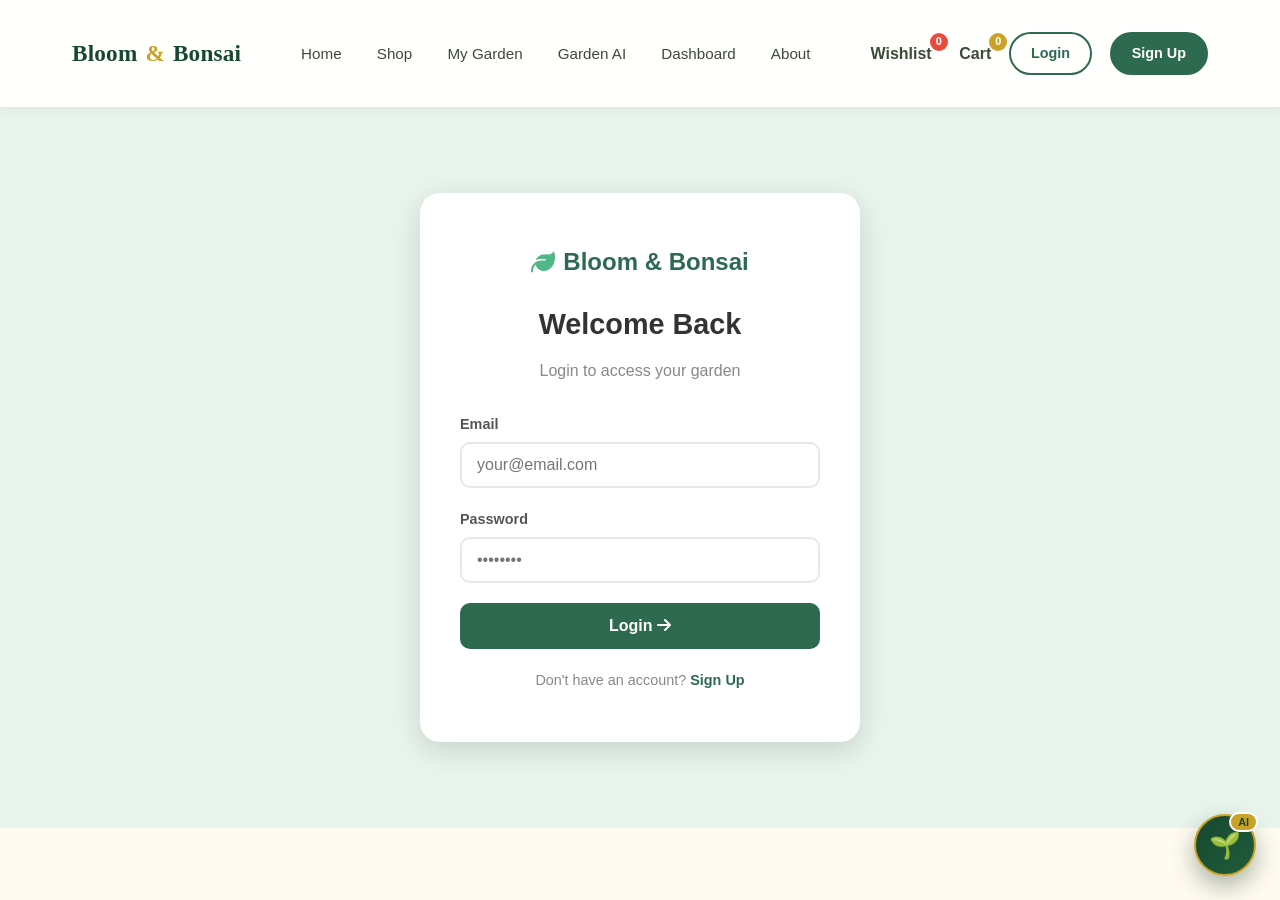
<file: login.html>
<!DOCTYPE html>
<html lang="en">
<head>
    <meta charset="UTF-8">
    <meta name="viewport" content="width=device-width, initial-scale=1.0">
    <title>Login — Bloom & Bonsai</title>
    <link rel="stylesheet" href="https://cdnjs.cloudflare.com/ajax/libs/font-awesome/6.5.0/css/all.min.css">
    <link rel="stylesheet" href="style.css?v=43.0">
    <script src="script.js?v=43.0"></script>
</head>
<body>
<header class="navbar premium">
  <div class="nav-inner">
    <a href="index.html" class="logo">Bloom <span>&amp;</span> Bonsai</a>
    <ul class="nav-links" id="navLinks">
      <li><a href="index.html">Home</a></li>
      <li><a href="shop.html">Shop</a></li>
      <li><a href="mygarden.html">My Garden</a></li>
      <li><a href="gardendesigner.html">Garden AI</a></li>
      <li><a href="dashboard.html">Dashboard</a></li>
      <li><a href="about.html">About</a></li>
    </ul>
    <div class="nav-actions">
      <a href="wishlist.html" class="cart-link" style="margin-right:10px;">Wishlist <span class="cart-badge wishlist-count-badge" id="wishlistCount" style="background:#e74c3c;">0</span></a>
      <a href="cart.html" class="cart-link">Cart <span class="cart-badge" id="cartCount">0</span></a>
      <a href="login.html" class="btn-login" id="loginBtn">Login</a>
      <a href="register.html" class="btn-signup" id="signupBtn">Sign Up</a>
      <div class="user-menu" id="userMenu" style="display:none;align-items:center;gap:10px;">
        <i class="fas fa-user-circle"></i>
        <span id="userName">User</span>
        <a href="#" id="logoutBtn" class="btn-mini" style="font-size:0.8rem;">Logout</a>
      </div>
      <button class="hamburger" id="hamburger" onclick="toggleMenu()"><i class="fas fa-bars"></i></button>
    </div>
  </div>
</header>
<div class="auth-page">
    <div class="auth-container">
        <!-- file:// Warning Banner -->
        <div id="fileProtocolWarning" style="display:none;background:#fff3cd;color:#856404;padding:12px 16px;border-radius:10px;border:1px solid #ffeeba;margin-bottom:16px;font-size:0.85rem;text-align:center;">
            <strong>⚠️ Notice:</strong> You opened this file directly. Please visit <a href="http://localhost/bloom-bonsai/login.html" style="color:#856404;font-weight:bold;text-decoration:underline;">http://localhost/bloom-bonsai/login.html</a> in your browser for XAMPP PHP to process logins.
        </div>

        <a href="index.html" class="logo" style="justify-content:center;margin-bottom:20px;">
            <i class="fas fa-leaf"></i> Bloom & Bonsai
        </a>
        <h2>Welcome Back</h2>
        <p class="subtitle">Login to access your garden</p>

        <form id="loginForm" onsubmit="handleLogin(event); return false;">
            <div class="form-group">
                <label>Email</label>
                <input type="email" id="loginEmail" required placeholder="your@email.com" autocomplete="email">
            </div>
            <div class="form-group">
                <label>Password</label>
                <input type="password" id="loginPassword" required placeholder="••••••••" autocomplete="current-password">
            </div>
            <button type="submit" class="auth-btn" id="loginSubmitBtn">Login <i class="fas fa-arrow-right"></i></button>
        </form>

        <div class="auth-link">
            Don't have an account? <a href="register.html">Sign Up</a>
        </div>
    </div>
</div>

<script>
    if (window.location.protocol === 'file:') {
        var warn = document.getElementById('fileProtocolWarning');
        if (warn) warn.style.display = 'block';
    }
</script>
</body>
</html>
</file>
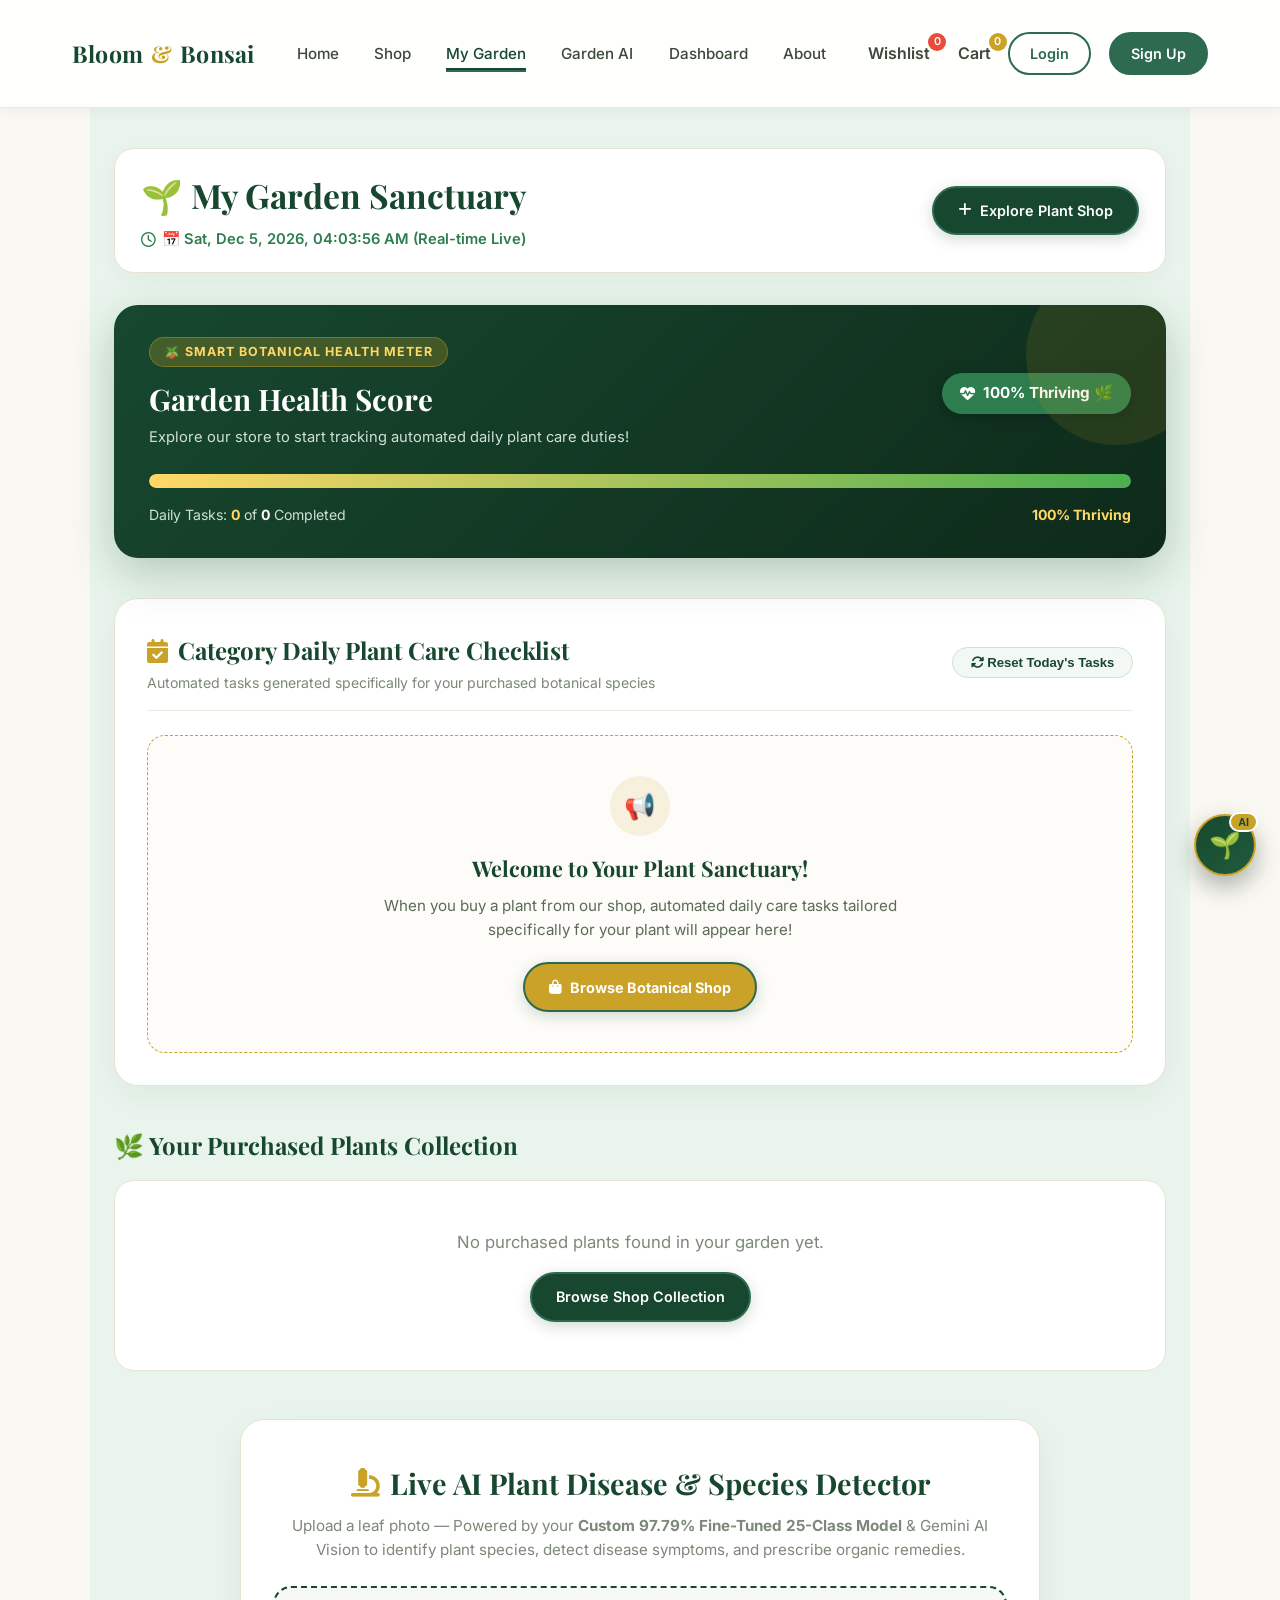
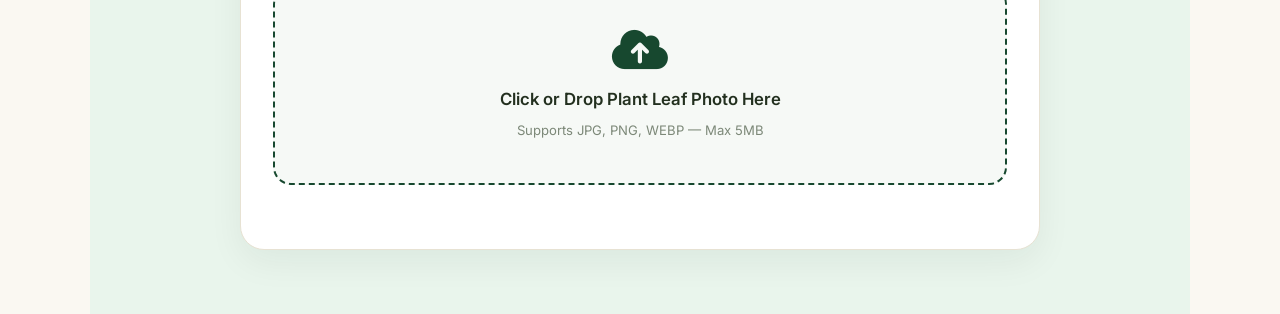
<file: mygarden.html>
<!DOCTYPE html>
<html lang="en">
<head>
<meta charset="UTF-8">
<meta name="viewport" content="width=device-width, initial-scale=1.0">
<title>My Garden & Plant Care Tracker · Bloom & Bonsai</title>
<link rel="preconnect" href="https://fonts.googleapis.com">
<link href="https://fonts.googleapis.com/css2?family=Playfair+Display:wght@500;600;700&family=Inter:wght@400;500;600;700&display=swap" rel="stylesheet">
<link rel="stylesheet" href="https://cdnjs.cloudflare.com/ajax/libs/font-awesome/6.5.0/css/all.min.css">
<link rel="stylesheet" href="style.css?v=44.0">
<style>
*{ margin:0; padding:0; box-sizing:border-box; }
body{ font-family:'Inter',sans-serif; background:#faf8f2; color:#23301f; min-height:100vh; }

.btn-primary{ background:#17482f; color:#fff; padding:.7rem 1.5rem; border-radius:999px; text-decoration:none; font-weight:600; font-size:.9rem; display:inline-flex; align-items:center; gap:8px; transition:.25s; box-shadow:0 4px 15px rgba(23,72,47,.2); }
.btn-primary:hover{ background:#0e2a1a; transform:translateY(-2px); }

.garden-page{ max-width:1100px; margin:0 auto; padding:2.5rem 1.5rem 4rem; }
.garden-header{ display:flex; align-items:center; justify-content:space-between; flex-wrap:wrap; gap:1rem; margin-bottom:2rem; }
.garden-header h1{ font-family:'Playfair Display',Georgia,serif; font-size:2.4rem; color:#17482f; display:flex; align-items:center; gap:10px; }
.my-plants-grid{ display:grid; grid-template-columns:repeat(auto-fill,minmax(230px,1fr)); gap:1.5rem; margin-bottom:3rem; }

.task-item {
  display: flex;
  align-items: center;
  gap: 14px;
  background: #faf8f2;
  border: 1px solid #e7e2d3;
  border-radius: 14px;
  padding: 14px 18px;
  margin-bottom: 10px;
  transition: all 0.25s ease;
  cursor: pointer;
}
.task-item:hover {
  background: #f4f8f5;
  border-color: #2e7d4f;
  transform: translateX(4px);
}
.task-item.completed {
  background: #f0f7f2;
  border-color: #a8d5b5;
  opacity: 0.85;
}
.task-item.completed .task-text {
  text-decoration: line-through;
  color: #7c8878;
}
.task-checkbox {
  width: 22px;
  height: 22px;
  border-radius: 6px;
  border: 2px solid #2e7d4f;
  display: flex;
  align-items: center;
  justify-content: center;
  background: #fff;
  transition: 0.2s;
}
.task-item.completed .task-checkbox {
  background: #2e7d4f;
  border-color: #2e7d4f;
  color: #fff;
}

.ai-card{ background:#fff; border:1px solid #e7e2d3; border-radius:24px; padding:2.5rem 2rem; text-align:center; box-shadow:0 12px 35px rgba(14,42,26,.06); max-width:800px; margin:0 auto; }
.ai-card h2{ font-family:'Playfair Display',Georgia,serif; font-size:1.8rem; color:#17482f; margin-bottom:.5rem; display:flex; align-items:center; justify-content:center; gap:10px; }
.ai-card p{ color:#7c8878; font-size:.95rem; margin-bottom:1.5rem; }
.upload-area{ border:2px dashed #17482f; border-radius:18px; background:#f6f9f6; padding:2.5rem 1.5rem; cursor:pointer; transition:.25s; }
.upload-area:hover{ background:#edf4ee; border-color:#c9a227; }
.upload-area i{ font-size:2.8rem; color:#17482f; margin-bottom:.8rem; }
.upload-area p{ color:#23301f; font-weight:600; margin-bottom:.3rem; font-size:1.05rem; }
.upload-area span{ color:#7c8878; font-size:.82rem; }
#fileInput{ display:none; }
.ai-result{ margin-top:1.5rem; text-align:left; background:#faf8f2; border:1px solid #e7e2d3; border-radius:16px; padding:1.5rem; display:none; }

/* Plant Detail Modal */
.modal-overlay { position: fixed; inset: 0; background: rgba(0,0,0,0.6); backdrop-filter: blur(4px); display: flex; align-items: center; justify-content: center; z-index: 1000; padding: 20px; opacity: 0; pointer-events: none; transition: opacity 0.3s; }
.modal-overlay.show { opacity: 1; pointer-events: auto; }
.modal-card { background: #fff; border-radius: 20px; max-width: 680px; width: 100%; max-height: 90vh; overflow-y: auto; padding: 30px; position: relative; box-shadow: 0 20px 50px rgba(0,0,0,0.25); }
.modal-close { position: absolute; top: 18px; right: 18px; background: #f0f0f0; border: none; width: 34px; height: 34px; border-radius: 50%; cursor: pointer; font-weight: bold; }
.detail-row { display: flex; justify-content: space-between; padding: 8px 0; border-bottom: 1px solid #f0f0f0; font-size: 0.9rem; }
.care-tabs { display: flex; gap: 10px; margin: 15px 0; overflow-x: auto; }
.care-tab { padding: 8px 16px; background: #f4f8f5; border-radius: 20px; cursor: pointer; font-size: 0.85rem; font-weight: 600; color: #17482f; white-space: nowrap; }
.care-tab.active { background: #17482f; color: #fff; }
</style>
</head>
<body>

<!-- ═══ CENTERED PREMIUM NAVBAR ═══ -->
<header class="navbar premium">
  <div class="nav-inner">
    <a href="index.html" class="logo">Bloom <span>&amp;</span> Bonsai</a>
    <ul class="nav-links" id="navLinks">
      <li><a href="index.html">Home</a></li>
      <li><a href="shop.html">Shop</a></li>
      <li><a href="mygarden.html" class="active">My Garden</a></li>
      <li><a href="gardendesigner.html">Garden AI</a></li>
      <li><a href="dashboard.html">Dashboard</a></li>
      <li><a href="about.html">About</a></li>
    </ul>
    <div class="nav-actions">
      <a href="wishlist.html" class="cart-link" style="margin-right:10px;">Wishlist <span class="cart-badge wishlist-count-badge" id="wishlistCount" style="background:#e74c3c;">0</span></a>
      <a href="cart.html" class="cart-link">Cart <span class="cart-badge" id="cartCount">0</span></a>
      <a href="login.html" class="btn-login" id="loginBtn">Login</a>
      <a href="register.html" class="btn-signup" id="signupBtn">Sign Up</a>
      <div class="user-menu" id="userMenu" style="display:none;align-items:center;gap:10px;">
        <i class="fas fa-user-circle"></i>
        <span id="userName">User</span>
        <a href="#" id="logoutBtn" class="btn-mini" style="font-size:0.8rem;">Logout</a>
      </div>
      <button class="hamburger" id="hamburger" onclick="toggleMenu()"><i class="fas fa-bars"></i></button>
    </div>
  </div>
</header>

<main class="garden-page">
  <div class="garden-header" style="display:flex;align-items:center;justify-content:space-between;flex-wrap:wrap;gap:1rem;margin-bottom:2rem;background:#fff;padding:20px 26px;border-radius:20px;border:1px solid #e7e2d3;box-shadow:0 6px 20px rgba(14,42,26,0.04);">
    <div>
      <h1 style="font-family:'Playfair Display',Georgia,serif;font-size:2.1rem;color:#17482f;display:flex;align-items:center;gap:10px;margin:0;">🌱 My Garden Sanctuary</h1>
      <div id="gardenRealtimeClock" style="color:#2e7d4f;font-size:0.92rem;font-weight:600;margin-top:6px;display:flex;align-items:center;gap:6px;">
        <i class="far fa-clock"></i> <span id="gardenClockText">Loading live date &amp; time...</span>
      </div>
    </div>
    <a href="shop.html" class="btn-primary"><i class="fas fa-plus"></i> Explore Plant Shop</a>
  </div>

  <!-- 🌿 LIVE GARDEN HEALTH METER HERO CARD -->
  <div class="garden-health-card" id="gardenHealthCard" style="background:linear-gradient(135deg, #17482f 0%, #0e2a1a 100%);border-radius:24px;padding:2rem 2.2rem;color:#fff;margin-bottom:2.5rem;box-shadow:0 15px 45px rgba(23,72,47,0.25);position:relative;overflow:hidden;">
    <div style="position:absolute;top:-40px;right:-40px;width:180px;height:180px;background:rgba(201,162,39,0.12);border-radius:50%;pointer-events:none;"></div>
    
    <div style="display:flex;align-items:center;justify-content:space-between;flex-wrap:wrap;gap:1.5rem;margin-bottom:1.5rem;">
      <div>
        <span style="background:rgba(201,162,39,0.25);color:#ffd866;border:1px solid rgba(201,162,39,0.4);padding:4px 14px;border-radius:999px;font-size:0.78rem;font-weight:700;letter-spacing:1px;text-transform:uppercase;display:inline-block;margin-bottom:8px;">
          🪴 Smart Botanical Health Meter
        </span>
        <h2 style="font-family:'Playfair Display',Georgia,serif;font-size:1.85rem;color:#fff;margin:0 0 4px;">Garden Health Score</h2>
        <p style="color:#d0e0d5;font-size:0.92rem;margin:0;" id="healthSubtext">Complete your daily care duties to maintain 100% garden health!</p>
      </div>
      
      <div style="text-align:right;">
        <span id="healthBadge" style="background:#2e7d4f;color:#fff;padding:8px 18px;border-radius:999px;font-size:0.95rem;font-weight:700;display:inline-flex;align-items:center;gap:8px;box-shadow:0 4px 15px rgba(0,0,0,0.2);">
          <i class="fas fa-heartbeat"></i> <span id="healthBadgeText">100% Thriving 🌿</span>
        </span>
      </div>
    </div>

    <!-- Health Progress Bar -->
    <div style="background:rgba(255,255,255,0.15);border-radius:999px;height:14px;overflow:hidden;margin-bottom:1rem;position:relative;">
      <div id="healthMeterBar" style="width:100%;height:100%;background:linear-gradient(90deg, #ffd866 0%, #4caf50 100%);border-radius:999px;transition:width 0.6s cubic-bezier(0.4, 0, 0.2, 1);"></div>
    </div>

    <div style="display:flex;align-items:center;justify-content:space-between;font-size:0.88rem;color:#d0e0d5;">
      <span>Daily Tasks: <strong id="completedTaskCount" style="color:#ffd866;">0</strong> of <strong id="totalTaskCount" style="color:#fff;">0</strong> Completed</span>
      <span id="meterPercentText" style="font-weight:700;color:#ffd866;">100% Thriving</span>
    </div>
  </div>

  <!-- 📋 CATEGORY-BASED DAILY PLANT CARE CHECKLIST -->
  <div class="care-checklist-section" style="background:#ffffff;border:1px solid #e7e2d3;border-radius:24px;padding:2rem;margin-bottom:2.5rem;box-shadow:0 10px 30px rgba(14,42,26,0.05);">
    <div style="display:flex;align-items:center;justify-content:space-between;flex-wrap:wrap;gap:1rem;margin-bottom:1.5rem;border-bottom:1px solid #f0eae0;padding-bottom:1rem;">
      <div>
        <h3 style="font-family:'Playfair Display',Georgia,serif;font-size:1.5rem;color:#17482f;display:flex;align-items:center;gap:10px;">
          <i class="fas fa-calendar-check" style="color:#c9a227;"></i> Category Daily Plant Care Checklist
        </h3>
        <p style="color:#7c8878;font-size:0.88rem;margin-top:2px;">Automated tasks generated specifically for your purchased botanical species</p>
      </div>
      <button onclick="resetDailyCareTasks()" class="btn-mini" style="background:#f4f8f5;color:#17482f;border:1px solid #cce3d2;font-weight:600;font-size:0.82rem;">
        <i class="fas fa-sync-alt"></i> Reset Today's Tasks
      </button>
    </div>

    <!-- Task List Container -->
    <div id="careTaskListContainer">
      <div style="text-align:center;padding:2rem;color:#7c8878;">
        <i class="fas fa-spinner fa-spin" style="font-size:1.8rem;color:#17482f;margin-bottom:10px;"></i>
        <p>Loading your personalized garden care tasks...</p>
      </div>
    </div>
  </div>

  <!-- 🪴 OWNED PLANTS COLLECTION GRID -->
  <div style="margin-bottom:1rem;">
    <h3 style="font-family:'Playfair Display',Georgia,serif;font-size:1.5rem;color:#17482f;margin-bottom:1rem;">
      🌿 Your Purchased Plants Collection
    </h3>
  </div>

  <div class="my-plants-grid" id="myPlantsList">
    <div style="grid-column:1/-1;text-align:center;padding:3rem;color:#7c8878;" class="premium-card">
      <p style="font-size:1.1rem;margin-bottom:1rem;">No plants in your garden yet — buy a plant from the shop!</p>
      <a href="shop.html" class="btn-primary">Browse Shop Collection</a>
    </div>
  </div>

  <!-- 🤖 AI SCANNER CARD -->
  <div class="ai-card">
    <h2><i class="fas fa-microscope" style="color:#c9a227;"></i> Live AI Plant Disease &amp; Species Detector</h2>
    <p>Upload a leaf photo — Powered by your <strong>Custom 97.79% Fine-Tuned 25-Class Model</strong> &amp; Gemini AI Vision to identify plant species, detect disease symptoms, and prescribe organic remedies.</p>
    <div class="upload-area" onclick="document.getElementById('fileInput').click()">
      <i class="fas fa-cloud-upload-alt"></i>
      <p>Click or Drop Plant Leaf Photo Here</p>
      <span>Supports JPG, PNG, WEBP — Max 5MB</span>
    </div>
    <input type="file" id="fileInput" accept="image/*" onchange="handleFileUpload(event)">
    <div style="margin-top:1.5rem;text-align:center;">
      <img id="uploadPreview" style="max-width:320px;max-height:260px;border-radius:16px;box-shadow:0 8px 25px rgba(0,0,0,.1);display:none;margin:0 auto;">
    </div>
    <div class="ai-result" id="aiResult"></div>
  </div>
</main>

<!-- PLANT CARE DETAIL MODAL -->
<div class="modal-overlay" id="plantModal">
  <div class="modal-card">
    <button class="modal-close" onclick="closePlantModal()">✕</button>
    <div id="plantModalBody"></div>
  </div>
</div>

<script src="script.js?v=44.0"></script>
<script>
function startGardenRealtimeClock() {
  function update() {
    const el = document.getElementById('gardenClockText');
    if (!el) return;
    const now = new Date();
    const options = { 
      weekday: 'short', year: 'numeric', month: 'short', day: 'numeric', 
      hour: '2-digit', minute: '2-digit', second: '2-digit', hour12: true 
    };
    el.textContent = '📅 ' + now.toLocaleString('en-US', options) + ' (Real-time Live)';
  }
  update();
  setInterval(update, 1000);
}
document.addEventListener('DOMContentLoaded', startGardenRealtimeClock);
</script>
</body>
</html>
</file>
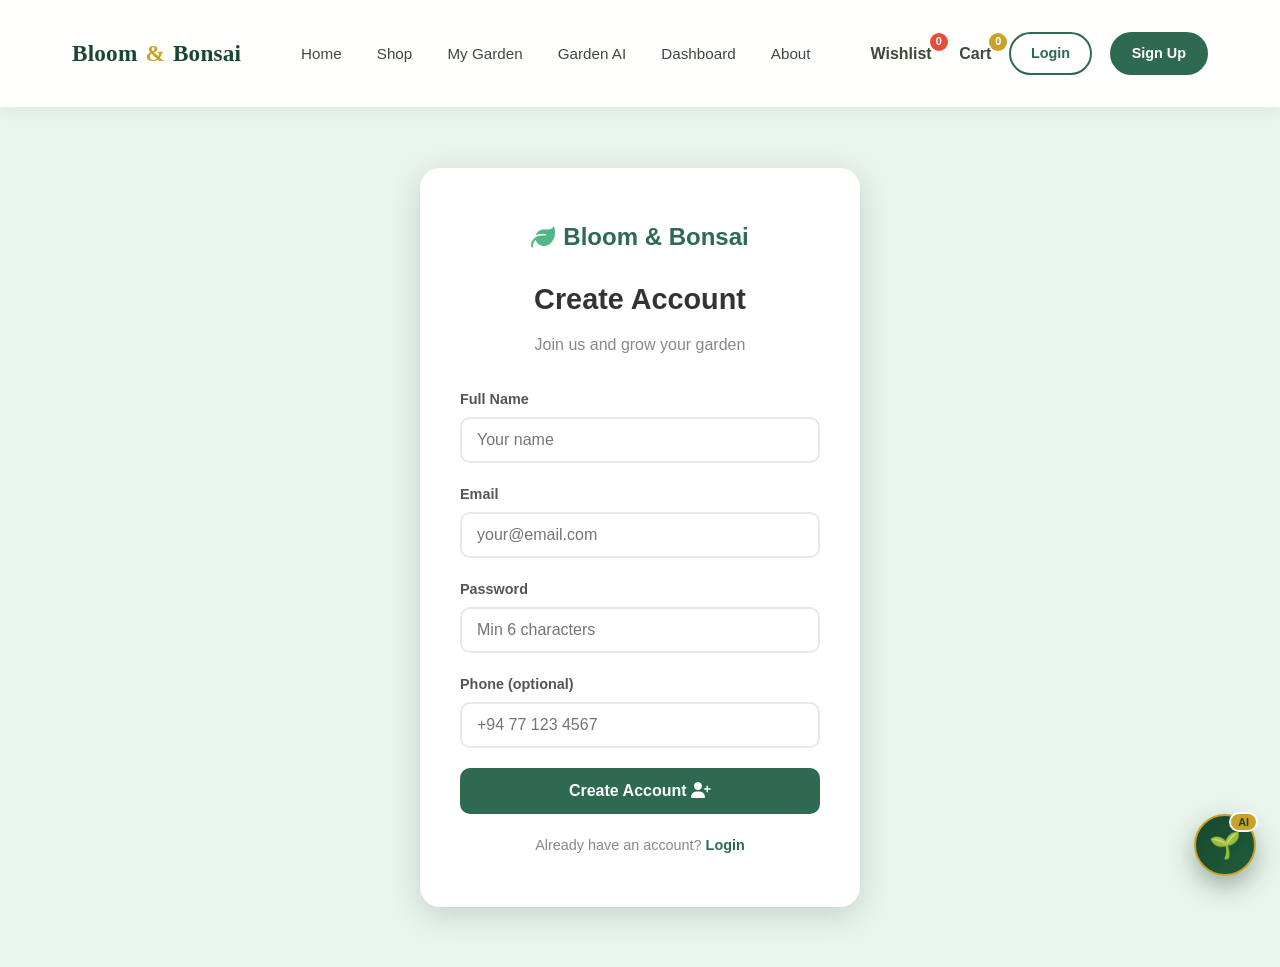
<file: register.html>
<!DOCTYPE html>
<html lang="en">
<head>
    <meta charset="UTF-8">
    <meta name="viewport" content="width=device-width, initial-scale=1.0">
    <title>Sign Up — Bloom & Bonsai</title>
    <link rel="stylesheet" href="https://cdnjs.cloudflare.com/ajax/libs/font-awesome/6.5.0/css/all.min.css">
    <link rel="stylesheet" href="style.css?v=43.0">
    <script src="script.js?v=43.0"></script>
</head>
<body>
<header class="navbar premium">
  <div class="nav-inner">
    <a href="index.html" class="logo">Bloom <span>&amp;</span> Bonsai</a>
    <ul class="nav-links" id="navLinks">
      <li><a href="index.html">Home</a></li>
      <li><a href="shop.html">Shop</a></li>
      <li><a href="mygarden.html">My Garden</a></li>
      <li><a href="gardendesigner.html">Garden AI</a></li>
      <li><a href="dashboard.html">Dashboard</a></li>
      <li><a href="about.html">About</a></li>
    </ul>
    <div class="nav-actions">
      <a href="wishlist.html" class="cart-link" style="margin-right:10px;">Wishlist <span class="cart-badge wishlist-count-badge" id="wishlistCount" style="background:#e74c3c;">0</span></a>
      <a href="cart.html" class="cart-link">Cart <span class="cart-badge" id="cartCount">0</span></a>
      <a href="login.html" class="btn-login" id="loginBtn">Login</a>
      <a href="register.html" class="btn-signup" id="signupBtn">Sign Up</a>
      <div class="user-menu" id="userMenu" style="display:none;align-items:center;gap:10px;">
        <i class="fas fa-user-circle"></i>
        <span id="userName">User</span>
        <a href="#" id="logoutBtn" class="btn-mini" style="font-size:0.8rem;">Logout</a>
      </div>
      <button class="hamburger" id="hamburger" onclick="toggleMenu()"><i class="fas fa-bars"></i></button>
    </div>
  </div>
</header>
<div class="auth-page">
    <div class="auth-container">
        <!-- file:// Warning Banner -->
        <div id="fileProtocolWarning" style="display:none;background:#fff3cd;color:#856404;padding:12px 16px;border-radius:10px;border:1px solid #ffeeba;margin-bottom:16px;font-size:0.85rem;text-align:center;">
            <strong>⚠️ Notice:</strong> You opened this file directly. Please visit <a href="http://localhost/bloom-bonsai/register.html" style="color:#856404;font-weight:bold;text-decoration:underline;">http://localhost/bloom-bonsai/register.html</a> in your browser for XAMPP PHP to process registration.
        </div>

        <a href="index.html" class="logo" style="justify-content:center;margin-bottom:20px;">
            <i class="fas fa-leaf"></i> Bloom & Bonsai
        </a>
        <h2>Create Account</h2>
        <p class="subtitle">Join us and grow your garden</p>

        <form id="registerForm" onsubmit="handleRegister(event); return false;">
            <div class="form-group">
                <label>Full Name</label>
                <input type="text" id="regName" required placeholder="Your name">
            </div>
            <div class="form-group">
                <label>Email</label>
                <input type="email" id="regEmail" required placeholder="your@email.com">
            </div>
            <div class="form-group">
                <label>Password</label>
                <input type="password" id="regPassword" required placeholder="Min 6 characters" minlength="6">
            </div>
            <div class="form-group">
                <label>Phone (optional)</label>
                <input type="tel" id="regPhone" placeholder="+94 77 123 4567">
            </div>
            <button type="submit" class="auth-btn" id="regSubmitBtn">Create Account <i class="fas fa-user-plus"></i></button>
        </form>
        <div class="auth-link">
            Already have an account? <a href="login.html">Login</a>
        </div>
    </div>
</div>

<script>
    if (window.location.protocol === 'file:') {
        var warn = document.getElementById('fileProtocolWarning');
        if (warn) warn.style.display = 'block';
    }
</script>
</body>
</html>
</file>
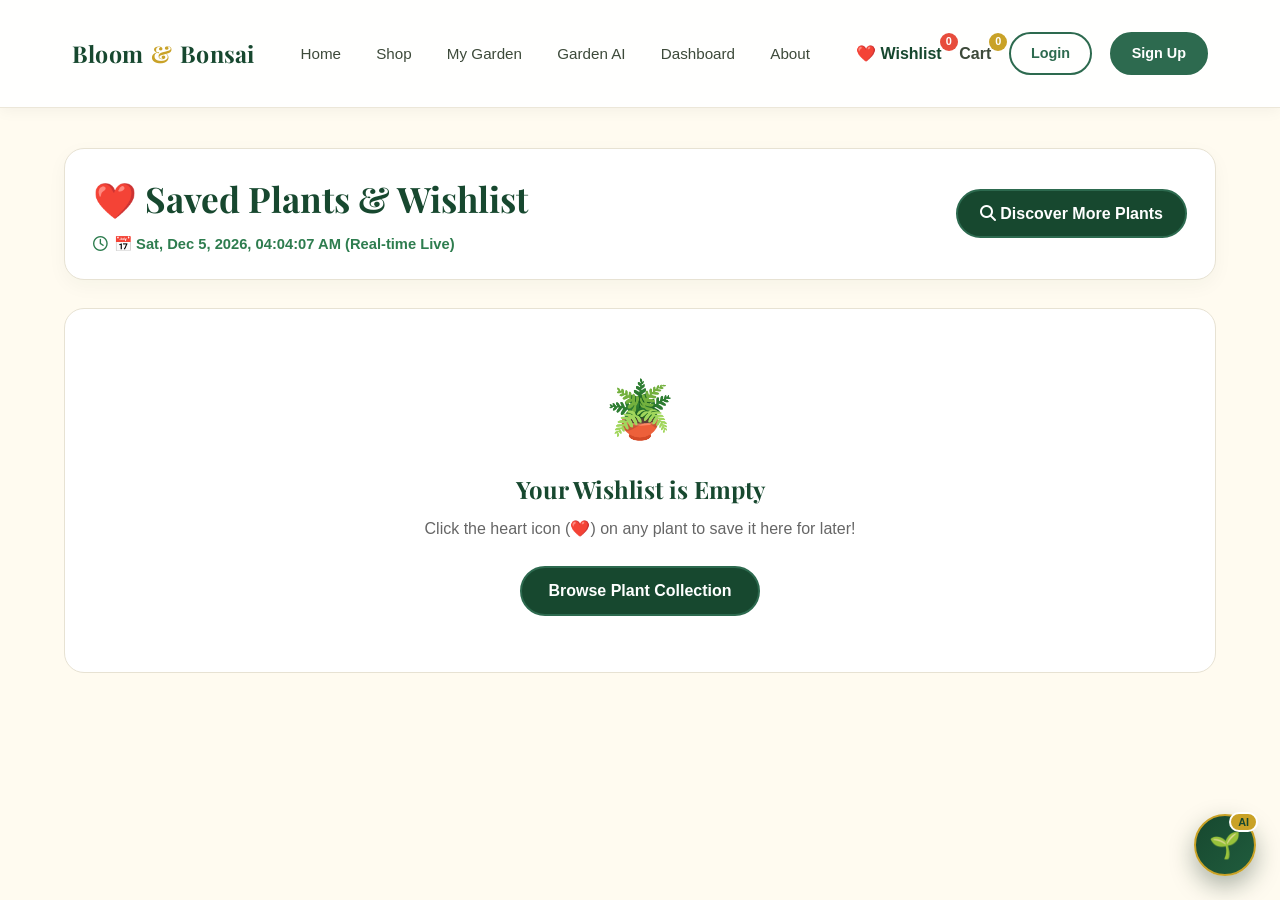
<file: wishlist.html>
<!DOCTYPE html>
<html lang="en">
<head>
<meta charset="UTF-8">
<meta name="viewport" content="width=device-width, initial-scale=1.0">
<title>Saved Plants & Wishlist · Bloom & Bonsai</title>
<link rel="preconnect" href="https://fonts.googleapis.com">
<link href="https://fonts.googleapis.com/css2?family=Playfair+Display:wght@500;600;700&family=Inter:wght@400;500;600;700&display=swap" rel="stylesheet">
<link rel="stylesheet" href="https://cdnjs.cloudflare.com/ajax/libs/font-awesome/6.5.0/css/all.min.css">
<link rel="stylesheet" href="style.css?v=43.0">
<style>
  .wishlist-page { max-width: 1200px; margin: 0 auto; padding: 2.5rem 1.5rem 5rem; }
  .wishlist-grid { display: grid; grid-template-columns: repeat(auto-fill, minmax(260px, 1fr)); gap: 1.5rem; }
  .wishlist-card {
    background: #fff; border: 1px solid #e7e2d3; border-radius: 18px; overflow: hidden;
    transition: transform 0.25s cubic-bezier(0.16, 1, 0.3, 1), box-shadow 0.25s ease;
    box-shadow: 0 6px 20px rgba(14, 42, 26, 0.05); display: flex; flex-direction: column;
  }
  .wishlist-card:hover {
    transform: translateY(-5px); box-shadow: 0 14px 30px rgba(14, 42, 26, 0.12); border-color: #52B788;
  }
</style>
</head>
<body>

<!-- ═══ NAVBAR ═══ -->
<header class="navbar premium">
  <div class="nav-inner">
    <a href="index.html" class="logo">Bloom <span>&amp;</span> Bonsai</a>
    <ul class="nav-links" id="navLinks">
      <li><a href="index.html">Home</a></li>
      <li><a href="shop.html">Shop</a></li>
      <li><a href="mygarden.html">My Garden</a></li>
      <li><a href="gardendesigner.html">Garden AI</a></li>
      <li><a href="dashboard.html">Dashboard</a></li>
      <li><a href="about.html">About</a></li>
    </ul>
    <div class="nav-actions">
      <a href="wishlist.html" class="cart-link active" style="color:#17482f;font-weight:700;">
        ❤️ Wishlist <span class="cart-badge wishlist-count-badge" id="wishlistCount" style="background:#e74c3c;">0</span>
      </a>
      <a href="cart.html" class="cart-link">Cart <span class="cart-badge" id="cartCount">0</span></a>
      <a href="login.html" class="btn-login" id="loginBtn">Login</a>
      <a href="register.html" class="btn-signup" id="signupBtn">Sign Up</a>
      <div class="user-menu" id="userMenu" style="display:none;align-items:center;gap:10px;">
        <i class="fas fa-user-circle"></i>
        <span id="userName">User</span>
        <a href="#" id="logoutBtn" class="btn-mini" style="font-size:0.8rem;">Logout</a>
      </div>
      <button class="hamburger" id="hamburger" onclick="toggleMenu()"><i class="fas fa-bars"></i></button>
    </div>
  </div>
</header>

<main class="wishlist-page">
  <!-- HEADER & REAL-TIME DATE TRACKING WIDGET -->
  <div style="display:flex;justify-content:space-between;align-items:center;flex-wrap:wrap;gap:16px;background:#ffffff;border:1px solid #e7e2d3;padding:22px 28px;border-radius:20px;margin-bottom:28px;box-shadow:0 6px 20px rgba(14,42,26,0.04);">
    <div>
      <h1 style="font-family:'Playfair Display',serif;color:#17482f;margin:0;font-size:2.2rem;">❤️ Saved Plants &amp; Wishlist</h1>
      <div id="wishlistRealtimeClock" style="color:#2e7d4f;font-size:0.92rem;font-weight:600;margin-top:6px;display:flex;align-items:center;gap:6px;">
        <i class="far fa-clock"></i> <span id="wishlistClockText">Loading live date &amp; time...</span>
      </div>
    </div>
    <div>
      <a href="shop.html" class="btn-primary" style="background:#17482f;color:#fff;padding:10px 22px;border-radius:999px;font-weight:600;text-decoration:none;">
        <i class="fas fa-search"></i> Discover More Plants
      </a>
    </div>
  </div>

  <!-- WISHLIST GRID CONTAINER -->
  <div id="wishlistGrid" class="wishlist-grid">
    <div style="grid-column:1/-1;text-align:center;padding:4rem 1rem;color:#7c8878;background:#fff;border-radius:20px;border:1px solid #e7e2d3;">
      <i class="fas fa-spinner fa-spin" style="font-size:2rem;color:#17482f;margin-bottom:12px;"></i>
      <p style="font-size:1.05rem;">Loading your saved wishlist items...</p>
    </div>
  </div>
</main>

<script src="script.js?v=43.0"></script>
<script>
document.addEventListener('DOMContentLoaded', () => {
  startWishlistRealtimeClock();
  loadWishlistPage();
});

function startWishlistRealtimeClock() {
  function update() {
    const el = document.getElementById('wishlistClockText');
    if (!el) return;
    const now = new Date();
    const options = { 
      weekday: 'short', year: 'numeric', month: 'short', day: 'numeric', 
      hour: '2-digit', minute: '2-digit', second: '2-digit', hour12: true 
    };
    el.textContent = '📅 ' + now.toLocaleString('en-US', options) + ' (Real-time Live)';
  }
  update();
  setInterval(update, 1000);
}

window.loadWishlistPage = async function() {
  const container = document.getElementById('wishlistGrid');
  if (!container) return;

  await loadWishlistState();

  try {
    let items = [];
    const token = localStorage.getItem('token') || sessionStorage.getItem('token');
    
    if (token) {
      try {
        const res = await apiFetch('wishlist/list.php');
        const dbItems = (res && res.items) ? res.items : (res && res.data && res.data.items ? res.data.items : []);
        if (dbItems && dbItems.length) {
          items = dbItems;
        }
      } catch(e) {}
    }

    // If no DB items or guest user, load all products and filter by window.userWishlistSet
    if (!items.length && window.userWishlistSet && window.userWishlistSet.size > 0) {
      const allRes = await apiFetch('products/list.php');
      const allProducts = Array.isArray(allRes) ? allRes : (allRes && allRes.data ? allRes.data : []);
      items = allProducts.filter(p => window.userWishlistSet.has(Number(p.id)));
    }
    
    if (!items.length) {
      container.innerHTML = `
        <div style="grid-column:1/-1;text-align:center;padding:3.5rem 1rem;color:#7c8878;background:#fff;border-radius:20px;border:1px solid #e7e2d3;">
          <div style="font-size:3.5rem;margin-bottom:1rem;">🪴</div>
          <h2 style="font-family:'Playfair Display',serif;color:#17482f;margin-bottom:8px;">Your Wishlist is Empty</h2>
          <p style="margin-bottom:1.5rem;color:#666;">Click the heart icon (❤️) on any plant to save it here for later!</p>
          <a href="shop.html" class="btn-primary" style="background:#17482f;color:#fff;padding:10px 26px;border-radius:999px;text-decoration:none;font-weight:600;">Browse Plant Collection</a>
        </div>`;
      return;
    }

    container.innerHTML = items.map(p => `
      <article class="wishlist-card">
        <div style="height:170px;overflow:hidden;background:#f6f4ee;position:relative;">
          <img src="${esc(p.image || 'https://images.unsplash.com/photo-1518977676601-b53f82aba655?w=400')}" alt="${esc(p.name)}" style="width:100%;height:100%;object-fit:cover;">
          <span style="position:absolute;top:10px;left:10px;background:#17482f;color:#fff;padding:3px 10px;border-radius:999px;font-size:0.72rem;font-weight:700;">
            ${esc(p.category_name || p.category || 'Botanical')}
          </span>
          <button onclick="toggleWishlist(${p.id}, event)" title="Remove from Wishlist" style="position:absolute;top:10px;right:10px;background:rgba(255,255,255,0.92);border:none;width:34px;height:34px;border-radius:50%;display:flex;align-items:center;justify-content:center;cursor:pointer;box-shadow:0 3px 10px rgba(0,0,0,0.15);">
            <i class="fas fa-heart" style="color:#e74c3c;font-size:1.05rem;"></i>
          </button>
        </div>
        <div style="padding:1.2rem;display:flex;flex-direction:column;flex-grow:1;justify-content:space-between;">
          <div>
            <b style="font-family:'Playfair Display',serif;font-size:1.15rem;color:#17482f;display:block;margin-bottom:2px;">${esc(p.name)}</b>
            <span style="color:#52B788;font-size:.84em;font-style:italic;display:block;margin-bottom:8px;">🌿 ${esc(p.scientific_name || 'Botanical Specimen')}</span>
            <div style="font-size:1.2rem;font-weight:700;color:#17482f;margin-bottom:12px;">
              ${formatINR(p.price)}
              ${p.old_price ? `<s style="color:#999;font-size:.85rem;font-weight:400;margin-left:6px;">${formatINR(p.old_price)}</s>` : ''}
            </div>
          </div>
          <div style="display:flex;flex-direction:column;gap:8px;margin-top:auto;">
            <button onclick="addToCart(${p.id})" style="background:#17482f;color:#fff;border:none;padding:10px;border-radius:10px;font-weight:700;font-size:0.88rem;cursor:pointer;display:flex;align-items:center;justify-content:center;gap:6px;">
              <i class="fas fa-shopping-cart"></i> Move to Cart
            </button>
            <button onclick="toggleWishlist(${p.id}, event)" style="background:#fff0f0;color:#c0392b;border:1px solid #f5c6cb;padding:8px;border-radius:10px;font-weight:600;font-size:0.8rem;cursor:pointer;">
              <i class="fas fa-trash-alt"></i> Remove Item
            </button>
          </div>
        </div>
      </article>
    `).join('');
  } catch(err) {
    container.innerHTML = `<div style="grid-column:1/-1;text-align:center;padding:2rem;color:#c0392b;">Could not load wishlist: ${esc(err.message)}</div>`;
  }
};
</script>
</body>
</html>
</file>
<file: style.css>
/* ========== CSS VARIABLES ========== */
:root {
    --primary: #2D6A4F;
    --primary-dark: #1B4332;
    --secondary: #40916C;
    --accent: #52B788;
    --accent-light: #74C69D;
    --light: #D8F3DC;
    --lighter: #E9F5EC;
    --cream: #FEFAE0;
    --warm: #FFFBF0;
    --white: #FFFFFF;
    --gray-100: #F7F7F7;
    --gray-200: #E8E8E8;
    --gray-300: #B8B8B8;
    --gray-400: #888;
    --gray-500: #555;
    --gray-600: #333;
    --shadow: 0 4px 20px rgba(0,0,0,0.08);
    --shadow-hover: 0 8px 30px rgba(0,0,0,0.15);
    --radius: 12px;
    --radius-lg: 20px;
    --transition: all 0.3s ease;
}

/* ========== RESET & BASE ========== */
* {
    margin: 0;
    padding: 0;
    box-sizing: border-box;
}

html, body {
    scroll-behavior: smooth;
    width: 100% !important;
    max-width: 100% !important;
    overflow-x: hidden !important;
    position: relative;
    font-family: 'Segoe UI', Tahoma, Geneva, Verdana, sans-serif;
    background: var(--warm);
    color: var(--gray-600);
    line-height: 1.6;
}

a {
    text-decoration: none;
    color: inherit;
}

ul {
    list-style: none;
}

img {
    max-width: 100%;
    height: auto;
    display: block;
}

.container {
    max-width: 1200px;
    margin: 0 auto;
    padding: 0 20px;
}

.highlight {
    color: var(--primary);
}

.section-header {
    text-align: center;
    margin-bottom: 50px;
}

.section-header h2 {
    font-size: 2.3rem;
    color: var(--gray-600);
    margin-bottom: 10px;
}

.section-header p {
    color: var(--gray-400);
    font-size: 1.1rem;
}

/* ========== BUTTONS ========== */
.btn-primary {
    display: inline-block;
    background: var(--primary);
    color: var(--white);
    padding: 14px 32px;
    border-radius: 50px;
    font-weight: 600;
    font-size: 1rem;
    border: 2px solid var(--primary);
    transition: var(--transition);
    cursor: pointer;
}

.btn-primary:hover {
    background: var(--primary-dark);
    border-color: var(--primary-dark);
    transform: translateY(-2px);
    box-shadow: var(--shadow-hover);
}

.btn-secondary {
    display: inline-block;
    background: transparent;
    color: var(--primary);
    padding: 14px 32px;
    border-radius: 50px;
    font-weight: 600;
    font-size: 1rem;
    border: 2px solid var(--primary);
    transition: var(--transition);
    cursor: pointer;
}

.btn-secondary:hover {
    background: var(--primary);
    color: var(--white);
    transform: translateY(-2px);
}

.btn-danger {
    background: #dc3545;
    color: white;
    border: none;
    padding: 10px 20px;
    border-radius: 8px;
    cursor: pointer;
    transition: var(--transition);
}

.btn-danger:hover {
    background: #c82333;
}

/* ========== HEADER / NAVBAR ========== */
.header-top {
    background: var(--primary-dark);
    color: var(--light);
    font-size: 0.85rem;
    padding: 8px 0;
}

.header-top .container {
    display: flex;
    justify-content: space-between;
    align-items: center;
}

.navbar {
    background: var(--white);
    box-shadow: 0 2px 15px rgba(0,0,0,0.05);
    position: sticky;
    top: 0;
    z-index: 1000;
    padding: 15px 0;
}

.nav-container {
    display: flex;
    justify-content: space-between;
    align-items: center;
}

.logo {
    font-size: 1.5rem;
    font-weight: 800;
    color: var(--primary);
    display: flex;
    align-items: center;
    gap: 8px;
}

.logo i {
    color: var(--accent);
}

.nav-links {
    display: flex;
    gap: 30px;
    align-items: center;
}

.nav-links a {
    font-weight: 500;
    color: var(--gray-500);
    transition: var(--transition);
    position: relative;
    font-size: 0.95rem;
}

.nav-links a::after {
    content: '';
    position: absolute;
    bottom: -4px;
    left: 0;
    width: 0;
    height: 2px;
    background: var(--primary);
    transition: var(--transition);
}

.nav-links a:hover::after,
.nav-links a.active::after {
    width: 100%;
}

.nav-links a:hover,
.nav-links a.active {
    color: var(--primary);
}

.nav-icons {
    display: flex;
    align-items: center;
    gap: 15px;
}

/* Premium Admin Badge Styling */
.admin-portal-badge {
    background: linear-gradient(135deg, #17482f 0%, #0d2b1c 100%) !important;
    color: #fff !important;
    border: 1px solid #c9a227 !important;
    padding: 6px 16px !important;
    border-radius: 999px !important;
    font-weight: 700 !important;
    font-size: 0.82rem !important;
    letter-spacing: 0.5px !important;
    text-decoration: none !important;
    display: inline-flex !important;
    align-items: center !important;
    gap: 7px !important;
    box-shadow: 0 4px 14px rgba(23, 72, 47, 0.25) !important;
    transition: all 0.3s cubic-bezier(0.4, 0, 0.2, 1) !important;
}

.admin-portal-badge:hover {
    background: linear-gradient(135deg, #0d2b1c 0%, #17482f 100%) !important;
    box-shadow: 0 6px 20px rgba(201, 162, 39, 0.4) !important;
    transform: translateY(-2px) !important;
    border-color: #ffd700 !important;
}

.admin-portal-badge i {
    color: #c9a227 !important;
    font-size: 0.85rem !important;
    filter: drop-shadow(0 0 4px rgba(201,162,39,0.5));
}

.user-menu {
    display: flex;
    align-items: center;
    gap: 10px;
    background: #f4f8f5;
    padding: 4px 14px 4px 8px;
    border-radius: 999px;
    border: 1px solid #d4e4d6;
}

.user-menu #userName {
    font-weight: 600;
    font-size: 0.88rem;
    color: #17482f;
}

.cart-icon {
    position: relative;
    font-size: 1.3rem;
    color: var(--gray-600);
    transition: var(--transition);
}

.cart-icon:hover {
    color: var(--primary);
}

.cart-count {
    position: absolute;
    top: -8px;
    right: -10px;
    background: var(--accent);
    color: white;
    font-size: 0.7rem;
    width: 20px;
    height: 20px;
    border-radius: 50%;
    display: flex;
    align-items: center;
    justify-content: center;
    font-weight: 700;
}

.btn-login, .btn-signup {
    padding: 8px 20px;
    border-radius: 50px;
    font-weight: 600;
    font-size: 0.9rem;
    transition: var(--transition);
}

.btn-login {
    color: var(--primary);
    border: 2px solid var(--primary);
}

.btn-login:hover {
    background: var(--light);
}

.btn-signup {
    background: var(--primary);
    color: var(--white);
    border: 2px solid var(--primary);
}

.btn-signup:hover {
    background: var(--primary-dark);
    border-color: var(--primary-dark);
}

.user-menu {
    display: flex;
    align-items: center;
    gap: 5px;
    color: var(--primary);
    font-weight: 600;
    font-size: 0.9rem;
}

.user-menu i {
    font-size: 1.5rem;
}

.hamburger {
    display: none;
    background: none;
    border: none;
    font-size: 1.5rem;
    color: var(--gray-600);
    cursor: pointer;
}

/* ========== HERO SECTION (VIDEO BACKGROUND) ========== */
.hero {
    position: relative;
    min-height: 85vh;
    display: flex;
    align-items: center;
    overflow: hidden;
    padding: 0;
}

/* Video fills the entire hero behind everything */
#hero-video {
    position: absolute;
    top: 0;
    left: 0;
    width: 100%;
    height: 100%;
    object-fit: cover;
    z-index: 0;
}

/* Dark overlay so text is readable on any video */
.hero-overlay {
    position: absolute;
    top: 0;
    left: 0;
    width: 100%;
    height: 100%;
    background: rgba(0, 0, 0, 0.50);
    z-index: 1;
}

/* Content sits above the video and overlay */
.hero-content {
    position: relative;
    z-index: 2;
    display: grid;
    grid-template-columns: 1fr 1fr;
    gap: 60px;
    align-items: center;
    padding: 80px 20px;
    width: 100%;
}

.hero-badge {
    display: inline-block;
    background: rgba(255, 255, 255, 0.15);
    backdrop-filter: blur(4px);
    color: #fff;
    padding: 6px 16px;
    border-radius: 50px;
    font-size: 0.85rem;
    font-weight: 600;
    margin-bottom: 20px;
    border: 1px solid rgba(255, 255, 255, 0.2);
}

/* Override text colors for white-on-video readability */
.hero-text h1 {
    font-size: 3.5rem;
    line-height: 1.2;
    margin-bottom: 20px;
    color: #ffffff;
    text-shadow: 0 2px 20px rgba(0, 0, 0, 0.3);
}

.hero-text p {
    font-size: 1.1rem;
    color: rgba(255, 255, 255, 0.85);
    margin-bottom: 30px;
    max-width: 500px;
}

.hero-text .highlight {
    color: #95d5b2;
}

.hero-buttons {
    display: flex;
    gap: 15px;
    flex-wrap: wrap;
    margin-bottom: 40px;
}

.hero-buttons .btn-primary {
    background: var(--primary);
    border-color: var(--primary);
    color: #fff;
}

.hero-buttons .btn-primary:hover {
    background: var(--primary-dark);
    border-color: var(--primary-dark);
}

.hero-buttons .btn-secondary {
    background: rgba(255, 255, 255, 0.12);
    color: #fff;
    border: 2px solid rgba(255, 255, 255, 0.3);
}

.hero-buttons .btn-secondary:hover {
    background: rgba(255, 255, 255, 0.25);
    color: #fff;
}

.hero-stats {
    display: flex;
    gap: 40px;
}

.hero-stats div {
    font-size: 0.9rem;
    color: rgba(255, 255, 255, 0.8);
}

.hero-stats strong {
    display: block;
    font-size: 1.5rem;
    color: #ffffff;
}

.hero-image {
    position: relative;
}

.hero-img-wrapper {
    position: relative;
    border-radius: var(--radius-lg);
    overflow: hidden;
    box-shadow: 0 20px 60px rgba(0, 0, 0, 0.4);
    height: 450px;
}

.hero-slider-container {
    position: relative;
    width: 100%;
    height: 100%;
    overflow: hidden;
}

.hero-slide {
    position: absolute;
    inset: 0;
    opacity: 0;
    transform: scale(1.06);
    transition: opacity 1s ease-in-out, transform 1.2s ease-in-out;
    pointer-events: none;
}

.hero-slide.active {
    opacity: 1;
    transform: scale(1);
    pointer-events: auto;
}

.hero-slide img {
    width: 100%;
    height: 100%;
    object-fit: cover;
    display: block;
}

.hero-slider-dots {
    position: absolute;
    bottom: 16px;
    left: 50%;
    transform: translateX(-50%);
    display: flex;
    gap: 8px;
    z-index: 10;
    background: rgba(10, 26, 16, 0.45);
    backdrop-filter: blur(8px);
    padding: 6px 14px;
    border-radius: 999px;
    border: 1px solid rgba(255, 255, 255, 0.25);
}

.hero-dot {
    width: 10px;
    height: 10px;
    border-radius: 50%;
    background: rgba(255, 255, 255, 0.4);
    cursor: pointer;
    transition: all 0.3s ease;
}

.hero-dot.active {
    width: 26px;
    border-radius: 999px;
    background: #c9a227;
    box-shadow: 0 0 10px rgba(201, 162, 39, 0.8);
}

.floating-card {
    position: absolute;
    background: var(--white);
    padding: 12px 20px;
    border-radius: 12px;
    box-shadow: var(--shadow-hover);
    font-weight: 600;
    font-size: 0.9rem;
    color: var(--primary);
    display: flex;
    align-items: center;
    gap: 8px;
    animation: float 3s ease-in-out infinite;
}

.card-1 {
    top: 20px;
    right: -30px;
    animation-delay: 0s;
}

.card-2 {
    bottom: 40px;
    left: -30px;
    animation-delay: 1.5s;
}

@keyframes float {
    0%, 100% { transform: translateY(0); }
    50% { transform: translateY(-10px); }
}

/* ========== CATEGORIES SECTION ========== */
.categories {
    padding: 80px 0;
    background: var(--white);
}

.category-grid {
    display: grid;
    grid-template-columns: repeat(3, 1fr);
    gap: 30px;
}

.category-card {
    border-radius: var(--radius-lg);
    overflow: hidden;
    box-shadow: var(--shadow);
    transition: var(--transition);
    background: var(--white);
}

.category-card:hover {
    transform: translateY(-8px);
    box-shadow: var(--shadow-hover);
}

.category-img {
    height: 220px;
    overflow: hidden;
}

.category-img img {
    width: 100%;
    height: 100%;
    object-fit: cover;
    transition: var(--transition);
}

.category-card:hover .category-img img {
    transform: scale(1.1);
}

.category-info {
    padding: 20px;
}

.category-info h3 {
    font-size: 1.3rem;
    margin-bottom: 5px;
    color: var(--gray-600);
}

.category-info p {
    color: var(--gray-400);
    font-size: 0.9rem;
    margin-bottom: 10px;
}

.shop-link {
    color: var(--primary);
    font-weight: 600;
    font-size: 0.9rem;
}

/* ========== FEATURED PRODUCTS ========== */
.featured {
    padding: 80px 0;
    background: var(--lighter);
}

.product-grid {
    display: grid;
    grid-template-columns: repeat(4, 1fr);
    gap: 25px;
}

.product-card {
    background: var(--white);
    border-radius: var(--radius);
    overflow: hidden;
    box-shadow: var(--shadow);
    transition: var(--transition);
}

.product-card:hover {
    transform: translateY(-5px);
    box-shadow: var(--shadow-hover);
}

.product-img {
    height: 200px;
    overflow: hidden;
    position: relative;
}

.product-img img {
    width: 100%;
    height: 100%;
    object-fit: cover;
    transition: var(--transition);
}

.product-card:hover .product-img img {
    transform: scale(1.05);
}

.product-badge {
    position: absolute;
    top: 10px;
    left: 10px;
    background: var(--accent);
    color: white;
    padding: 4px 12px;
    border-radius: 50px;
    font-size: 0.75rem;
    font-weight: 600;
    z-index: 3;
}

/* ========== BEST SELLERS SLIDER ========== */
.best-sellers-slider-wrapper::-webkit-scrollbar {
    display: none;
}

.product-slider-track {
    display: flex;
    gap: 24px;
    flex-wrap: nowrap;
    padding-bottom: 8px;
}

.product-slider-track .product-card {
    flex: 0 0 285px;
    min-width: 285px;
    width: 285px;
}

.product-card:hover {
    transform: translateY(-8px) !important;
    box-shadow: 0 20px 40px rgba(23, 72, 47, 0.14) !important;
    border-color: rgba(45, 106, 79, 0.28) !important;
}

.product-card:hover .product-img img {
    transform: scale(1.08) !important;
}

.slider-btn:hover {
    transform: scale(1.1) !important;
}

.slider-btn.prev-btn:hover {
    background: #f0f7f2 !important;
    border-color: #17482f !important;
    color: #17482f !important;
}

.slider-btn.next-btn:hover {
    background: #2D6A4F !important;
    border-color: #2D6A4F !important;
    box-shadow: 0 8px 22px rgba(45, 106, 79, 0.4) !important;
}

.product-info {
    padding: 15px;
}

.product-info h3 {
    font-size: 1rem;
    margin-bottom: 5px;
    color: var(--gray-600);
}

.product-info .category-tag {
    font-size: 0.8rem;
    color: var(--accent);
    font-weight: 600;
    margin-bottom: 8px;
    display: block;
}

.product-info .price {
    font-size: 1.2rem;
    font-weight: 700;
    color: var(--primary);
    margin-bottom: 10px;
}

.add-to-cart-btn {
    width: 100%;
    padding: 10px;
    background: var(--primary);
    color: white;
    border: none;
    border-radius: 8px;
    font-weight: 600;
    cursor: pointer;
    transition: var(--transition);
    font-size: 0.9rem;
}

.add-to-cart-btn:hover {
    background: var(--primary-dark);
}

.view-all {
    text-align: center;
    margin-top: 40px;
}

/* ========== FEATURES ========== */
.features {
    padding: 60px 0;
    background: var(--cream);
}

.features-grid {
    display: grid;
    grid-template-columns: repeat(4, 1fr);
    gap: 30px;
}

.feature-item {
    text-align: center;
    padding: 30px 20px;
    border-radius: var(--radius);
    transition: var(--transition);
}

.feature-item:hover {
    background: var(--white);
    box-shadow: var(--shadow);
}

.feature-icon {
    width: 60px;
    height: 60px;
    background: var(--light);
    border-radius: 50%;
    display: flex;
    align-items: center;
    justify-content: center;
    margin: 0 auto 15px;
    font-size: 1.5rem;
    color: var(--primary);
}

.feature-item h3 {
    font-size: 1.1rem;
    margin-bottom: 8px;
}

.feature-item p {
    font-size: 0.9rem;
    color: var(--gray-400);
}

/* ========== AI TOOLS ========== */
.ai-tools {
    padding: 80px 0;
    background: var(--white);
}

.ai-tools-grid {
    display: grid;
    grid-template-columns: repeat(2, 1fr);
    gap: 30px;
}

.ai-tool-card {
    background: var(--lighter);
    border-radius: var(--radius-lg);
    padding: 40px;
    transition: var(--transition);
    border: 2px solid transparent;
}

.ai-tool-card:hover {
    border-color: var(--accent);
    box-shadow: var(--shadow-hover);
    transform: translateY(-5px);
}

.ai-tool-img {
    font-size: 3rem;
    color: var(--primary);
    margin-bottom: 20px;
}

.ai-tool-card h3 {
    font-size: 1.4rem;
    margin-bottom: 15px;
}

.ai-tool-card p {
    color: var(--gray-400);
    margin-bottom: 20px;
    line-height: 1.7;
}

/* ========== FOOTER ========== */
.footer {
    background: var(--primary-dark);
    color: var(--light);
    padding: 60px 0 0;
}

.footer-grid {
    display: grid;
    grid-template-columns: 2fr 1fr 1fr 1.5fr;
    gap: 40px;
    padding-bottom: 40px;
    border-bottom: 1px solid rgba(255,255,255,0.1);
}

.footer-about h3 {
    font-size: 1.5rem;
    margin-bottom: 15px;
    color: var(--white);
}

.footer-about p {
    line-height: 1.7;
    margin-bottom: 20px;
    font-size: 0.9rem;
}

.social-links {
    display: flex;
    gap: 12px;
}

.social-links a {
    width: 40px;
    height: 40px;
    background: rgba(255,255,255,0.1);
    border-radius: 50%;
    display: flex;
    align-items: center;
    justify-content: center;
    transition: var(--transition);
    color: var(--light);
}

.social-links a:hover {
    background: var(--accent);
    color: var(--white);
}

.footer-links h4 {
    color: var(--white);
    margin-bottom: 20px;
    font-size: 1.1rem;
}

.footer-links ul li {
    margin-bottom: 10px;
}

.footer-links ul li a {
    color: var(--gray-300);
    transition: var(--transition);
    font-size: 0.9rem;
}

.footer-links ul li a:hover {
    color: var(--accent);
}

.footer-newsletter h4 {
    color: var(--white);
    margin-bottom: 10px;
}

.footer-newsletter p {
    font-size: 0.9rem;
    margin-bottom: 15px;
}

.newsletter-form {
    display: flex;
    gap: 0;
}

.newsletter-form input {
    flex: 1;
    padding: 12px 15px;
    border: none;
    border-radius: 50px 0 0 50px;
    outline: none;
    font-size: 0.9rem;
}

.newsletter-form button {
    background: var(--accent);
    color: white;
    border: none;
    padding: 12px 20px;
    border-radius: 0 50px 50px 0;
    cursor: pointer;
    transition: var(--transition);
}

.newsletter-form button:hover {
    background: var(--secondary);
}

.footer-bottom {
    text-align: center;
    padding: 20px 0;
    font-size: 0.85rem;
    color: var(--gray-300);
}

/* ========== SHOP PAGE ========== */
.shop-hero {
    background: linear-gradient(135deg, var(--primary) 0%, var(--primary-dark) 100%);
    color: white;
    padding: 60px 0;
    text-align: center;
}

.shop-hero h1 {
    font-size: 2.5rem;
    margin-bottom: 10px;
}

.shop-hero p {
    opacity: 0.9;
}

.shop-filters {
    background: var(--white);
    padding: 20px 0;
    box-shadow: 0 2px 10px rgba(0,0,0,0.05);
    position: sticky;
    top: 70px;
    z-index: 100;
}

.filter-container {
    display: flex;
    justify-content: space-between;
    align-items: center;
    flex-wrap: wrap;
    gap: 15px;
}

.filter-buttons {
    display: flex;
    gap: 10px;
    flex-wrap: wrap;
}

.filter-btn {
    padding: 8px 20px;
    border-radius: 50px;
    border: 2px solid var(--gray-200);
    background: var(--white);
    cursor: pointer;
    font-weight: 500;
    transition: var(--transition);
    font-size: 0.9rem;
}

.filter-btn:hover,
.filter-btn.active {
    border-color: var(--primary);
    background: var(--light);
    color: var(--primary);
}

.filter-search {
    display: flex;
    align-items: center;
    gap: 10px;
}

.filter-search input {
    padding: 10px 15px;
    border: 2px solid var(--gray-200);
    border-radius: 50px;
    outline: none;
    width: 250px;
    font-size: 0.9rem;
}

.filter-search input:focus {
    border-color: var(--primary);
}

.shop-content {
    padding: 40px 0;
    background: var(--lighter);
}

/* ========== CART PAGE ========== */
.cart-page {
    padding: 60px 0;
    min-height: 60vh;
}

.cart-page h1 {
    margin-bottom: 30px;
}

.cart-container {
    display: grid;
    grid-template-columns: 2fr 1fr;
    gap: 40px;
}

.cart-items {
    background: var(--white);
    border-radius: var(--radius);
    box-shadow: var(--shadow);
    padding: 20px;
}

.cart-item {
    display: flex;
    align-items: center;
    gap: 20px;
    padding: 20px 0;
    border-bottom: 1px solid var(--gray-200);
}

.cart-item:last-child {
    border-bottom: none;
}

.cart-item-img {
    width: 80px;
    height: 80px;
    border-radius: 10px;
    object-fit: cover;
}

.cart-item-info {
    flex: 1;
}

.cart-item-info h3 {
    font-size: 1rem;
    margin-bottom: 5px;
}

.cart-item-info p {
    color: var(--gray-400);
    font-size: 0.9rem;
}

.cart-item-price {
    font-weight: 700;
    color: var(--primary);
}

.cart-item-qty {
    display: flex;
    align-items: center;
    gap: 10px;
}

.cart-item-qty button {
    width: 30px;
    height: 30px;
    border-radius: 50%;
    border: 2px solid var(--gray-200);
    background: var(--white);
    cursor: pointer;
    font-weight: 700;
    transition: var(--transition);
}

.cart-item-qty button:hover {
    border-color: var(--primary);
    color: var(--primary);
}

.cart-item-qty span {
    font-weight: 600;
    min-width: 20px;
    text-align: center;
}

.remove-item {
    color: #dc3545;
    cursor: pointer;
    font-size: 0.9rem;
    transition: var(--transition);
}

.remove-item:hover {
    text-decoration: underline;
}

/* ========== ANIMATED CART PAGE ENHANCEMENTS ========== */
@keyframes cartSlideIn {
  0% {
    opacity: 0;
    transform: translateY(24px) scale(0.97);
  }
  100% {
    opacity: 1;
    transform: translateY(0) scale(1);
  }
}

@keyframes floatBounce {
  0%, 100% { transform: translateY(0); }
  50% { transform: translateY(-10px); }
}

@keyframes goldShimmer {
  0% { background-position: -200% 0; }
  100% { background-position: 200% 0; }
}

@keyframes pulseBadge {
  0% { transform: scale(1); }
  50% { transform: scale(1.3); }
  100% { transform: scale(1); }
}

.cart-item.premium-card {
  opacity: 0;
  animation: cartSlideIn 0.45s cubic-bezier(0.16, 1, 0.3, 1) forwards;
  transition: all 0.3s ease;
  position: relative;
  background: #ffffff;
  border: 1px solid #e7e2d3;
  border-radius: 18px;
  padding: 1.2rem 1.4rem;
  margin-bottom: 1.2rem;
  box-shadow: 0 6px 20px rgba(14, 42, 26, 0.05);
}

.cart-item.premium-card:hover {
  transform: translateY(-3px) scale(1.008);
  box-shadow: 0 12px 28px rgba(14, 42, 26, 0.12);
  border-color: #52B788;
}

.cart-item.removing {
  opacity: 0 !important;
  transform: translateX(-40px) scale(0.9) !important;
  max-height: 0 !important;
  padding: 0 !important;
  margin: 0 !important;
  overflow: hidden;
  transition: all 0.4s ease !important;
}

.cart-item img {
  transition: transform 0.35s ease;
}
.cart-item:hover img {
  transform: scale(1.08) rotate(-2deg);
}

.ci-qty button {
  width: 32px;
  height: 32px;
  border-radius: 50%;
  border: 1px solid #17482f;
  background: #f4f8f5;
  color: #17482f;
  font-weight: 700;
  font-size: 1.1rem;
  cursor: pointer;
  transition: all 0.2s ease;
}

.ci-qty button:hover {
  background: #17482f;
  color: #ffffff;
  transform: scale(1.1);
}

.ci-qty button:active {
  transform: scale(0.9);
}

.ci-remove {
  width: 32px;
  height: 32px;
  border-radius: 50%;
  border: 1px solid #f5c6cb;
  background: #fff0f0;
  color: #c0392b;
  font-size: 0.9rem;
  cursor: pointer;
  transition: all 0.25s ease;
  display: flex;
  align-items: center;
  justify-content: center;
}

.ci-remove:hover {
  background: #c0392b;
  color: #ffffff;
  transform: rotate(90deg) scale(1.1);
}

.btn-gold.btn-block {
  background: linear-gradient(135deg, #c9a227 0%, #e5c158 50%, #c9a227 100%);
  background-size: 200% 100%;
  color: #17482f;
  font-weight: 700;
  font-size: 1.05rem;
  padding: 14px 24px;
  border-radius: 999px;
  text-decoration: none;
  display: block;
  text-align: center;
  box-shadow: 0 8px 24px rgba(201, 162, 39, 0.35);
  transition: all 0.3s ease;
}

.btn-gold.btn-block:hover {
  animation: goldShimmer 1.5s infinite;
  transform: translateY(-2px);
  box-shadow: 0 12px 30px rgba(201, 162, 39, 0.5);
}

#emptyCart .icon {
  font-size: 4rem;
  display: inline-block;
  animation: floatBounce 2.5s ease-in-out infinite;
}

.cart-summary {
    background: var(--white);
    border-radius: var(--radius);
    box-shadow: var(--shadow);
    padding: 30px;
    height: fit-content;
}

.cart-summary h3 {
    margin-bottom: 20px;
    font-size: 1.3rem;
}

.summary-row {
    display: flex;
    justify-content: space-between;
    margin-bottom: 12px;
    font-size: 0.95rem;
}

.summary-row.total {
    font-size: 1.2rem;
    font-weight: 700;
    color: var(--primary);
    border-top: 2px solid var(--gray-200);
    padding-top: 15px;
    margin-top: 15px;
}

.checkout-btn {
    width: 100%;
    padding: 15px;
    background: var(--primary);
    color: white;
    border: none;
    border-radius: 10px;
    font-weight: 700;
    font-size: 1.1rem;
    cursor: pointer;
    transition: var(--transition);
    margin-top: 20px;
}

.checkout-btn:hover {
    background: var(--primary-dark);
}

.empty-cart {
    text-align: center;
    padding: 60px;
    color: var(--gray-400);
}

.empty-cart i {
    font-size: 4rem;
    margin-bottom: 20px;
    color: var(--gray-300);
}

/* ========== AUTH PAGES ========== */
.auth-page {
    min-height: 80vh;
    display: flex;
    align-items: center;
    justify-content: center;
    padding: 60px 20px;
    background: var(--lighter);
}

.auth-container {
    background: var(--white);
    border-radius: var(--radius-lg);
    box-shadow: var(--shadow-hover);
    padding: 50px 40px;
    width: 100%;
    max-width: 440px;
}

.auth-container h2 {
    text-align: center;
    margin-bottom: 10px;
    font-size: 1.8rem;
}

.auth-container .subtitle {
    text-align: center;
    color: var(--gray-400);
    margin-bottom: 30px;
}

.form-group {
    margin-bottom: 20px;
}

.form-group label {
    display: block;
    font-weight: 600;
    margin-bottom: 6px;
    font-size: 0.9rem;
    color: var(--gray-500);
}

.form-group input,
.form-group select,
.form-group textarea {
    width: 100%;
    padding: 12px 15px;
    border: 2px solid var(--gray-200);
    border-radius: 10px;
    font-size: 1rem;
    transition: var(--transition);
    outline: none;
    font-family: inherit;
}

.form-group input:focus,
.form-group select:focus,
.form-group textarea:focus {
    border-color: var(--primary);
    box-shadow: 0 0 0 3px rgba(45,106,79,0.1);
}

.form-group textarea {
    resize: vertical;
    min-height: 100px;
}

.auth-btn {
    width: 100%;
    padding: 14px;
    background: var(--primary);
    color: white;
    border: none;
    border-radius: 10px;
    font-weight: 700;
    font-size: 1rem;
    cursor: pointer;
    transition: var(--transition);
}

.auth-btn:hover {
    background: var(--primary-dark);
}

.auth-link {
    text-align: center;
    margin-top: 20px;
    font-size: 0.9rem;
    color: var(--gray-400);
}

.auth-link a {
    color: var(--primary);
    font-weight: 600;
}

/* ========== MY GARDEN PAGE ========== */
.garden-page {
    padding: 60px 0;
    background: var(--lighter);
    min-height: 60vh;
}

.garden-header {
    display: flex;
    justify-content: space-between;
    align-items: center;
    margin-bottom: 30px;
    flex-wrap: wrap;
    gap: 15px;
}

.garden-header h1 {
    font-size: 2rem;
}

.my-plants-grid {
    display: grid;
    grid-template-columns: repeat(auto-fill, minmax(220px, 1fr));
    gap: 25px;
    margin-bottom: 30px 0;
}

.garden-empty {
  padding: 40px;
  text-align: center;
  background: #f9f9f9;
  border-radius: 14px;
  color: #666;
}
.plant-card-owned {
    background: var(--white);
    border-radius: var(--radius);
    padding: 20px;
    box-shadow: var(--shadow);
    text-align: center;
}

.plant-card-owned .plant-icon {
    font-size: 3rem;
    margin-bottom: 10px;
}

.plant-card-owned h3 {
    margin-bottom: 5px;
}

.plant-card-owned p {
    color: var(--gray-400);
    font-size: 0.9rem;
    margin-bottom: 10px;
}

.plant-card-owned .care-link {
    color: var(--primary);
    font-weight: 600;
    font-size: 0.9rem;
}

.ai-upload-section {
    background: var(--white);
    border-radius: var(--radius-lg);
    padding: 40px;
    box-shadow: var(--shadow);
    text-align: center;
}

.ai-upload-section h2 {
    margin-bottom: 10px;
}

.ai-upload-section p {
    color: var(--gray-400);
    margin-bottom: 25px;
}

.upload-area {
    border: 3px dashed var(--gray-300);
    border-radius: var(--radius);
    padding: 50px;
    cursor: pointer;
    transition: var(--transition);
    margin-bottom: 20px;
}

.upload-area:hover {
    border-color: var(--primary);
    background: var(--lighter);
}

.upload-area i {
    font-size: 3rem;
    color: var(--primary);
    margin-bottom: 15px;
}

.upload-area p {
    font-weight: 600;
    color: var(--gray-500);
}

.upload-area span {
    font-size: 0.85rem;
    color: var(--gray-400);
}

#fileInput {
    display: none;
}

.ai-result {
    display: none;
    margin-top: 30px;
    padding: 20px;
    background: var(--lighter);
    border-radius: var(--radius);
    text-align: left;
}

.ai-result h3 {
    color: var(--primary);
    margin-bottom: 15px;
}

.result-detail {
    margin-bottom: 8px;
    font-size: 0.95rem;
}

.result-detail strong {
    color: var(--gray-600);
}

.health-badge {
    display: inline-block;
    padding: 4px 12px;
    border-radius: 50px;
    font-weight: 600;
    font-size: 0.85rem;
}

.health-badge.healthy {
    background: #d4edda;
    color: #155724;
}

.health-badge.diseased {
    background: #f8d7da;
    color: #721c24;
}

/* ========== GARDEN DESIGNER PAGE ========== */
.designer-page {
    padding: 60px 0;
    background: var(--lighter);
    min-height: 60vh;
}

.designer-layout {
    display: grid;
    grid-template-columns: 1fr 1fr;
    gap: 40px;
}

.designer-input {
    background: var(--white);
    border-radius: var(--radius-lg);
    padding: 40px;
    box-shadow: var(--shadow);
}

.designer-input h2 {
    margin-bottom: 10px;
}

.designer-input p {
    color: var(--gray-400);
    margin-bottom: 25px;
}

.designer-input .form-group textarea {
    min-height: 80px;
}

.designer-result {
    background: var(--white);
    border-radius: var(--radius-lg);
    padding: 40px;
    box-shadow: var(--shadow);
    display: flex;
    flex-direction: column;
    align-items: center;
    justify-content: center;
    min-height: 400px;
}

.designer-result .placeholder {
    text-align: center;
    color: var(--gray-400);
}

.designer-result .placeholder i {
    font-size: 4rem;
    margin-bottom: 15px;
    color: var(--gray-300);
}

.designer-result img {
    width: 100%;
    border-radius: var(--radius);
    box-shadow: var(--shadow);
}

/* ========== ADMIN DASHBOARD ========== */
.admin-page {
    display: flex;
    min-height: 100vh;
    background: var(--gray-100);
}

.admin-sidebar {
    width: 260px;
    background: var(--primary-dark);
    color: white;
    padding: 30px 20px;
    display: flex;
    flex-direction: column;
}

.admin-sidebar .logo {
    color: white;
    margin-bottom: 40px;
    font-size: 1.3rem;
}

.admin-sidebar .logo i {
    color: var(--accent);
}

.admin-nav {
    display: flex;
    flex-direction: column;
    gap: 5px;
    flex: 1;
}

.admin-nav a {
    color: rgba(255,255,255,0.7);
    padding: 12px 15px;
    border-radius: 10px;
    transition: var(--transition);
    display: flex;
    align-items: center;
    gap: 12px;
    font-size: 0.95rem;
}

.admin-nav a:hover,
.admin-nav a.active {
    background: rgba(255,255,255,0.1);
    color: white;
}

.admin-nav a i {
    width: 20px;
    text-align: center;
}

.admin-main {
    flex: 1;
    padding: 30px 40px;
    overflow-y: auto;
}

.admin-header {
    display: flex;
    justify-content: space-between;
    align-items: center;
    margin-bottom: 30px;
}

.admin-header h1 {
    font-size: 1.8rem;
}

.admin-stats {
    display: grid;
    grid-template-columns: repeat(4, 1fr);
    gap: 20px;
    margin-bottom: 30px;
}

.stat-card {
    background: white;
    border-radius: var(--radius);
    padding: 20px;
    box-shadow: var(--shadow);
    display: flex;
    align-items: center;
    gap: 15px;
}

.stat-icon {
    width: 50px;
    height: 50px;
    border-radius: 12px;
    display: flex;
    align-items: center;
    justify-content: center;
    font-size: 1.3rem;
}

.stat-icon.green { background: var(--light); color: var(--primary); }
.stat-icon.blue { background: #cce5ff; color: #004085; }
.stat-icon.orange { background: #ffeeba; color: #856404; }
.stat-icon.purple { background: #e2d9f3; color: #563d7c; }

.stat-info h3 {
    font-size: 1.5rem;
    margin-bottom: 2px;
}

.stat-info p {
    font-size: 0.85rem;
    color: var(--gray-400);
}

.admin-table {
    background: white;
    border-radius: var(--radius);
    box-shadow: var(--shadow);
    overflow: hidden;
}

.admin-table table {
    width: 100%;
    border-collapse: collapse;
}

.admin-table th,
.admin-table td {
    padding: 15px 20px;
    text-align: left;
    font-size: 0.9rem;
}

.admin-table th {
    background: var(--lighter);
    font-weight: 700;
    color: var(--gray-500);
}

.admin-table td {
    border-bottom: 1px solid var(--gray-200);
}

.admin-table tr:last-child td {
    border-bottom: none;
}

.admin-table .actions {
    display: flex;
    gap: 8px;
}

.admin-table .actions button {
    padding: 6px 12px;
    border-radius: 6px;
    border: none;
    cursor: pointer;
    font-size: 0.85rem;
    transition: var(--transition);
}

.admin-table .actions .edit-btn {
    background: var(--light);
    color: var(--primary);
}

.admin-table .actions .delete-btn {
    background: #f8d7da;
    color: #721c24;
}

.admin-table .actions button:hover {
    opacity: 0.8;
}

.admin-form-card {
    background: white;
    border-radius: var(--radius);
    box-shadow: var(--shadow);
    padding: 30px;
    margin-bottom: 30px;
}

.admin-form-card h2 {
    margin-bottom: 20px;
    font-size: 1.3rem;
}

.form-row {
    display: grid;
    grid-template-columns: 1fr 1fr;
    gap: 15px;
}

/* ========== CHECKOUT PAGE ========== */
.checkout-page {
    padding: 60px 0;
    background: var(--lighter);
    min-height: 60vh;
}

.checkout-layout {
    display: grid;
    grid-template-columns: 1.5fr 1fr;
    gap: 40px;
}

.checkout-form {
    background: var(--white);
    border-radius: var(--radius-lg);
    padding: 40px;
    box-shadow: var(--shadow);
}

.checkout-form h2 {
    margin-bottom: 25px;
}

.payment-demo {
    background: var(--lighter);
    border-radius: var(--radius);
    padding: 20px;
    margin-top: 20px;
    text-align: center;
    border: 2px dashed var(--gray-300);
}

.payment-demo p {
    color: var(--gray-400);
    font-size: 0.9rem;
}

/* ========== RESPONSIVE SYSTEM CONSOLIDATED BELOW ========== */
/* ═══════════ PREMIUM THEME (cart + dashboard) — append to style.css ═══════════ */
.navbar.premium{ background:rgba(255,255,255,.92); backdrop-filter:blur(12px); border-bottom:1px solid #ece7d9; position:sticky; top:0; z-index:50; }
.navbar.premium .nav-inner{ max-width:1200px; margin:0 auto; padding:1.05rem 2rem; display:flex; align-items:center; justify-content:space-between; gap:2.5rem; }
.navbar.premium.center .nav-inner{ justify-content:center; gap:3rem; }
.navbar.premium .logo{ font-family:'Playfair Display',Georgia,serif; font-size:1.45rem; font-weight:700; color:#17482f; letter-spacing:.2px; text-decoration:none; }
.navbar.premium .logo span{ color:#c9a227; }
.navbar.premium .nav-links{ display:flex; gap:2.2rem; align-items:center; }
.navbar.premium .nav-links a{ color:#3d4a3a; text-decoration:none; font-size:.95rem; font-weight:500; padding:.35rem 0; border-bottom:2px solid transparent; transition:.2s; }
.navbar.premium .nav-links a:hover{ color:#17482f; border-color:#c9a227; }
.navbar.premium .nav-links a.active{ color:#17482f; border-color:#17482f; }
.navbar.premium .nav-actions{ display:flex; align-items:center; gap:1.1rem; }
.cart-link{ position:relative; color:#3d4a3a; text-decoration:none; font-weight:600; }
.cart-badge{ position:absolute; top:-8px; right:-16px; background:#c9a227; color:#fff; font-size:.68rem; min-width:18px; height:18px; border-radius:999px; display:flex; align-items:center; justify-content:center; padding:0 5px; }
.btn-mini{ background:#17482f; color:#fff; border:none; padding:.45rem 1.1rem; border-radius:999px; font-size:.85rem; cursor:pointer; text-decoration:none; transition:.2s; }
.btn-mini:hover{ background:#0e2a1a; }

.cart-page{ max-width:1100px; margin:2.5rem auto; padding:0 1.5rem; }
.page-head{ text-align:center; margin-bottom:2.5rem; }
.page-head h1{ font-family:'Playfair Display',Georgia,serif; font-size:2.3rem; color:#17482f; }
.page-head p{ color:#7c8878; margin-top:.3rem; }
.cart-layout{ display:grid; grid-template-columns:1fr 340px; gap:2rem; align-items:start; }
@media(max-width:860px){ .cart-layout{ grid-template-columns:1fr; } }
.premium-card{ background:#fff; border:1px solid #e7e2d3; border-radius:18px; box-shadow:0 12px 32px rgba(14,42,26,.08); }
.cart-item{ display:grid; grid-template-columns:88px 1fr auto auto auto; gap:1.2rem; align-items:center; padding:1.2rem 1.4rem; margin-bottom:1rem; }
.cart-item img{ width:88px; height:88px; object-fit:cover; border-radius:12px; }
.ci-name{ font-weight:600; color:#23301f; }
.ci-price{ color:#7c8878; font-size:.9rem; }
.ci-total{ color:#17482f; font-weight:700; }
.ci-qty{ display:flex; align-items:center; gap:.55rem; border:1px solid #e7e2d3; border-radius:999px; padding:.3rem .6rem; }
.ci-qty button{ border:none; background:none; font-size:1.1rem; cursor:pointer; color:#17482f; width:24px; }
.ci-qty span{ min-width:22px; text-align:center; font-weight:600; }
.ci-remove{ border:none; background:none; color:#b2a98c; cursor:pointer; font-size:1rem; transition:.2s; }
.ci-remove:hover{ color:#c0392b; }
.summary{ padding:1.6rem; position:sticky; top:90px; }
.summary h2{ font-family:'Playfair Display',Georgia,serif; font-size:1.35rem; color:#17482f; margin-bottom:1.2rem; }
.os-row{ display:flex; justify-content:space-between; padding:.5rem 0; color:#5c6b58; font-size:.95rem; }
.os-row.total{ border-top:1px dashed #e7e2d3; margin-top:.6rem; padding-top:1rem; font-weight:700; color:#23301f; font-size:1.05rem; }
.btn-block{ display:block; width:100%; text-align:center; margin-top:.8rem; padding:.85rem; border-radius:12px; text-decoration:none; font-weight:600; transition:.2s; }
.btn-gold{ background:#c9a227; color:#fff; }
.btn-gold:hover{ background:#b18d1d; }
.btn-line{ border:1px solid #17482f; color:#17482f; background:#fff; }
.btn-line:hover{ background:#17482f; color:#fff; }
.empty-cart{ text-align:center; padding:4rem 1rem; }
.empty-cart .icon{ font-size:3.4rem; }
.empty-cart h2{ font-family:'Playfair Display',Georgia,serif; color:#17482f; margin:.6rem 0 .3rem; }
.empty-cart p{ color:#7c8878; margin-bottom:1.4rem; }
.free-ship{ background:#f2f7ef; border:1px dashed #2e7d4f; color:#2e7d4f; border-radius:12px; padding:.7rem; text-align:center; font-size:.85rem; margin-top:1rem; }

/* dashboard */
.dash-tabs{ display:flex; justify-content:center; gap:.8rem; margin:2rem auto; flex-wrap:wrap; }
.dash-tab{ padding:.6rem 1.5rem; border-radius:999px; background:#fff; border:1px solid #e7e2d3; color:#5c6b58; cursor:pointer; font-weight:500; transition:.2s; }
.dash-tab.active{ background:#17482f; color:#fff; border-color:#17482f; }
.timeline{ position:relative; padding-left:1.8rem; }
.timeline::before{ content:''; position:absolute; left:7px; top:6px; bottom:6px; width:2px; background:#e7e2d3; }
.tl-step{ position:relative; padding:0 0 1.4rem 1.2rem; }
.tl-step::before{ content:''; position:absolute; left:-1.78rem; top:4px; width:14px; height:14px; border-radius:50%; background:#fff; border:3px solid #d8d3c2; }
.tl-step.done::before{ background:#2e7d4f; border-color:#2e7d4f; }
.tl-step.now::before{ background:#c9a227; border-color:#c9a227; box-shadow:0 0 0 5px rgba(201,162,39,.18); }
.tl-step .tl-status{ font-weight:700; color:#23301f; }
.tl-step .tl-note{ color:#7c8878; font-size:.88rem; margin-top:.15rem; }
.tl-step .tl-time{ color:#b2a98c; font-size:.78rem; }

/* ═══════════ LUXURY ANIMATIONS & ELEVATED DESIGN SYSTEM ═══════════ */
@keyframes floatCard {
    0%, 100% { transform: translateY(0px) rotate(0deg); }
    50% { transform: translateY(-10px) rotate(1.5deg); }
}

@keyframes shimmerSweep {
    0% { background-position: -200% 0; }
    100% { background-position: 200% 0; }
}

@keyframes pulseGlow {
    0%, 100% { box-shadow: 0 0 15px rgba(201, 162, 39, 0.2); }
    50% { box-shadow: 0 0 30px rgba(201, 162, 39, 0.5); }
}

/* Hero Enhancements */
.hero-overlay {
    background: linear-gradient(135deg, rgba(10, 26, 16, 0.72) 0%, rgba(27, 67, 50, 0.55) 50%, rgba(10, 26, 16, 0.8) 100%);
}

.floating-card {
    animation: floatCard 4.5s ease-in-out infinite;
    backdrop-filter: blur(14px);
    -webkit-backdrop-filter: blur(14px);
    background: rgba(255, 255, 255, 0.18) !important;
    border: 1px solid rgba(255, 255, 255, 0.35) !important;
    color: #ffffff !important;
    box-shadow: 0 15px 35px rgba(0, 0, 0, 0.3) !important;
    font-weight: 700 !important;
}

.floating-card.card-2 {
    animation-delay: 2.2s;
}

.shimmer-btn {
    position: relative;
    background: linear-gradient(135deg, #17482f 0%, #2e7d4f 50%, #17482f 100%) !important;
    background-size: 200% 100% !important;
    transition: all 0.4s ease !important;
}

.shimmer-btn:hover {
    background-position: 100% 0 !important;
    box-shadow: 0 10px 25px rgba(23, 72, 47, 0.4) !important;
}

/* Category Cards Hover Elevation */
.category-card {
    transition: all 0.4s cubic-bezier(0.165, 0.84, 0.44, 1);
    border: 1px solid #e7e2d3;
    position: relative;
    overflow: hidden;
    border-radius: 18px;
}

.category-card:hover {
    transform: translateY(-8px) scale(1.015);
    box-shadow: 0 20px 40px rgba(14, 42, 26, 0.15);
    border-color: #c9a227;
}

.category-img {
    position: relative;
    overflow: hidden;
}

.category-img img {
    transition: transform 0.6s cubic-bezier(0.165, 0.84, 0.44, 1);
}

.category-card:hover .category-img img {
    transform: scale(1.08);
}

.cat-badge {
    position: absolute;
    top: 12px;
    right: 12px;
    background: rgba(23, 72, 47, 0.88);
    backdrop-filter: blur(6px);
    color: #c9a227;
    font-size: 0.75rem;
    font-weight: 700;
    padding: 4px 12px;
    border-radius: 999px;
    letter-spacing: 0.4px;
}

/* Product Cards Hover Elevation */
.product-card {
    background: #ffffff;
    border: 1px solid #e7e2d3;
    border-radius: 18px;
    overflow: hidden;
    transition: all 0.4s cubic-bezier(0.165, 0.84, 0.44, 1);
    box-shadow: 0 8px 24px rgba(14, 42, 26, 0.05);
}

.product-card:hover {
    transform: translateY(-6px);
    box-shadow: 0 18px 38px rgba(14, 42, 26, 0.14);
    border-color: #c9a227;
}

.product-img {
    overflow: hidden;
    position: relative;
}

.product-img img {
    transition: transform 0.5s cubic-bezier(0.165, 0.84, 0.44, 1);
}

.product-card:hover .product-img img {
    transform: scale(1.06);
}

/* Product Detail Modal */
.modal-overlay {
    position: fixed;
    inset: 0;
    background: rgba(10, 26, 16, 0.6);
    backdrop-filter: blur(6px);
    display: none;
    align-items: center;
    justify-content: center;
    z-index: 2000;
    padding: 20px;
}

.modal-overlay.show {
    display: flex;
}

.modal-card {
    background: #ffffff;
    border-radius: 24px;
    max-width: 800px;
    width: 100%;
    max-height: 90vh;
    overflow-y: auto;
    padding: 30px;
    position: relative;
    box-shadow: 0 20px 60px rgba(0, 0, 0, 0.25);
}

.modal-close {
    position: absolute;
    top: 18px;
    right: 18px;
    background: #f6f3ea;
    border: none;
    width: 36px;
    height: 36px;
    border-radius: 50%;
    font-size: 1.1rem;
    cursor: pointer;
    color: #17482f;
    transition: 0.2s;
    z-index: 10;
}

.modal-close:hover {
    background: #17482f;
    color: #ffffff;
}

/* ═══════════ COMPLETE MOBILE & TABLET RESPONSIVE SYSTEM ═══════════ */

/* Modal Capping & Touch Scroll */
.modal-overlay {
    position: fixed;
    inset: 0;
    background: rgba(10, 26, 16, 0.65);
    backdrop-filter: blur(6px);
    display: none;
    align-items: center;
    justify-content: center;
    z-index: 99999;
    padding: 16px;
}

.modal-card,
#productModal .modal-card,
#reviewModal > div,
.ai-modal-content {
    max-height: 90vh !important;
    overflow-y: auto !important;
    -webkit-overflow-scrolling: touch !important;
}

/* Data Tables Responsive Touch Wrapper */
.table-responsive,
.admin-table-container,
.orders-table-wrapper,
.admin-table-wrapper {
    width: 100% !important;
    overflow-x: auto !important;
    -webkit-overflow-scrolling: touch !important;
    margin-bottom: 20px;
}

/* 1. DESKTOP SCREENS (> 768px) */
@media (min-width: 769px) {
    .hamburger {
        display: none !important;
    }
    .nav-links,
    .navbar.premium .nav-links {
        display: flex !important;
        position: static !important;
        background: transparent !important;
        flex-direction: row !important;
        padding: 0 !important;
        box-shadow: none !important;
        gap: 2.2rem !important;
        border-bottom: none !important;
    }
}

/* 2. TABLET SCREENS (<= 992px) */
@media (max-width: 992px) {
    .nav-links,
    .navbar.premium .nav-links {
        gap: 1.2rem !important;
    }
    .nav-links a,
    .navbar.premium .nav-links a {
        font-size: 0.88rem !important;
    }
    .nav-actions {
        gap: 0.7rem !important;
    }
    .btn-login, .btn-signup {
        padding: 6px 14px !important;
        font-size: 0.82rem !important;
    }
    .cart-layout, 
    .checkout-layout, 
    .designer-layout,
    .shop-layout-grid {
        grid-template-columns: 1fr !important;
        gap: 24px !important;
    }
    .summary {
        position: static !important;
    }
}

/* 3. MOBILE SCREENS (<= 768px) */
/* 3. MOBILE SCREENS (<= 768px) */
@media (max-width: 768px) {
    html, body {
        overflow-x: hidden !important;
        width: 100% !important;
        max-width: 100% !important;
    }

    .container {
        width: 100% !important;
        max-width: 100% !important;
        padding-left: 16px !important;
        padding-right: 16px !important;
        box-sizing: border-box !important;
    }

    .nav-inner {
        display: flex !important;
        align-items: center !important;
        justify-content: space-between !important;
        padding: 0.8rem 1rem !important;
        gap: 0.8rem !important;
        position: relative !important;
    }

    /* Logo on Far LEFT */
    .logo {
        order: 1 !important;
        margin-right: auto !important;
        font-size: 1.25rem !important;
    }

    /* Action Icons (Wishlist, Cart, Logout) in Middle/Right */
    .nav-actions {
        order: 2 !important;
        display: flex !important;
        align-items: center !important;
        gap: 0.7rem !important;
    }

    /* Hamburger Icon on Far RIGHT */
    .hamburger {
        order: 3 !important;
        display: block !important;
        font-size: 1.4rem !important;
        cursor: pointer !important;
        color: #17482f !important;
        background: none !important;
        border: none !important;
        padding: 6px 10px !important;
        margin-left: 6px !important;
    }

    .nav-actions .user-badge span,
    .user-menu #userName,
    .nav-actions .btn-login,
    .nav-actions .btn-signup {
        display: none !important;
    }

    /* Mobile Slide-down Navigation Menu */
    .nav-links,
    .navbar.premium .nav-links {
        display: none !important;
        position: absolute !important;
        top: 100% !important;
        left: 0 !important;
        right: 0 !important;
        width: 100% !important;
        box-sizing: border-box !important;
        background: #ffffff !important;
        flex-direction: column !important;
        padding: 20px 16px !important;
        box-shadow: 0 14px 35px rgba(0, 0, 0, 0.15) !important;
        gap: 16px !important;
        z-index: 1000 !important;
        text-align: center !important;
        border-bottom: 3px solid #17482f !important;
    }

    .nav-links.active,
    .navbar.premium .nav-links.active {
        display: flex !important;
    }

    .hero-content {
        grid-template-columns: 1fr !important;
        padding: 30px 16px !important;
    }

    .hero-buttons {
        flex-direction: column !important;
        width: 100% !important;
        gap: 12px !important;
    }

    .hero-buttons a, .hero-buttons button {
        width: 100% !important;
        text-align: center !important;
        justify-content: center !important;
    }

    .hero-stats {
        flex-direction: column !important;
        gap: 12px !important;
        text-align: center !important;
    }

    /* Responsive Section Grids */
    .category-grid {
        grid-template-columns: 1fr !important;
        gap: 20px !important;
    }

    .features-grid {
        grid-template-columns: repeat(2, 1fr) !important;
        gap: 15px !important;
    }

    .ai-tools-grid,
    .ai-tools-container {
        grid-template-columns: 1fr !important;
        gap: 20px !important;
    }

    .ai-tool-card {
        padding: 24px 18px !important;
    }

    .footer-grid {
        grid-template-columns: 1fr !important;
        gap: 30px !important;
        text-align: left !important;
    }

    /* Admin Sidebar Mobile Stacking */
    .admin-page {
        flex-direction: column !important;
    }
    .admin-sidebar {
        width: 100% !important;
        padding: 16px 20px !important;
    }
    .admin-main {
        width: 100% !important;
        padding: 16px !important;
    }

    /* 2-Column Mobile Shop Grid */
    .product-grid,
    #shopGrid,
    #shopProducts {
        grid-template-columns: repeat(2, 1fr) !important;
        gap: 12px !important;
    }

    /* Floating AI Chat Button Mobile Optimization */
    #aiChatBtn, .floating-ai-btn, .ai-float-trigger {
        bottom: 15px !important;
        right: 15px !important;
        width: 50px !important;
        height: 50px !important;
        font-size: 1.2rem !important;
        z-index: 9999 !important;
    }
}

/* 4. SMALL SMARTPHONES (<= 480px) */
@media (max-width: 480px) {
    .features-grid {
        grid-template-columns: 1fr !important;
        gap: 12px !important;
    }

    .product-grid,
    #shopGrid,
    #shopProducts {
        grid-template-columns: repeat(2, 1fr) !important;
        gap: 10px !important;
    }

    .cart-item {
        display: flex !important;
        flex-direction: column !important;
        align-items: flex-start !important;
        gap: 12px !important;
        padding: 1rem !important;
    }

    .cart-item img {
        width: 100% !important;
        height: 120px !important;
        object-fit: cover !important;
        border-radius: 12px !important;
    }

    .section-header h2 {
        font-size: 1.65rem !important;
    }
}

/* Hide all mobile-only nav elements on desktop (>768px) */
.mobile-auth-item,
.mobile-only-nav,
li.mobile-auth-item,
li.mobile-only-nav,
ul.nav-links li.mobile-auth-item,
ul.nav-links li.mobile-only-nav,
#navLinks li.mobile-auth-item,
#navLinks li.mobile-only-nav {
    display: none !important;
}

/* Show only inside mobile hamburger menu (<=768px) */
@media (max-width: 768px) {
    .mobile-auth-item,
    .mobile-only-nav,
    li.mobile-auth-item,
    li.mobile-only-nav,
    ul.nav-links li.mobile-auth-item,
    ul.nav-links li.mobile-only-nav,
    #navLinks li.mobile-auth-item,
    #navLinks li.mobile-only-nav {
        display: block !important;
        margin-top: 6px !important;
    }
}
</file>
